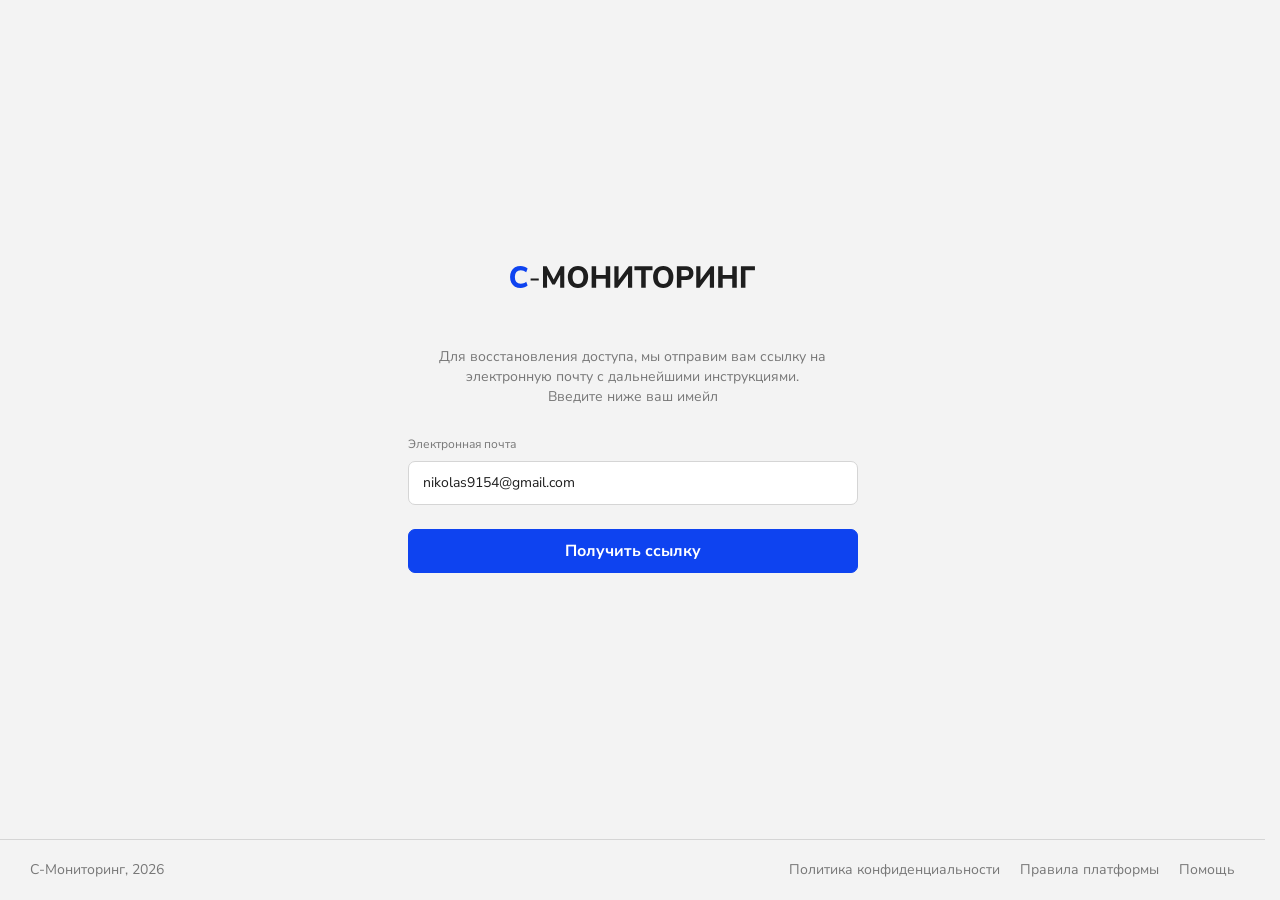
<file: login02.html>
<!DOCTYPE html>
<html lang="ru">
    <head>
        <title>Главная</title>
        <meta http-equiv="X-UA-Compatible" content="IE=edge" />
        <meta charset="utf-8" />
        <meta name="keywords" content="" />
        <meta name="description" content="" />
        <meta name="author" content="" />
        <meta name="viewport" content="width=device-width, initial-scale=1.0" />
        <link rel="stylesheet" href="./css/reset.css" />
        <link rel="stylesheet" href="./css/choices.min.css" />
        <link rel="stylesheet" href="./css/fancybox.css" />
        <link rel="stylesheet" href="./css/flatpickr.min.css" />
        <link rel="stylesheet" href="./css/swiper-bundle.min.css" />

        <script src="./js/flatpickr.js" defer></script>
        <script src="./js/ru.js" defer></script>
        <script src="./js/choices.min.js" defer></script>
        <script src="./js/swiper-bundle.min.js" defer></script>
        <script src="./js/inputmask.min.js" defer></script>
        <script src="./js/fancybox.umd.js" defer></script>
        <script src="./js/scripts.js" defer></script>
        <link rel="stylesheet" href="./css/style.css" />
    </head>
    <body>
        <!-- wrap -->
        <div class="wrap wrap-login">
            <!-- page -->
            <div class="page-full">
                <!--login-form-box-->
                <div class="login-form-box">
                    <div class="logo-inner-wrap">
                        <div class="logo">
                            <img
                                src="data:image/svg+xml,%3csvg%20xmlns='http://www.w3.org/2000/svg'%20fill='none'%20viewBox='0%200%20350%2031'%3e%3cpath%20fill='%230e43f0'%20d='M15.119%2031q-4.748%200-8.122-1.919t-5.206-5.373Q0%2020.212%200%2015.478q0-4.733%201.791-8.186%201.833-3.455%205.206-5.373Q10.372-.001%2015.12%200q2.916%200%205.581.938t4.373%202.559L23.074%208.74q-1.875-1.493-3.79-2.174a10.9%2010.9%200%200%200-3.957-.725q-4.165%200-6.33%202.516-2.166%202.473-2.166%207.12%200%204.65%202.165%207.164%202.166%202.517%206.331%202.516%202.082%200%203.957-.682%201.915-.724%203.79-2.217l2%205.244q-1.71%201.62-4.374%202.559a16.7%2016.7%200%200%201-5.581.938'/%3e%3cpath%20fill='%231e1e1e'%20d='M29.347%2020.596v-2.857H41.01v2.857zM47.041%2030.53V.47h5.373l10.621%2019.786h-1.416L72.198.468h5.29v30.062h-5.873V10.575h.916l-8.496%2015.436H60.41l-8.538-15.479h1v19.999zM97.062%2031q-3.249%200-5.956-1.109a13.1%2013.1%200%200%201-4.581-3.155q-1.916-2.048-2.958-4.904-1-2.856-1-6.353%200-3.54%201-6.354%201.042-2.857%202.958-4.86a13.1%2013.1%200%200%201%204.581-3.156Q93.813-.001%2097.062%200q3.29%200%205.956%201.109t4.581%203.112%202.958%204.862q1.041%202.856%201.041%206.353%200%203.54-1.041%206.396-1.042%202.858-2.958%204.904a13.1%2013.1%200%200%201-4.581%203.155q-2.665%201.11-5.956%201.109m0-5.629q2.499%200%204.207-1.15%201.707-1.195%202.624-3.412.958-2.26.958-5.33%200-3.113-.917-5.33-.916-2.218-2.665-3.37-1.75-1.15-4.207-1.15-2.415%200-4.165%201.15-1.75%201.152-2.666%203.37t-.916%205.33q0%203.07.916%205.33.917%202.217%202.666%203.411%201.749%201.151%204.165%201.151M116.592%2030.53V.47h6.455v12.068h13.662V.469h6.455v30.062h-6.455V18.037h-13.662v12.494zM149.09%2030.53V.47h5.998v20.596h-1L169.748.469h4.79v30.062h-5.997V9.893h.957l-15.66%2020.638zM187.447%2030.53V5.928h-9.705V.47h25.865v5.458h-9.705v24.604zM218.921%2031q-3.249%200-5.956-1.109a13.1%2013.1%200%200%201-4.582-3.155q-1.916-2.048-2.957-4.904-.999-2.856-.999-6.353%200-3.54.999-6.354%201.041-2.857%202.957-4.86a13.1%2013.1%200%200%201%204.582-3.156q2.707-1.11%205.956-1.109%203.29%200%205.956%201.109t4.581%203.112q1.916%202.005%202.957%204.862%201.042%202.856%201.042%206.353%200%203.54-1.042%206.396-1.041%202.858-2.957%204.904a13.1%2013.1%200%200%201-4.581%203.155q-2.666%201.11-5.956%201.109m0-5.629q2.499%200%204.206-1.15%201.708-1.195%202.624-3.412.958-2.26.958-5.33%200-3.113-.916-5.33t-2.666-3.37q-1.749-1.15-4.206-1.15-2.416%200-4.165%201.15-1.75%201.152-2.666%203.37t-.916%205.33q0%203.07.916%205.33.917%202.217%202.666%203.411%201.749%201.151%204.165%201.151M238.45%2030.53V.47h13.412q3.29%200%205.581%201.151%202.29%201.152%203.457%203.284%201.208%202.13%201.208%205.16%200%203.027-1.208%205.201-1.167%202.133-3.457%203.284t-5.581%201.151h-6.956v10.83zm6.456-15.947h5.873q2.499%200%203.79-1.151%201.333-1.151%201.333-3.369t-1.333-3.326q-1.291-1.108-3.79-1.108h-5.873zM266.108%2030.53V.47h5.998v20.596h-.999L286.767.469h4.79v30.062h-5.998V9.893h.958l-15.66%2020.638zM297.468%2030.53V.47h6.456v12.068h13.661V.469h6.456v30.062h-6.456V18.037h-13.661v12.494zM329.966%2030.53V.47H350v5.458h-13.578v24.604z'/%3e%3c/svg%3e"
                                alt=""
                            />
                        </div>
                    </div>
                    <div class="info-inner-wrap">
                        <p>
                            Для восстановления доступа, мы отправим вам ссылку на электронную почту с дальнейшими
                            инструкциями.
                            <br />
                            Введите ниже ваш имейл
                        </p>
                    </div>
                    <form action="/" class="form-inner-wrap">
                        <div class="frm-row">
                            <div class="frm-field">
                                <div class="field-title">Электронная почта</div>
                                <div class="frm-field-input">
                                    <input
                                        type="email"
                                        class="form-input"
                                        placeholder="example@gmail.com"
                                        value="nikolas9154@gmail.com"
                                    />
                                </div>
                            </div>
                        </div>
                        <div class="frm-row-submit">
                            <div class="frm-field field-submit">
                                <button type="submit" class="btn">
                                    <div class="button-title">Получить ссылку</div>
                                </button>
                            </div>
                        </div>
                    </form>
                </div>
                <!--/login-form-box-->
            </div>
            <!-- /page -->

            <!-- footer -->
            <footer class="footer">
                <div class="inner-wrap">
                    <div class="info-inner-wrap">
                        <div class="info-wrap">С-Мониторинг, 2026</div>
                        <div class="menu-wrap">
                            <ul class="menu">
                                <li><a href="">Политика конфиденциальности</a></li>
                                <li><a href="">Правила платформы</a></li>
                                <li><a href="">Помощь</a></li>
                            </ul>
                        </div>
                    </div>
                </div>
            </footer>
            <!-- /footer -->
        </div>
        <!-- /wrap -->

        <!-- popups (всплывающие окна) -->
    </body>
</html>
</file>
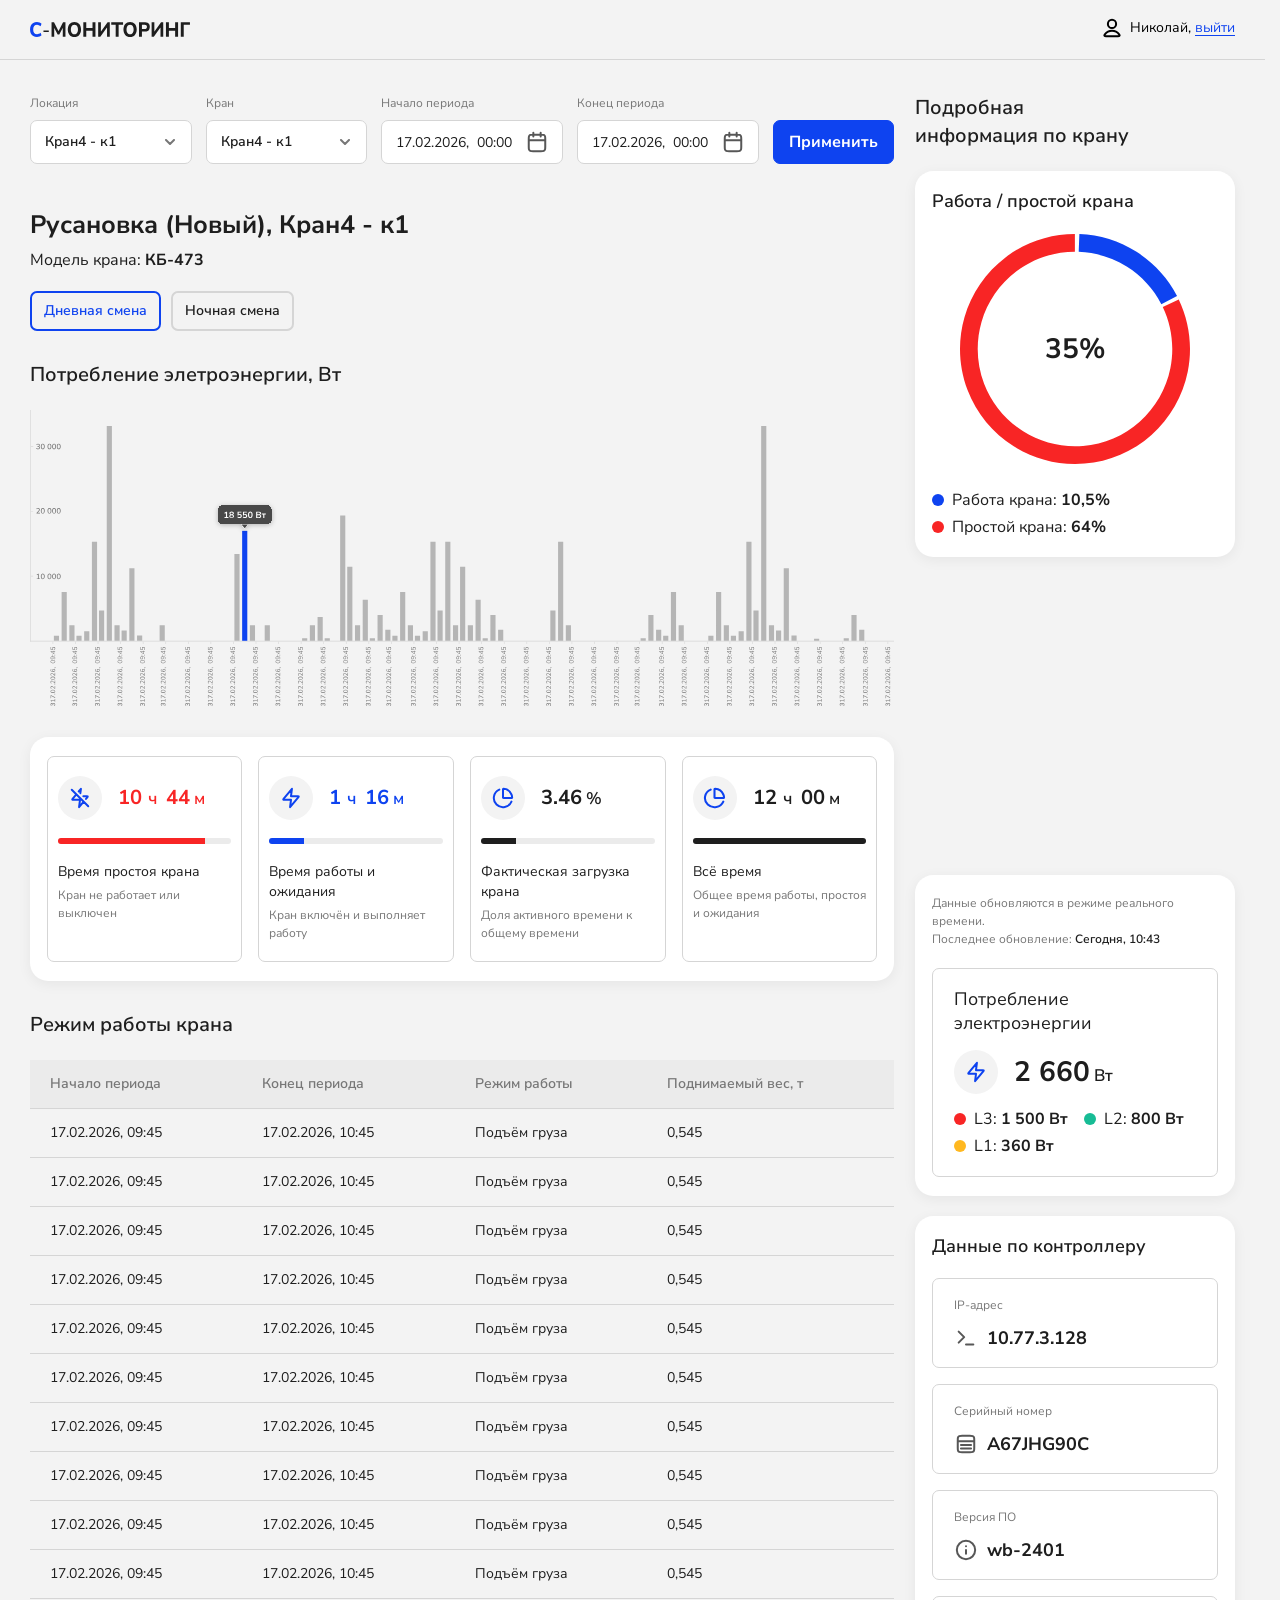
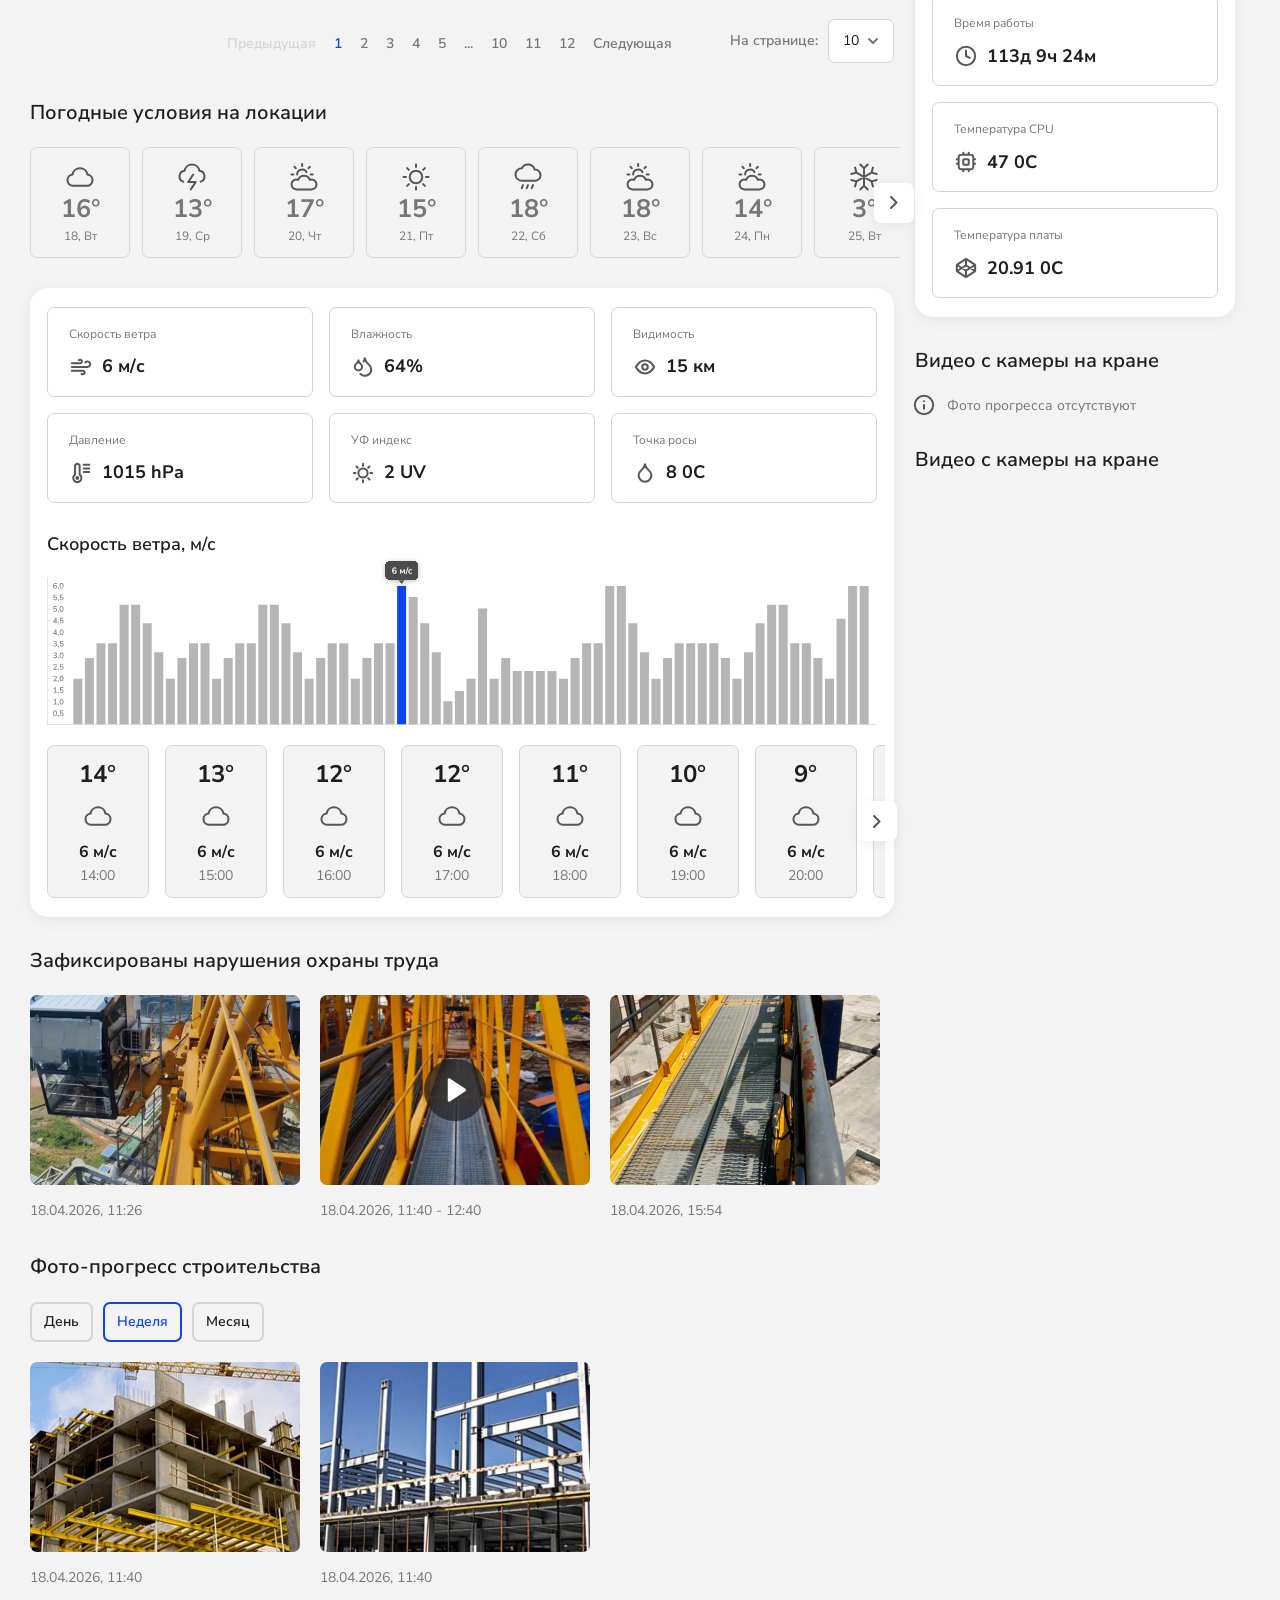
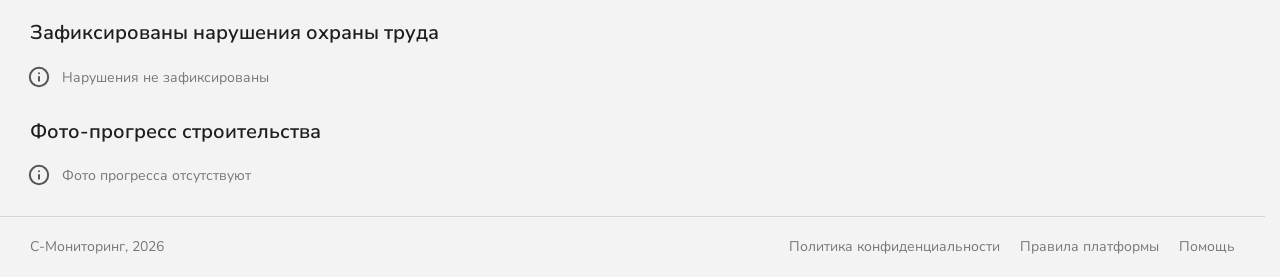
<file: main.html>
<!DOCTYPE html>
<html lang="ru">
    <head>
        <title>Главная</title>
        <meta http-equiv="X-UA-Compatible" content="IE=edge" />
        <meta charset="utf-8" />
        <meta name="keywords" content="" />
        <meta name="description" content="" />
        <meta name="author" content="" />
        <meta name="viewport" content="width=device-width, initial-scale=1.0" />
        <link rel="stylesheet" href="./css/reset.css" />
        <link rel="stylesheet" href="./css/choices.min.css" />
        <link rel="stylesheet" href="./css/fancybox.css" />
        <link rel="stylesheet" href="./css/flatpickr.min.css" />
        <link rel="stylesheet" href="./css/swiper-bundle.min.css" />

        <script src="./js/flatpickr.js" defer></script>
        <script src="./js/ru.js" defer></script>
        <script src="./js/choices.min.js" defer></script>
        <script src="./js/swiper-bundle.min.js" defer></script>
        <script src="./js/inputmask.min.js" defer></script>
        <script src="./js/fancybox.umd.js" defer></script>
        <script src="./js/scripts.js" defer></script>
        <link rel="stylesheet" href="./css/style.css" />
    </head>
    <body>
        <!-- wrap -->
        <div class="wrap">
            <!-- header -->
            <header class="header">
                <div class="inner-wrap">
                    <div class="logo-inner-wrap">
                        <a href="" class="logo">
                            <img
                                src="data:image/svg+xml,%3csvg%20xmlns='http://www.w3.org/2000/svg'%20fill='none'%20viewBox='0%200%20350%2031'%3e%3cpath%20fill='%230e43f0'%20d='M15.119%2031q-4.748%200-8.122-1.919t-5.206-5.373Q0%2020.212%200%2015.478q0-4.733%201.791-8.186%201.833-3.455%205.206-5.373Q10.372-.001%2015.12%200q2.916%200%205.581.938t4.373%202.559L23.074%208.74q-1.875-1.493-3.79-2.174a10.9%2010.9%200%200%200-3.957-.725q-4.165%200-6.33%202.516-2.166%202.473-2.166%207.12%200%204.65%202.165%207.164%202.166%202.517%206.331%202.516%202.082%200%203.957-.682%201.915-.724%203.79-2.217l2%205.244q-1.71%201.62-4.374%202.559a16.7%2016.7%200%200%201-5.581.938'/%3e%3cpath%20fill='%231e1e1e'%20d='M29.347%2020.596v-2.857H41.01v2.857zM47.041%2030.53V.47h5.373l10.621%2019.786h-1.416L72.198.468h5.29v30.062h-5.873V10.575h.916l-8.496%2015.436H60.41l-8.538-15.479h1v19.999zM97.062%2031q-3.249%200-5.956-1.109a13.1%2013.1%200%200%201-4.581-3.155q-1.916-2.048-2.958-4.904-1-2.856-1-6.353%200-3.54%201-6.354%201.042-2.857%202.958-4.86a13.1%2013.1%200%200%201%204.581-3.156Q93.813-.001%2097.062%200q3.29%200%205.956%201.109t4.581%203.112%202.958%204.862q1.041%202.856%201.041%206.353%200%203.54-1.041%206.396-1.042%202.858-2.958%204.904a13.1%2013.1%200%200%201-4.581%203.155q-2.665%201.11-5.956%201.109m0-5.629q2.499%200%204.207-1.15%201.707-1.195%202.624-3.412.958-2.26.958-5.33%200-3.113-.917-5.33-.916-2.218-2.665-3.37-1.75-1.15-4.207-1.15-2.415%200-4.165%201.15-1.75%201.152-2.666%203.37t-.916%205.33q0%203.07.916%205.33.917%202.217%202.666%203.411%201.749%201.151%204.165%201.151M116.592%2030.53V.47h6.455v12.068h13.662V.469h6.455v30.062h-6.455V18.037h-13.662v12.494zM149.09%2030.53V.47h5.998v20.596h-1L169.748.469h4.79v30.062h-5.997V9.893h.957l-15.66%2020.638zM187.447%2030.53V5.928h-9.705V.47h25.865v5.458h-9.705v24.604zM218.921%2031q-3.249%200-5.956-1.109a13.1%2013.1%200%200%201-4.582-3.155q-1.916-2.048-2.957-4.904-.999-2.856-.999-6.353%200-3.54.999-6.354%201.041-2.857%202.957-4.86a13.1%2013.1%200%200%201%204.582-3.156q2.707-1.11%205.956-1.109%203.29%200%205.956%201.109t4.581%203.112q1.916%202.005%202.957%204.862%201.042%202.856%201.042%206.353%200%203.54-1.042%206.396-1.041%202.858-2.957%204.904a13.1%2013.1%200%200%201-4.581%203.155q-2.666%201.11-5.956%201.109m0-5.629q2.499%200%204.206-1.15%201.708-1.195%202.624-3.412.958-2.26.958-5.33%200-3.113-.916-5.33t-2.666-3.37q-1.749-1.15-4.206-1.15-2.416%200-4.165%201.15-1.75%201.152-2.666%203.37t-.916%205.33q0%203.07.916%205.33.917%202.217%202.666%203.411%201.749%201.151%204.165%201.151M238.45%2030.53V.47h13.412q3.29%200%205.581%201.151%202.29%201.152%203.457%203.284%201.208%202.13%201.208%205.16%200%203.027-1.208%205.201-1.167%202.133-3.457%203.284t-5.581%201.151h-6.956v10.83zm6.456-15.947h5.873q2.499%200%203.79-1.151%201.333-1.151%201.333-3.369t-1.333-3.326q-1.291-1.108-3.79-1.108h-5.873zM266.108%2030.53V.47h5.998v20.596h-.999L286.767.469h4.79v30.062h-5.998V9.893h.958l-15.66%2020.638zM297.468%2030.53V.47h6.456v12.068h13.661V.469h6.456v30.062h-6.456V18.037h-13.661v12.494zM329.966%2030.53V.47H350v5.458h-13.578v24.604z'/%3e%3c/svg%3e"
                                alt=""
                            />
                        </a>
                    </div>
                    <div class="actions-inner-wrap">
                        <div class="action-wrap">
                            <div class="btn-action">
                                <div class="button-ico">
                                    <img
                                        src="data:image/svg+xml,%3csvg%20xmlns='http://www.w3.org/2000/svg'%20fill='none'%20viewBox='-1%20-1%2024%2024'%3e%3cpath%20stroke='%230e43f0'%20stroke-linecap='round'%20stroke-linejoin='round'%20stroke-width='2'%20d='M11%2013.75c-2.906%200-5.49%201.403-7.135%203.58-.354.47-.532.703-.526%201.02.005.245.158.553.35.704.25.196.595.196%201.286.196h12.05c.69%200%201.036%200%201.285-.195.193-.152.346-.46.35-.705.006-.317-.17-.55-.525-1.02-1.645-2.177-4.23-3.58-7.135-3.58M11%2011a4.125%204.125%200%201%200%200-8.25A4.125%204.125%200%200%200%2011%2011'/%3e%3c/svg%3e"
                                        alt=""
                                    />
                                </div>
                                <div class="button-title">
                                    <a href="" class="link-title">Николай,</a>
                                    <a href="" class="link-main">выйти</a>
                                </div>
                            </div>
                        </div>
                    </div>
                </div>
            </header>
            <!-- /header -->
            <!-- page -->
            <div class="page-full">
                <!--content-outer-wrap-->
                <div class="content-outer-wrap">
                    <!--content-wrap-->
                    <div class="content-wrap">
                        <!--filter-box-->
                        <div class="filter-box">
                            <div class="frm-row">
                                <div class="frm-field field-select">
                                    <div class="field-title">Локация</div>
                                    <div class="frm-field-input">
                                        <select class="form-input" required>
                                            <option disabled hidden value="">Выбрать</option>
                                            <!--placeholder-->
                                            <option>Кран4 - к1</option>
                                            <option selected>Кран4 - к1</option>
                                            <option>Кран4 - к1</option>
                                            <option>Кран4 - к1</option>
                                        </select>
                                    </div>
                                </div>
                                <div class="frm-field field-select">
                                    <div class="field-title">Кран</div>
                                    <div class="frm-field-input">
                                        <select class="form-input" required>
                                            <option disabled hidden value="">Выбрать</option>
                                            <!--placeholder-->
                                            <option>Кран4 - к1</option>
                                            <option selected>Кран4 - к1</option>
                                            <option>Кран4 - к1</option>
                                            <option>Кран4 - к1</option>
                                        </select>
                                    </div>
                                </div>
                                <div class="frm-field field-date-range">
                                    <div class="frm-field">
                                        <div class="field-title">Начало периода</div>
                                        <div class="frm-field-input field-date">
                                            <input
                                                type="text"
                                                class="form-input"
                                                placeholder="Paceholder"
                                                value="17.02.2026,  00:00"
                                            />
                                            <a href="" class="button-field btn-action-ico ico-calendar"></a>
                                        </div>
                                    </div>
                                    <div class="frm-field">
                                        <div class="field-title">Конец периода</div>
                                        <div class="frm-field-input field-date">
                                            <input
                                                type="text"
                                                class="form-input"
                                                placeholder="Paceholder"
                                                value="17.02.2026,  00:00"
                                            />
                                            <a href="" class="button-field btn-action-ico ico-calendar"></a>
                                        </div>
                                    </div>
                                </div>
                                <div class="frm-field field-submit">
                                    <button type="submit" class="btn">
                                        <div class="button-title">Применить</div>
                                    </button>
                                </div>
                            </div>
                        </div>
                        <!--/filter-box-->

                        <!--title-box-->
                        <div class="title-box">
                            <h2 class="h1-title section-title">Русановка (Новый), Кран4 - к1</h2>
                            <p>
                                Модель крана:
                                <b>КБ-473</b>
                            </p>
                        </div>
                        <!--/title-box-->

                        <!--tabs-box-->
                        <div class="tabs-box js-tabs-nav">
                            <ul class="menu">
                                <li>
                                    <a
                                        href=""
                                        class="btn button-medium button-border button-light active"
                                        data-tab="maintab01"
                                    >
                                        <div class="button-title">Дневная смена</div>
                                    </a>
                                </li>
                                <li>
                                    <a
                                        href=""
                                        class="btn button-medium button-border button-light"
                                        data-tab="maintab02"
                                    >
                                        <div class="button-title">Ночная смена</div>
                                    </a>
                                </li>
                            </ul>
                        </div>
                        <!--/tabs-box-->

                        <!--title-box-->
                        <div class="title-box">
                            <h2 class="h2-title section-title">Потребление элетроэнергии, Вт</h2>
                        </div>
                        <!--/title-box-->

                        <!--widget-box-->
                        <div class="widget-box js-tab-block" data-tab="maintab01">
                            <img src="./img/w01.svg" alt="" style="display: block; width: 100%" />
                        </div>
                        <!--/widget-box-->

                        <!--widget-box-->
                        <div class="widget-box js-tab-block" data-tab="maintab02">
                            <img src="./img/w01.svg" alt="" style="display: block; width: 100%" />
                        </div>
                        <!--/widget-box-->

                        <!--content-box-->
                        <div class="content-box">
                            <div class="tiles-box">
                                <div class="items-wrap">
                                    <!--item wrap-->
                                    <div class="item-wrap">
                                        <div class="elm-panel panel-bg-white elm-panel-info">
                                            <div class="panel-value-wrap">
                                                <div class="elm-ico">
                                                    <img
                                                        src="data:image/svg+xml,%3csvg%20xmlns='http://www.w3.org/2000/svg'%20fill='none'%20viewBox='-1%20-1%2024%2024'%3e%3cpath%20stroke='%230e43f0'%20stroke-linecap='round'%20stroke-linejoin='round'%20stroke-width='2'%20d='m7.333%207.333-3.58%204.297c-.32.384-.48.576-.483.738-.002.14.06.275.17.364.127.101.376.101.876.101H11l-.917%207.334%204.584-5.5m-.321-5.5h3.338c.5%200%20.75%200%20.875.101.11.089.173.223.17.364-.002.162-.162.354-.481.737l-1.244%201.492M9.692%204.503l2.225-2.67-.55%204.398M19.25%2019.25%202.75%202.75'/%3e%3c/svg%3e"
                                                        alt=""
                                                    />
                                                </div>
                                                <div class="elm-value text-alert">
                                                    <span class="value-title">10</span>
                                                    ч
                                                    <span class="value-title">44</span>
                                                    м
                                                </div>
                                            </div>
                                            <div class="panel-sacale-wrap">
                                                <div class="elm-scale text-alert" data-value="85"></div>
                                            </div>
                                            <div class="panel-info-wrap">
                                                <div class="panel-title">Время простоя крана</div>
                                                <div class="panel-info">Кран не работает или выключен</div>
                                            </div>
                                        </div>
                                    </div>
                                    <!--/item wrap-->
                                    <!--item wrap-->
                                    <div class="item-wrap">
                                        <div class="elm-panel panel-bg-white elm-panel-info">
                                            <div class="panel-value-wrap">
                                                <div class="elm-ico">
                                                    <img
                                                        src="data:image/svg+xml,%3csvg%20xmlns='http://www.w3.org/2000/svg'%20fill='none'%20viewBox='-1%20-1%2024%2024'%3e%3cpath%20stroke='%230e43f0'%20stroke-linecap='round'%20stroke-linejoin='round'%20stroke-width='2'%20d='m11.917%201.833-8.165%209.798c-.32.383-.48.575-.482.737-.002.14.061.275.17.364.127.101.376.101.876.101H11l-.917%207.334%208.165-9.798c.32-.383.48-.575.482-.737a.46.46%200%200%200-.17-.364c-.127-.101-.376-.101-.876-.101H11z'/%3e%3c/svg%3e"
                                                        alt=""
                                                    />
                                                </div>
                                                <div class="elm-value text-att">
                                                    <span class="value-title">1</span>
                                                    ч
                                                    <span class="value-title">16</span>
                                                    м
                                                </div>
                                            </div>
                                            <div class="panel-sacale-wrap">
                                                <div class="elm-scale text-att" data-value="20"></div>
                                            </div>
                                            <div class="panel-info-wrap">
                                                <div class="panel-title">Время работы и ожидания</div>
                                                <div class="panel-info">Кран включён и выполняет работу</div>
                                            </div>
                                        </div>
                                    </div>
                                    <!--/item wrap-->
                                    <!--item wrap-->
                                    <div class="item-wrap">
                                        <div class="elm-panel panel-bg-white elm-panel-info">
                                            <div class="panel-value-wrap">
                                                <div class="elm-ico">
                                                    <img
                                                        src="data:image/svg+xml,%3csvg%20xmlns='http://www.w3.org/2000/svg'%20fill='none'%20viewBox='-1%20-1%2024%2024'%3e%3cg%20clip-path='url(%23a)'%3e%3cpath%20stroke='%230e43f0'%20stroke-linecap='round'%20stroke-linejoin='round'%20stroke-width='2'%20d='M19.443%2014.566A9.168%209.168%200%201%201%207.333%202.594M19.47%207.492c.367.886.592%201.823.669%202.776.018.235.028.353-.019.459a.5.5%200%200%201-.201.218c-.102.055-.23.055-.484.055h-7.7c-.257%200-.385%200-.483-.05a.46.46%200%200%201-.2-.2c-.05-.098-.05-.227-.05-.483v-7.7c0-.255%200-.382.054-.484a.5.5%200%200%201%20.219-.202c.106-.047.224-.037.459-.018a9.17%209.17%200%200%201%207.736%205.63'/%3e%3c/g%3e%3cdefs%3e%3cclipPath%20id='a'%3e%3cpath%20fill='%23fff'%20d='M0%200h22v22H0z'/%3e%3c/clipPath%3e%3c/defs%3e%3c/svg%3e"
                                                        alt=""
                                                    />
                                                </div>
                                                <div class="elm-value">
                                                    <span class="value-title">3.46</span>
                                                    %
                                                </div>
                                            </div>
                                            <div class="panel-sacale-wrap">
                                                <div class="elm-scale" data-value="20"></div>
                                            </div>
                                            <div class="panel-info-wrap">
                                                <div class="panel-title">Фактическая загрузка крана</div>
                                                <div class="panel-info">Доля активного времени к общему времени</div>
                                            </div>
                                        </div>
                                    </div>
                                    <!--/item wrap-->
                                    <!--item wrap-->
                                    <div class="item-wrap">
                                        <div class="elm-panel panel-bg-white elm-panel-info">
                                            <div class="panel-value-wrap">
                                                <div class="elm-ico">
                                                    <img
                                                        src="data:image/svg+xml,%3csvg%20xmlns='http://www.w3.org/2000/svg'%20fill='none'%20viewBox='-1%20-1%2024%2024'%3e%3cg%20clip-path='url(%23a)'%3e%3cpath%20stroke='%230e43f0'%20stroke-linecap='round'%20stroke-linejoin='round'%20stroke-width='2'%20d='M19.443%2014.566A9.168%209.168%200%201%201%207.333%202.594M19.47%207.492c.367.886.592%201.823.669%202.776.018.235.028.353-.019.459a.5.5%200%200%201-.201.218c-.102.055-.23.055-.484.055h-7.7c-.257%200-.385%200-.483-.05a.46.46%200%200%201-.2-.2c-.05-.098-.05-.227-.05-.483v-7.7c0-.255%200-.382.054-.484a.5.5%200%200%201%20.219-.202c.106-.047.224-.037.459-.018a9.17%209.17%200%200%201%207.736%205.63'/%3e%3c/g%3e%3cdefs%3e%3cclipPath%20id='a'%3e%3cpath%20fill='%23fff'%20d='M0%200h22v22H0z'/%3e%3c/clipPath%3e%3c/defs%3e%3c/svg%3e"
                                                        alt=""
                                                    />
                                                </div>
                                                <div class="elm-value">
                                                    <span class="value-title">12</span>
                                                    ч
                                                    <span class="value-title">00</span>
                                                    м
                                                </div>
                                            </div>
                                            <div class="panel-sacale-wrap">
                                                <div class="elm-scale" data-value="100"></div>
                                            </div>
                                            <div class="panel-info-wrap">
                                                <div class="panel-title">Всё время</div>
                                                <div class="panel-info">Общее время работы, простоя и ожидания</div>
                                            </div>
                                        </div>
                                    </div>
                                    <!--/item wrap-->
                                </div>
                            </div>
                        </div>
                        <!--/content-box-->

                        <!--title-box-->
                        <div class="title-box">
                            <h2 class="h2-title section-title">Режим работы крана</h2>
                        </div>
                        <!--/title-box-->

                        <!--table-box-->
                        <div class="table-box">
                            <div class="tbl-inner-wrap">
                                <table>
                                    <thead>
                                        <tr>
                                            <th>Начало периода</th>
                                            <th>Конец периода</th>
                                            <th>Режим работы</th>
                                            <th>Поднимаемый вес, т</th>
                                        </tr>
                                    </thead>
                                    <tbody>
                                        <tr>
                                            <td>17.02.2026, 09:45</td>
                                            <td>17.02.2026, 10:45</td>
                                            <td>Подъём груза</td>
                                            <td>0,545</td>
                                        </tr>
                                        <tr>
                                            <td>17.02.2026, 09:45</td>
                                            <td>17.02.2026, 10:45</td>
                                            <td>Подъём груза</td>
                                            <td>0,545</td>
                                        </tr>
                                        <tr>
                                            <td>17.02.2026, 09:45</td>
                                            <td>17.02.2026, 10:45</td>
                                            <td>Подъём груза</td>
                                            <td>0,545</td>
                                        </tr>
                                        <tr>
                                            <td>17.02.2026, 09:45</td>
                                            <td>17.02.2026, 10:45</td>
                                            <td>Подъём груза</td>
                                            <td>0,545</td>
                                        </tr>
                                        <tr>
                                            <td>17.02.2026, 09:45</td>
                                            <td>17.02.2026, 10:45</td>
                                            <td>Подъём груза</td>
                                            <td>0,545</td>
                                        </tr>
                                        <tr>
                                            <td>17.02.2026, 09:45</td>
                                            <td>17.02.2026, 10:45</td>
                                            <td>Подъём груза</td>
                                            <td>0,545</td>
                                        </tr>
                                        <tr>
                                            <td>17.02.2026, 09:45</td>
                                            <td>17.02.2026, 10:45</td>
                                            <td>Подъём груза</td>
                                            <td>0,545</td>
                                        </tr>
                                        <tr>
                                            <td>17.02.2026, 09:45</td>
                                            <td>17.02.2026, 10:45</td>
                                            <td>Подъём груза</td>
                                            <td>0,545</td>
                                        </tr>
                                        <tr>
                                            <td>17.02.2026, 09:45</td>
                                            <td>17.02.2026, 10:45</td>
                                            <td>Подъём груза</td>
                                            <td>0,545</td>
                                        </tr>
                                        <tr>
                                            <td>17.02.2026, 09:45</td>
                                            <td>17.02.2026, 10:45</td>
                                            <td>Подъём груза</td>
                                            <td>0,545</td>
                                        </tr>
                                    </tbody>
                                </table>
                            </div>
                            <!--page-actions-box-->
                            <div class="page-actions-box">
                                <div class="pages-inner-wrap">
                                    <a href="" class="btn-page button-disabled">Предыдущая</a>
                                    <div class="pages-wrap">
                                        <a href="" class="btn-page active">1</a>
                                        <a href="" class="btn-page">2</a>
                                        <a href="" class="btn-page">3</a>
                                        <a href="" class="btn-page">4</a>
                                        <a href="" class="btn-page">5</a>
                                        <a href="" class="btn-page">...</a>
                                        <a href="" class="btn-page">10</a>
                                        <a href="" class="btn-page">11</a>
                                        <a href="" class="btn-page">12</a>
                                    </div>
                                    <a href="" class="btn-page">Следующая</a>
                                </div>
                                <div class="view-inner-wrap">
                                    <div class="action-title">На странице:</div>
                                    <div class="action-field">
                                        <select class="form-input">
                                            <option selected>10</option>
                                            <option>25</option>
                                            <option>50</option>
                                        </select>
                                    </div>
                                </div>
                            </div>
                            <!--/page-actions-box-->
                        </div>
                        <!--/table-box-->

                        <!--title-box-->
                        <div class="title-box">
                            <h2 class="h2-title section-title">Погодные условия на локации</h2>
                        </div>
                        <!--/title-box-->

                        <!--tiles-box-->
                        <div class="tiles-box">
                            <div class="slider-inner-wrap slider-tiles">
                                <div class="slider-wrap swiper">
                                    <div class="slider swiper-wrapper">
                                        <!--sl-wrap-->
                                        <div class="sl-wrap swiper-slide">
                                            <div class="elm-panel elm-panel-weather">
                                                <div class="elm-ico">
                                                    <img
                                                        src="data:image/svg+xml,%3csvg%20xmlns='http://www.w3.org/2000/svg'%20fill='none'%20viewBox='0%200%2030%2030'%3e%3cpath%20stroke='%230e43f0'%20stroke-linecap='round'%20stroke-linejoin='round'%20stroke-width='2'%20d='M8.125%2023.75A5.625%205.625%200%200%201%207.6%2012.524a7.502%207.502%200%200%201%2014.8%200%205.626%205.626%200%200%201-.525%2011.226z'/%3e%3c/svg%3e"
                                                        alt=""
                                                    />
                                                </div>
                                                <div class="panel-value" data-unit="°">16</div>
                                                <div class="panel-info">18, Вт</div>
                                            </div>
                                        </div>
                                        <!--/sl-wrap-->
                                        <!--sl-wrap-->
                                        <div class="sl-wrap swiper-slide">
                                            <div class="elm-panel elm-panel-weather">
                                                <div class="elm-ico">
                                                    <img
                                                        src="data:image/svg+xml,%3csvg%20xmlns='http://www.w3.org/2000/svg'%20fill='none'%20viewBox='0%200%2030%2030'%3e%3cpath%20stroke='%230e43f0'%20stroke-linecap='round'%20stroke-linejoin='round'%20stroke-width='2'%20d='M23.75%2019.68A5.627%205.627%200%200%200%2022.4%208.774a7.502%207.502%200%200%200-14.8%200A5.626%205.626%200%200%200%206.25%2019.68m10-7.18-5%207.5h7.5l-5%207.5'/%3e%3c/svg%3e"
                                                        alt=""
                                                    />
                                                </div>
                                                <div class="panel-value" data-unit="°">13</div>
                                                <div class="panel-info">19, Ср</div>
                                            </div>
                                        </div>
                                        <!--/sl-wrap-->
                                        <!--sl-wrap-->
                                        <div class="sl-wrap swiper-slide">
                                            <div class="elm-panel elm-panel-weather">
                                                <div class="elm-ico">
                                                    <img
                                                        src="data:image/svg+xml,%3csvg%20xmlns='http://www.w3.org/2000/svg'%20fill='none'%20viewBox='0%200%2030%2030'%3e%3cpath%20stroke='%230e43f0'%20stroke-linecap='round'%20stroke-linejoin='round'%20stroke-width='2'%20d='M13.125%201.875v2M4.5%2012.5h-2m4.314-6.31L5.4%204.774m14.037%201.414%201.415-1.414M23.75%2012.5h-2m-13.625%200a5%205%200%200%201%209.375-2.422M7.5%2027.5a5%205%200%201%201%201.656-9.72%206.252%206.252%200%200%201%2011.689%200A5%205%200%201%201%2022.5%2027.5z'/%3e%3c/svg%3e"
                                                        alt=""
                                                    />
                                                </div>
                                                <div class="panel-value" data-unit="°">17</div>
                                                <div class="panel-info">20, Чт</div>
                                            </div>
                                        </div>
                                        <!--/sl-wrap-->
                                        <!--sl-wrap-->
                                        <div class="sl-wrap swiper-slide">
                                            <div class="elm-panel elm-panel-weather">
                                                <div class="elm-ico">
                                                    <img
                                                        src="data:image/svg+xml,%3csvg%20xmlns='http://www.w3.org/2000/svg'%20fill='none'%20viewBox='0%200%2030%2030'%3e%3cpath%20stroke='%230e43f0'%20stroke-linecap='round'%20stroke-linejoin='round'%20stroke-width='2'%20d='M15%202.5V5m0%2020v2.5M5%2015H2.5m5.393-7.107L6.125%206.125m15.982%201.768%201.768-1.768M7.893%2022.113%206.125%2023.88m15.982-1.767%201.768%201.767M27.5%2015H25m-3.75%200a6.25%206.25%200%201%201-12.5%200%206.25%206.25%200%200%201%2012.5%200'/%3e%3c/svg%3e"
                                                        alt=""
                                                    />
                                                </div>
                                                <div class="panel-value" data-unit="°">15</div>
                                                <div class="panel-info">21, Пт</div>
                                            </div>
                                        </div>
                                        <!--/sl-wrap-->
                                        <!--sl-wrap-->
                                        <div class="sl-wrap swiper-slide">
                                            <div class="elm-panel elm-panel-weather">
                                                <div class="elm-ico">
                                                    <img
                                                        src="data:image/svg+xml,%3csvg%20xmlns='http://www.w3.org/2000/svg'%20fill='none'%20viewBox='0%200%2030%2030'%3e%3cpath%20stroke='%230e43f0'%20stroke-linecap='round'%20stroke-linejoin='round'%20stroke-width='2'%20d='m20%2023.125-1.25%203.125M10%2023.125%208.75%2026.25M15%2023.125l-1.25%203.125m-5-7.5a6.25%206.25%200%201%201%20.124-12.499%206.878%206.878%200%200%201%2012.744%201.255q.127-.006.257-.006a5.625%205.625%200%200%201%200%2011.25z'/%3e%3c/svg%3e"
                                                        alt=""
                                                    />
                                                </div>
                                                <div class="panel-value" data-unit="°">18</div>
                                                <div class="panel-info">22, Сб</div>
                                            </div>
                                        </div>
                                        <!--/sl-wrap-->
                                        <!--sl-wrap-->
                                        <div class="sl-wrap swiper-slide">
                                            <div class="elm-panel elm-panel-weather">
                                                <div class="elm-ico">
                                                    <img
                                                        src="data:image/svg+xml,%3csvg%20xmlns='http://www.w3.org/2000/svg'%20fill='none'%20viewBox='0%200%2030%2030'%3e%3cpath%20stroke='%230e43f0'%20stroke-linecap='round'%20stroke-linejoin='round'%20stroke-width='2'%20d='M13.125%201.875v2M4.5%2012.5h-2m4.314-6.31L5.4%204.774m14.037%201.414%201.415-1.414M23.75%2012.5h-2m-13.625%200a5%205%200%200%201%209.375-2.422M7.5%2027.5a5%205%200%201%201%201.656-9.72%206.252%206.252%200%200%201%2011.689%200A5%205%200%201%201%2022.5%2027.5z'/%3e%3c/svg%3e"
                                                        alt=""
                                                    />
                                                </div>
                                                <div class="panel-value" data-unit="°">18</div>
                                                <div class="panel-info">23, Вс</div>
                                            </div>
                                        </div>
                                        <!--/sl-wrap-->
                                        <!--sl-wrap-->
                                        <div class="sl-wrap swiper-slide">
                                            <div class="elm-panel elm-panel-weather">
                                                <div class="elm-ico">
                                                    <img
                                                        src="data:image/svg+xml,%3csvg%20xmlns='http://www.w3.org/2000/svg'%20fill='none'%20viewBox='0%200%2030%2030'%3e%3cpath%20stroke='%230e43f0'%20stroke-linecap='round'%20stroke-linejoin='round'%20stroke-width='2'%20d='M13.125%201.875v2M4.5%2012.5h-2m4.314-6.31L5.4%204.774m14.037%201.414%201.415-1.414M23.75%2012.5h-2m-13.625%200a5%205%200%200%201%209.375-2.422M7.5%2027.5a5%205%200%201%201%201.656-9.72%206.252%206.252%200%200%201%2011.689%200A5%205%200%201%201%2022.5%2027.5z'/%3e%3c/svg%3e"
                                                        alt=""
                                                    />
                                                </div>
                                                <div class="panel-value" data-unit="°">14</div>
                                                <div class="panel-info">24, Пн</div>
                                            </div>
                                        </div>
                                        <!--/sl-wrap-->
                                        <!--sl-wrap-->
                                        <div class="sl-wrap swiper-slide">
                                            <div class="elm-panel elm-panel-weather">
                                                <div class="elm-ico">
                                                    <img
                                                        src="data:image/svg+xml,%3csvg%20xmlns='http://www.w3.org/2000/svg'%20fill='none'%20viewBox='0%200%2030%2030'%3e%3cpath%20stroke='%230e43f0'%20stroke-linecap='round'%20stroke-linejoin='round'%20stroke-width='2'%20d='m22.578%2010.625-15.156%208.75m15.156-8.75%201.372-5.123m-1.372%205.123%205.122%201.373M7.422%2019.375%202.3%2018.002m5.122%201.373L6.05%2024.498m16.528-5.123-15.156-8.75m15.156%208.75%205.122-1.373m-5.122%201.373%201.372%205.122M7.422%2010.625%206.05%205.503m1.372%205.122L2.3%2011.998M15%206.25v17.5m0-17.5L11.25%202.5M15%206.25l3.75-3.75M15%2023.75l-3.75%203.75M15%2023.75l3.75%203.75'/%3e%3c/svg%3e"
                                                        alt=""
                                                    />
                                                </div>
                                                <div class="panel-value" data-unit="°">3</div>
                                                <div class="panel-info">25, Вт</div>
                                            </div>
                                        </div>
                                        <!--/sl-wrap-->
                                        <!--sl-wrap-->
                                        <div class="sl-wrap swiper-slide">
                                            <div class="elm-panel elm-panel-weather">
                                                <div class="elm-ico">
                                                    <img
                                                        src="data:image/svg+xml,%3csvg%20xmlns='http://www.w3.org/2000/svg'%20fill='none'%20viewBox='0%200%2030%2030'%3e%3cpath%20stroke='%230e43f0'%20stroke-linecap='round'%20stroke-linejoin='round'%20stroke-width='2'%20d='M15%202.5V5m0%2020v2.5M5%2015H2.5m5.393-7.107L6.125%206.125m15.982%201.768%201.768-1.768M7.893%2022.113%206.125%2023.88m15.982-1.767%201.768%201.767M27.5%2015H25m-3.75%200a6.25%206.25%200%201%201-12.5%200%206.25%206.25%200%200%201%2012.5%200'/%3e%3c/svg%3e"
                                                        alt=""
                                                    />
                                                </div>
                                                <div class="panel-value" data-unit="°">11</div>
                                                <div class="panel-info">26, Ср</div>
                                            </div>
                                        </div>
                                        <!--/sl-wrap-->
                                        <!--sl-wrap-->
                                        <div class="sl-wrap swiper-slide">
                                            <div class="elm-panel elm-panel-weather">
                                                <div class="elm-ico">
                                                    <img
                                                        src="data:image/svg+xml,%3csvg%20xmlns='http://www.w3.org/2000/svg'%20fill='none'%20viewBox='0%200%2030%2030'%3e%3cpath%20stroke='%230e43f0'%20stroke-linecap='round'%20stroke-linejoin='round'%20stroke-width='2'%20d='M25%2019.053a5.626%205.626%200%200%200-2.6-10.279%207.502%207.502%200%200%200-14.8%200A5.626%205.626%200%200%200%205%2019.053m5%203.447V25m0-10v2.5m10%205V25m0-10v2.5M15%2025v2.5m0-10V20'/%3e%3c/svg%3e"
                                                        alt=""
                                                    />
                                                </div>
                                                <div class="panel-value" data-unit="°">10</div>
                                                <div class="panel-info">27, Чт</div>
                                            </div>
                                        </div>
                                        <!--/sl-wrap-->
                                        <!--sl-wrap-->
                                        <div class="sl-wrap swiper-slide">
                                            <div class="elm-panel elm-panel-weather">
                                                <div class="elm-ico">
                                                    <img
                                                        src="data:image/svg+xml,%3csvg%20xmlns='http://www.w3.org/2000/svg'%20fill='none'%20viewBox='0%200%2030%2030'%3e%3cpath%20stroke='%230e43f0'%20stroke-linecap='round'%20stroke-linejoin='round'%20stroke-width='2'%20d='M15%202.5V5m0%2020v2.5M5%2015H2.5m5.393-7.107L6.125%206.125m15.982%201.768%201.768-1.768M7.893%2022.113%206.125%2023.88m15.982-1.767%201.768%201.767M27.5%2015H25m-3.75%200a6.25%206.25%200%201%201-12.5%200%206.25%206.25%200%200%201%2012.5%200'/%3e%3c/svg%3e"
                                                        alt=""
                                                    />
                                                </div>
                                                <div class="panel-value" data-unit="°">12</div>
                                                <div class="panel-info">28, Пт</div>
                                            </div>
                                        </div>
                                        <!--/sl-wrap-->
                                        <!--sl-wrap-->
                                        <div class="sl-wrap swiper-slide">
                                            <div class="elm-panel elm-panel-weather">
                                                <div class="elm-ico">
                                                    <img
                                                        src="data:image/svg+xml,%3csvg%20xmlns='http://www.w3.org/2000/svg'%20fill='none'%20viewBox='0%200%2030%2030'%3e%3cpath%20stroke='%230e43f0'%20stroke-linecap='round'%20stroke-linejoin='round'%20stroke-width='2'%20d='M15%202.5V5m0%2020v2.5M5%2015H2.5m5.393-7.107L6.125%206.125m15.982%201.768%201.768-1.768M7.893%2022.113%206.125%2023.88m15.982-1.767%201.768%201.767M27.5%2015H25m-3.75%200a6.25%206.25%200%201%201-12.5%200%206.25%206.25%200%200%201%2012.5%200'/%3e%3c/svg%3e"
                                                        alt=""
                                                    />
                                                </div>
                                                <div class="panel-value" data-unit="°">12</div>
                                                <div class="panel-info">28, Пт</div>
                                            </div>
                                        </div>
                                        <!--/sl-wrap-->
                                    </div>
                                </div>
                                <div
                                    class="btn-action-ico ico-arrow ico-arrow-prev button-slider button-slider-prev button-slider-tiles-prev"
                                ></div>
                                <div
                                    class="btn-action-ico ico-arrow ico-arrow-next button-slider button-slider-next button-slider-tiles-next"
                                ></div>
                            </div>
                        </div>
                        <!--/tiles-box-->

                        <!--content-box-->
                        <div class="content-box">
                            <!--tiles-box-->
                            <div class="tiles-box">
                                <div class="items-wrap col-6">
                                    <!--item wrap-->
                                    <div class="item-wrap">
                                        <div class="elm-panel elm-panel-small">
                                            <div class="panel-title-wrap">
                                                <div class="panel-info">Скорость ветра</div>
                                            </div>
                                            <div class="panel-info-wrap">
                                                <div class="elm-ico">
                                                    <img
                                                        src="data:image/svg+xml,%3csvg%20xmlns='http://www.w3.org/2000/svg'%20fill='none'%20viewBox='-1%20-1%2024%2024'%3e%3cpath%20stroke='%230e43f0'%20stroke-linecap='round'%20stroke-linejoin='round'%20stroke-width='2'%20d='M8.717%204.278a1.833%201.833%200%201%201%201.367%203.056h-8.25m9.633%2010.388a1.833%201.833%200%201%200%201.367-3.056h-11m13.533-8.25A2.75%202.75%200%201%201%2017.417%2011H1.833'/%3e%3c/svg%3e"
                                                        alt=""
                                                    />
                                                </div>
                                                <div class="panel-value">6 м/с</div>
                                            </div>
                                        </div>
                                    </div>
                                    <!--/item wrap-->
                                    <!--item wrap-->
                                    <div class="item-wrap">
                                        <div class="elm-panel elm-panel-small">
                                            <div class="panel-title-wrap">
                                                <div class="panel-info">Влажность</div>
                                            </div>
                                            <div class="panel-info-wrap">
                                                <div class="elm-ico">
                                                    <img
                                                        src="data:image/svg+xml,%3csvg%20xmlns='http://www.w3.org/2000/svg'%20fill='none'%20viewBox='-1%20-1%2024%2024'%3e%3cpath%20stroke='%230e43f0'%20stroke-linecap='round'%20stroke-linejoin='round'%20stroke-width='2'%20d='M11.513%205.573a10%2010%200%200%200%201.32-3.281c.459%202.291%201.834%204.491%203.667%205.958s2.75%203.208%202.75%205.042a6.399%206.399%200%200%201-10.917%204.556m-1.916-3.383c2.016%200%203.666-1.677%203.666-3.712%200-1.064-.522-2.072-1.567-2.925s-1.833-2.117-2.1-3.446a6.04%206.04%200%200%201-2.099%203.446c-1.054.844-1.567%201.87-1.567%202.925%200%202.035%201.65%203.712%203.667%203.712'/%3e%3c/svg%3e"
                                                        alt=""
                                                    />
                                                </div>
                                                <div class="panel-value">64%</div>
                                            </div>
                                        </div>
                                    </div>
                                    <!--/item wrap-->
                                    <!--item wrap-->
                                    <div class="item-wrap">
                                        <div class="elm-panel elm-panel-small">
                                            <div class="panel-title-wrap">
                                                <div class="panel-info">Видимость</div>
                                            </div>
                                            <div class="panel-info-wrap">
                                                <div class="elm-ico">
                                                    <img
                                                        src="data:image/svg+xml,%3csvg%20xmlns='http://www.w3.org/2000/svg'%20fill='none'%20viewBox='-1%20-1%2024%2024'%3e%3cpath%20stroke='%230e43f0'%20stroke-linecap='round'%20stroke-linejoin='round'%20stroke-width='2'%20d='M2.218%2011.654c-.124-.198-.187-.297-.222-.45a1.1%201.1%200%200%201%200-.409c.035-.152.098-.251.222-.449C3.25%208.713%206.321%204.583%2011%204.583s7.75%204.13%208.782%205.763c.125.198.188.297.223.45.026.114.026.294%200%20.409-.035.152-.098.251-.223.449-1.031%201.633-4.102%205.763-8.782%205.763s-7.75-4.13-8.782-5.763'/%3e%3cpath%20stroke='%230e43f0'%20stroke-linecap='round'%20stroke-linejoin='round'%20stroke-width='2'%20d='M11%2013.75a2.75%202.75%200%201%200%200-5.5%202.75%202.75%200%200%200%200%205.5'/%3e%3c/svg%3e"
                                                        alt=""
                                                    />
                                                </div>
                                                <div class="panel-value">15 км</div>
                                            </div>
                                        </div>
                                    </div>
                                    <!--/item wrap-->
                                    <!--item wrap-->
                                    <div class="item-wrap">
                                        <div class="elm-panel elm-panel-small">
                                            <div class="panel-title-wrap">
                                                <div class="panel-info">Давление</div>
                                            </div>
                                            <div class="panel-info-wrap">
                                                <div class="elm-ico">
                                                    <img
                                                        src="data:image/svg+xml,%3csvg%20xmlns='http://www.w3.org/2000/svg'%20fill='none'%20viewBox='-1%20-1%2024%2024'%3e%3cpath%20stroke='%230e43f0'%20stroke-linecap='round'%20stroke-linejoin='round'%20stroke-width='2'%20d='M19.25%202.75h-5.5m5.5%203.667h-5.5m5.5%203.666h-5.5m-8.708%202.528V4.125a2.292%202.292%200%201%201%204.583%200v8.486a4.125%204.125%200%201%201-4.583%200m3.208%203.43a.917.917%200%201%201-1.834%200%20.917.917%200%200%201%201.834%200'/%3e%3c/svg%3e"
                                                        alt=""
                                                    />
                                                </div>
                                                <div class="panel-value">1015 hPa</div>
                                            </div>
                                        </div>
                                    </div>
                                    <!--/item wrap-->
                                    <!--item wrap-->
                                    <div class="item-wrap">
                                        <div class="elm-panel elm-panel-small">
                                            <div class="panel-title-wrap">
                                                <div class="panel-info">УФ индекс</div>
                                            </div>
                                            <div class="panel-info-wrap">
                                                <div class="elm-ico">
                                                    <img
                                                        src="data:image/svg+xml,%3csvg%20xmlns='http://www.w3.org/2000/svg'%20fill='none'%20viewBox='-1%20-1%2024%2024'%3e%3cg%20clip-path='url(%23a)'%3e%3cpath%20stroke='%230e43f0'%20stroke-linecap='round'%20stroke-linejoin='round'%20stroke-width='2'%20d='M11%201.833v1.834m0%2014.666v1.834M3.667%2011H1.833m3.955-5.212L4.492%204.492m11.72%201.296%201.296-1.296M5.788%2016.215l-1.296%201.296m11.72-1.296%201.296%201.296M20.167%2011h-1.834m-2.75%200a4.583%204.583%200%201%201-9.167%200%204.583%204.583%200%200%201%209.167%200'/%3e%3c/g%3e%3cdefs%3e%3cclipPath%20id='a'%3e%3cpath%20fill='%23fff'%20d='M0%200h22v22H0z'/%3e%3c/clipPath%3e%3c/defs%3e%3c/svg%3e"
                                                        alt=""
                                                    />
                                                </div>
                                                <div class="panel-value">2 UV</div>
                                            </div>
                                        </div>
                                    </div>
                                    <!--/item wrap-->
                                    <!--item wrap-->
                                    <div class="item-wrap">
                                        <div class="elm-panel elm-panel-small">
                                            <div class="panel-title-wrap">
                                                <div class="panel-info">Точка росы</div>
                                            </div>
                                            <div class="panel-info-wrap">
                                                <div class="elm-ico">
                                                    <img
                                                        src="data:image/svg+xml,%3csvg%20xmlns='http://www.w3.org/2000/svg'%20fill='none'%20viewBox='-1%20-1%2024%2024'%3e%3cpath%20stroke='%230e43f0'%20stroke-linecap='round'%20stroke-linejoin='round'%20stroke-width='2'%20d='M11%2019.708a6.417%206.417%200%200%200%206.417-6.416c0-1.834-.917-3.575-2.75-5.042C12.833%206.783%2011.458%204.583%2011%202.292c-.458%202.291-1.833%204.491-3.667%205.958s-2.75%203.208-2.75%205.042A6.416%206.416%200%200%200%2011%2019.708'/%3e%3c/svg%3e"
                                                        alt=""
                                                    />
                                                </div>
                                                <div class="panel-value">8 0С</div>
                                            </div>
                                        </div>
                                    </div>
                                    <!--/item wrap-->
                                </div>
                            </div>
                            <!--/tiles-box-->

                            <!--title-box-->
                            <div class="title-box no-mbottom">
                                <h2 class="h3-title section-title">Скорость ветра, м/с</h2>
                            </div>
                            <!--/title-box-->

                            <!--widget-box-->
                            <div class="widget-box mb-title">
                                <img src="./img/w02.svg" alt="" style="display: block; width: 100%" />
                            </div>
                            <!--/widget-box-->

                            <!--tiles-box-->
                            <div class="tiles-box">
                                <div class="slider-inner-wrap slider-tiles">
                                    <div class="slider-wrap swiper">
                                        <div class="slider swiper-wrapper">
                                            <!--sl-wrap-->
                                            <div class="sl-wrap swiper-slide">
                                                <div class="elm-panel elm-panel-weather-small">
                                                    <div class="panel-value" data-unit="°">14</div>
                                                    <div class="elm-ico">
                                                        <img
                                                            src="data:image/svg+xml,%3csvg%20xmlns='http://www.w3.org/2000/svg'%20fill='none'%20viewBox='0%200%2030%2030'%3e%3cpath%20stroke='%230e43f0'%20stroke-linecap='round'%20stroke-linejoin='round'%20stroke-width='2'%20d='M8.125%2023.75A5.625%205.625%200%200%201%207.6%2012.524a7.502%207.502%200%200%201%2014.8%200%205.626%205.626%200%200%201-.525%2011.226z'/%3e%3c/svg%3e"
                                                            alt=""
                                                        />
                                                    </div>
                                                    <div class="panel-title">6 м/с</div>
                                                    <div class="panel-info">14:00</div>
                                                </div>
                                            </div>
                                            <!--/sl-wrap-->
                                            <!--sl-wrap-->
                                            <div class="sl-wrap swiper-slide">
                                                <div class="elm-panel elm-panel-weather-small">
                                                    <div class="panel-value" data-unit="°">13</div>
                                                    <div class="elm-ico">
                                                        <img
                                                            src="data:image/svg+xml,%3csvg%20xmlns='http://www.w3.org/2000/svg'%20fill='none'%20viewBox='0%200%2030%2030'%3e%3cpath%20stroke='%230e43f0'%20stroke-linecap='round'%20stroke-linejoin='round'%20stroke-width='2'%20d='M8.125%2023.75A5.625%205.625%200%200%201%207.6%2012.524a7.502%207.502%200%200%201%2014.8%200%205.626%205.626%200%200%201-.525%2011.226z'/%3e%3c/svg%3e"
                                                            alt=""
                                                        />
                                                    </div>
                                                    <div class="panel-title">6 м/с</div>
                                                    <div class="panel-info">15:00</div>
                                                </div>
                                            </div>
                                            <!--/sl-wrap-->
                                            <!--sl-wrap-->
                                            <div class="sl-wrap swiper-slide">
                                                <div class="elm-panel elm-panel-weather-small">
                                                    <div class="panel-value" data-unit="°">12</div>
                                                    <div class="elm-ico">
                                                        <img
                                                            src="data:image/svg+xml,%3csvg%20xmlns='http://www.w3.org/2000/svg'%20fill='none'%20viewBox='0%200%2030%2030'%3e%3cpath%20stroke='%230e43f0'%20stroke-linecap='round'%20stroke-linejoin='round'%20stroke-width='2'%20d='M8.125%2023.75A5.625%205.625%200%200%201%207.6%2012.524a7.502%207.502%200%200%201%2014.8%200%205.626%205.626%200%200%201-.525%2011.226z'/%3e%3c/svg%3e"
                                                            alt=""
                                                        />
                                                    </div>
                                                    <div class="panel-title">6 м/с</div>
                                                    <div class="panel-info">16:00</div>
                                                </div>
                                            </div>
                                            <!--/sl-wrap-->
                                            <!--sl-wrap-->
                                            <div class="sl-wrap swiper-slide">
                                                <div class="elm-panel elm-panel-weather-small">
                                                    <div class="panel-value" data-unit="°">12</div>
                                                    <div class="elm-ico">
                                                        <img
                                                            src="data:image/svg+xml,%3csvg%20xmlns='http://www.w3.org/2000/svg'%20fill='none'%20viewBox='0%200%2030%2030'%3e%3cpath%20stroke='%230e43f0'%20stroke-linecap='round'%20stroke-linejoin='round'%20stroke-width='2'%20d='M8.125%2023.75A5.625%205.625%200%200%201%207.6%2012.524a7.502%207.502%200%200%201%2014.8%200%205.626%205.626%200%200%201-.525%2011.226z'/%3e%3c/svg%3e"
                                                            alt=""
                                                        />
                                                    </div>
                                                    <div class="panel-title">6 м/с</div>
                                                    <div class="panel-info">17:00</div>
                                                </div>
                                            </div>
                                            <!--/sl-wrap-->
                                            <!--sl-wrap-->
                                            <div class="sl-wrap swiper-slide">
                                                <div class="elm-panel elm-panel-weather-small">
                                                    <div class="panel-value" data-unit="°">11</div>
                                                    <div class="elm-ico">
                                                        <img
                                                            src="data:image/svg+xml,%3csvg%20xmlns='http://www.w3.org/2000/svg'%20fill='none'%20viewBox='0%200%2030%2030'%3e%3cpath%20stroke='%230e43f0'%20stroke-linecap='round'%20stroke-linejoin='round'%20stroke-width='2'%20d='M8.125%2023.75A5.625%205.625%200%200%201%207.6%2012.524a7.502%207.502%200%200%201%2014.8%200%205.626%205.626%200%200%201-.525%2011.226z'/%3e%3c/svg%3e"
                                                            alt=""
                                                        />
                                                    </div>
                                                    <div class="panel-title">6 м/с</div>
                                                    <div class="panel-info">18:00</div>
                                                </div>
                                            </div>
                                            <!--/sl-wrap-->
                                            <!--sl-wrap-->
                                            <div class="sl-wrap swiper-slide">
                                                <div class="elm-panel elm-panel-weather-small">
                                                    <div class="panel-value" data-unit="°">10</div>
                                                    <div class="elm-ico">
                                                        <img
                                                            src="data:image/svg+xml,%3csvg%20xmlns='http://www.w3.org/2000/svg'%20fill='none'%20viewBox='0%200%2030%2030'%3e%3cpath%20stroke='%230e43f0'%20stroke-linecap='round'%20stroke-linejoin='round'%20stroke-width='2'%20d='M8.125%2023.75A5.625%205.625%200%200%201%207.6%2012.524a7.502%207.502%200%200%201%2014.8%200%205.626%205.626%200%200%201-.525%2011.226z'/%3e%3c/svg%3e"
                                                            alt=""
                                                        />
                                                    </div>
                                                    <div class="panel-title">6 м/с</div>
                                                    <div class="panel-info">19:00</div>
                                                </div>
                                            </div>
                                            <!--/sl-wrap-->
                                            <!--sl-wrap-->
                                            <div class="sl-wrap swiper-slide">
                                                <div class="elm-panel elm-panel-weather-small">
                                                    <div class="panel-value" data-unit="°">9</div>
                                                    <div class="elm-ico">
                                                        <img
                                                            src="data:image/svg+xml,%3csvg%20xmlns='http://www.w3.org/2000/svg'%20fill='none'%20viewBox='0%200%2030%2030'%3e%3cpath%20stroke='%230e43f0'%20stroke-linecap='round'%20stroke-linejoin='round'%20stroke-width='2'%20d='M8.125%2023.75A5.625%205.625%200%200%201%207.6%2012.524a7.502%207.502%200%200%201%2014.8%200%205.626%205.626%200%200%201-.525%2011.226z'/%3e%3c/svg%3e"
                                                            alt=""
                                                        />
                                                    </div>
                                                    <div class="panel-title">6 м/с</div>
                                                    <div class="panel-info">20:00</div>
                                                </div>
                                            </div>
                                            <!--/sl-wrap-->
                                            <!--sl-wrap-->
                                            <div class="sl-wrap swiper-slide">
                                                <div class="elm-panel elm-panel-weather-small">
                                                    <div class="panel-value" data-unit="°">8</div>
                                                    <div class="elm-ico">
                                                        <img
                                                            src="data:image/svg+xml,%3csvg%20xmlns='http://www.w3.org/2000/svg'%20fill='none'%20viewBox='0%200%2030%2030'%3e%3cpath%20stroke='%230e43f0'%20stroke-linecap='round'%20stroke-linejoin='round'%20stroke-width='2'%20d='M8.125%2023.75A5.625%205.625%200%200%201%207.6%2012.524a7.502%207.502%200%200%201%2014.8%200%205.626%205.626%200%200%201-.525%2011.226z'/%3e%3c/svg%3e"
                                                            alt=""
                                                        />
                                                    </div>
                                                    <div class="panel-title">6 м/с</div>
                                                    <div class="panel-info">21:00</div>
                                                </div>
                                            </div>
                                            <!--/sl-wrap-->
                                            <!--sl-wrap-->
                                            <div class="sl-wrap swiper-slide">
                                                <div class="elm-panel elm-panel-weather-small">
                                                    <div class="panel-value" data-unit="°">8</div>
                                                    <div class="elm-ico">
                                                        <img
                                                            src="data:image/svg+xml,%3csvg%20xmlns='http://www.w3.org/2000/svg'%20fill='none'%20viewBox='0%200%2030%2030'%3e%3cpath%20stroke='%230e43f0'%20stroke-linecap='round'%20stroke-linejoin='round'%20stroke-width='2'%20d='M8.125%2023.75A5.625%205.625%200%200%201%207.6%2012.524a7.502%207.502%200%200%201%2014.8%200%205.626%205.626%200%200%201-.525%2011.226z'/%3e%3c/svg%3e"
                                                            alt=""
                                                        />
                                                    </div>
                                                    <div class="panel-title">6 м/с</div>
                                                    <div class="panel-info">22:00</div>
                                                </div>
                                            </div>
                                            <!--/sl-wrap-->
                                            <!--sl-wrap-->
                                            <div class="sl-wrap swiper-slide">
                                                <div class="elm-panel elm-panel-weather-small">
                                                    <div class="panel-value" data-unit="°">8</div>
                                                    <div class="elm-ico">
                                                        <img
                                                            src="data:image/svg+xml,%3csvg%20xmlns='http://www.w3.org/2000/svg'%20fill='none'%20viewBox='0%200%2030%2030'%3e%3cpath%20stroke='%230e43f0'%20stroke-linecap='round'%20stroke-linejoin='round'%20stroke-width='2'%20d='M8.125%2023.75A5.625%205.625%200%200%201%207.6%2012.524a7.502%207.502%200%200%201%2014.8%200%205.626%205.626%200%200%201-.525%2011.226z'/%3e%3c/svg%3e"
                                                            alt=""
                                                        />
                                                    </div>
                                                    <div class="panel-title">6 м/с</div>
                                                    <div class="panel-info">23:00</div>
                                                </div>
                                            </div>
                                            <!--/sl-wrap-->
                                            <!--sl-wrap-->
                                            <div class="sl-wrap swiper-slide">
                                                <div class="elm-panel elm-panel-weather-small">
                                                    <div class="panel-value" data-unit="°">7</div>
                                                    <div class="elm-ico">
                                                        <img
                                                            src="data:image/svg+xml,%3csvg%20xmlns='http://www.w3.org/2000/svg'%20fill='none'%20viewBox='0%200%2030%2030'%3e%3cpath%20stroke='%230e43f0'%20stroke-linecap='round'%20stroke-linejoin='round'%20stroke-width='2'%20d='M8.125%2023.75A5.625%205.625%200%200%201%207.6%2012.524a7.502%207.502%200%200%201%2014.8%200%205.626%205.626%200%200%201-.525%2011.226z'/%3e%3c/svg%3e"
                                                            alt=""
                                                        />
                                                    </div>
                                                    <div class="panel-title">6 м/с</div>
                                                    <div class="panel-info">24:00</div>
                                                </div>
                                            </div>
                                            <!--/sl-wrap-->
                                        </div>
                                    </div>
                                    <div
                                        class="btn-action-ico ico-arrow ico-arrow-prev button-slider button-slider-prev button-slider-tiles-prev"
                                    ></div>
                                    <div
                                        class="btn-action-ico ico-arrow ico-arrow-next button-slider button-slider-next button-slider-tiles-next"
                                    ></div>
                                </div>
                            </div>
                            <!--/tiles-box-->
                        </div>
                        <!--/content-box-->

                        <!--title-box-->
                        <div class="title-box">
                            <h2 class="h2-title section-title">Зафиксированы нарушения охраны труда</h2>
                        </div>
                        <!--/title-box-->

                        <!--tiles-box-->
                        <div class="tiles-box">
                            <div class="slider-inner-wrap slider-tiles">
                                <div class="slider-wrap swiper">
                                    <div class="slider swiper-wrapper">
                                        <!--sl-wrap-->
                                        <div class="sl-wrap swiper-slide">
                                            <a href="./img/01.jpg" class="item-tile-main" data-fancybox="gal">
                                                <div class="tile-photo-wrap">
                                                    <div class="elm-photo photo-cover">
                                                        <img src="./img/01.jpg" alt="" />
                                                    </div>
                                                </div>
                                                <div class="tile-info-wrap">
                                                    <div class="tile-title">18.04.2026, 11:26</div>
                                                </div>
                                            </a>
                                        </div>
                                        <!--/sl-wrap-->
                                        <!--sl-wrap-->
                                        <div class="sl-wrap swiper-slide">
                                            <a
                                                href="https://www.youtube.com/embed/ScMzIvxBSi4?rel=0&amp;fs=1&amp;autoplay=0"
                                                class="item-tile-main"
                                                data-fancybox="video"
                                            >
                                                <div class="tile-photo-wrap">
                                                    <div class="elm-photo photo-cover photo-play">
                                                        <img src="./img/02.jpg" alt="" />
                                                    </div>
                                                </div>
                                                <div class="tile-info-wrap">
                                                    <div class="tile-title">18.04.2026, 11:40 - 12:40</div>
                                                </div>
                                            </a>
                                        </div>
                                        <!--/sl-wrap-->
                                        <!--sl-wrap-->
                                        <div class="sl-wrap swiper-slide">
                                            <a href="./img/03.jpg" class="item-tile-main" data-fancybox="gal">
                                                <div class="tile-photo-wrap">
                                                    <div class="elm-photo photo-cover">
                                                        <img src="./img/03.jpg" alt="" />
                                                    </div>
                                                </div>
                                                <div class="tile-info-wrap">
                                                    <div class="tile-title">18.04.2026, 15:54</div>
                                                </div>
                                            </a>
                                        </div>
                                        <!--/sl-wrap-->
                                    </div>
                                </div>
                                <div
                                    class="btn-action-ico ico-arrow ico-arrow-prev button-slider button-slider-prev button-slider-tiles-prev"
                                ></div>
                                <div
                                    class="btn-action-ico ico-arrow ico-arrow-next button-slider button-slider-next button-slider-tiles-next"
                                ></div>
                            </div>
                        </div>
                        <!--/tiles-box-->

                        <!--title-box-->
                        <div class="title-box">
                            <h2 class="h2-title section-title">Фото-прогресс строительства</h2>
                        </div>
                        <!--/title-box-->

                        <!--tabs-box-->
                        <div class="tabs-box js-tabs-nav">
                            <ul class="menu">
                                <li>
                                    <a href="" class="btn button-medium button-border button-light" data-tab="tab01">
                                        <div class="button-title">День</div>
                                    </a>
                                </li>
                                <li>
                                    <a
                                        href=""
                                        class="btn button-medium button-border button-light active"
                                        data-tab="tab02"
                                    >
                                        <div class="button-title">Неделя</div>
                                    </a>
                                </li>
                                <li>
                                    <a href="" class="btn button-medium button-border button-light" data-tab="tab03">
                                        <div class="button-title">Месяц</div>
                                    </a>
                                </li>
                            </ul>
                        </div>
                        <!--/tabs-box-->

                        <!--tiles-box-->
                        <div class="tiles-box js-tab-block" data-tab="tab01">
                            <div class="slider-inner-wrap slider-tiles">
                                <div class="slider-wrap swiper">
                                    <div class="slider swiper-wrapper">
                                        <!--sl-wrap-->
                                        <div class="sl-wrap swiper-slide">
                                            <a
                                                href="https://www.youtube.com/embed/ScMzIvxBSi4?rel=0&amp;fs=1&amp;autoplay=0"
                                                class="item-tile-main"
                                                data-fancybox="video01"
                                            >
                                                <div class="tile-photo-wrap">
                                                    <div class="elm-photo photo-cover photo-play">
                                                        <img src="./img/04.jpg" alt="" />
                                                    </div>
                                                </div>
                                                <div class="tile-info-wrap">
                                                    <div class="tile-title">16.04.2026 - 18.04.2026, 11:26 - 12:26</div>
                                                </div>
                                            </a>
                                        </div>
                                        <!--/sl-wrap-->
                                        <!--sl-wrap-->
                                        <div class="sl-wrap swiper-slide">
                                            <a href="./img/05.jpg" class="item-tile-main" data-fancybox="gal01">
                                                <div class="tile-photo-wrap">
                                                    <div class="elm-photo photo-cover">
                                                        <img src="./img/05.jpg" alt="" />
                                                    </div>
                                                </div>
                                                <div class="tile-info-wrap">
                                                    <div class="tile-title">18.04.2026, 11:40</div>
                                                </div>
                                            </a>
                                        </div>
                                        <!--/sl-wrap-->
                                        <!--sl-wrap-->
                                        <div class="sl-wrap swiper-slide">
                                            <a href="./img/06.jpg" class="item-tile-main" data-fancybox="gal01">
                                                <div class="tile-photo-wrap">
                                                    <div class="elm-photo photo-cover">
                                                        <img src="./img/06.jpg" alt="" />
                                                    </div>
                                                </div>
                                                <div class="tile-info-wrap">
                                                    <div class="tile-title">18.04.2026, 11:40</div>
                                                </div>
                                            </a>
                                        </div>
                                        <!--/sl-wrap-->
                                        <!--sl-wrap-->
                                        <div class="sl-wrap swiper-slide">
                                            <a
                                                href="https://www.youtube.com/embed/ScMzIvxBSi4?rel=0&amp;fs=1&amp;autoplay=0"
                                                class="item-tile-main"
                                                data-fancybox="video01"
                                            >
                                                <div class="tile-photo-wrap">
                                                    <div class="elm-photo photo-cover photo-play">
                                                        <img src="./img/04.jpg" alt="" />
                                                    </div>
                                                </div>
                                                <div class="tile-info-wrap">
                                                    <div class="tile-title">16.04.2026 - 18.04.2026, 11:26 - 12:26</div>
                                                </div>
                                            </a>
                                        </div>
                                        <!--/sl-wrap-->
                                        <!--sl-wrap-->
                                        <div class="sl-wrap swiper-slide">
                                            <a href="./img/05.jpg" class="item-tile-main" data-fancybox="gal01">
                                                <div class="tile-photo-wrap">
                                                    <div class="elm-photo photo-cover">
                                                        <img src="./img/05.jpg" alt="" />
                                                    </div>
                                                </div>
                                                <div class="tile-info-wrap">
                                                    <div class="tile-title">18.04.2026, 11:40</div>
                                                </div>
                                            </a>
                                        </div>
                                        <!--/sl-wrap-->
                                        <!--sl-wrap-->
                                        <div class="sl-wrap swiper-slide">
                                            <a href="./img/06.jpg" class="item-tile-main" data-fancybox="gal01">
                                                <div class="tile-photo-wrap">
                                                    <div class="elm-photo photo-cover">
                                                        <img src="./img/06.jpg" alt="" />
                                                    </div>
                                                </div>
                                                <div class="tile-info-wrap">
                                                    <div class="tile-title">18.04.2026, 11:40</div>
                                                </div>
                                            </a>
                                        </div>
                                        <!--/sl-wrap-->
                                        <!--sl-wrap-->
                                        <div class="sl-wrap swiper-slide">
                                            <a
                                                href="https://www.youtube.com/embed/ScMzIvxBSi4?rel=0&amp;fs=1&amp;autoplay=0"
                                                class="item-tile-main"
                                                data-fancybox="video01"
                                            >
                                                <div class="tile-photo-wrap">
                                                    <div class="elm-photo photo-cover photo-play">
                                                        <img src="./img/04.jpg" alt="" />
                                                    </div>
                                                </div>
                                                <div class="tile-info-wrap">
                                                    <div class="tile-title">16.04.2026 - 18.04.2026, 11:26 - 12:26</div>
                                                </div>
                                            </a>
                                        </div>
                                        <!--/sl-wrap-->
                                        <!--sl-wrap-->
                                        <div class="sl-wrap swiper-slide">
                                            <a href="./img/05.jpg" class="item-tile-main" data-fancybox="gal01">
                                                <div class="tile-photo-wrap">
                                                    <div class="elm-photo photo-cover">
                                                        <img src="./img/05.jpg" alt="" />
                                                    </div>
                                                </div>
                                                <div class="tile-info-wrap">
                                                    <div class="tile-title">18.04.2026, 11:40</div>
                                                </div>
                                            </a>
                                        </div>
                                        <!--/sl-wrap-->
                                        <!--sl-wrap-->
                                        <div class="sl-wrap swiper-slide">
                                            <a href="./img/06.jpg" class="item-tile-main" data-fancybox="gal01">
                                                <div class="tile-photo-wrap">
                                                    <div class="elm-photo photo-cover">
                                                        <img src="./img/06.jpg" alt="" />
                                                    </div>
                                                </div>
                                                <div class="tile-info-wrap">
                                                    <div class="tile-title">18.04.2026, 11:40</div>
                                                </div>
                                            </a>
                                        </div>
                                        <!--/sl-wrap-->
                                    </div>
                                </div>
                                <div
                                    class="btn-action-ico ico-arrow ico-arrow-prev button-slider button-slider-prev button-slider-tiles-prev"
                                ></div>
                                <div
                                    class="btn-action-ico ico-arrow ico-arrow-next button-slider button-slider-next button-slider-tiles-next"
                                ></div>
                            </div>
                        </div>
                        <!--/tiles-box-->

                        <!--tiles-box-->
                        <div class="tiles-box js-tab-block" data-tab="tab02">
                            <div class="slider-inner-wrap slider-tiles">
                                <div class="slider-wrap swiper">
                                    <div class="slider swiper-wrapper">
                                        <!--sl-wrap-->
                                        <div class="sl-wrap swiper-slide">
                                            <a href="./img/05.jpg" class="item-tile-main" data-fancybox="gal02">
                                                <div class="tile-photo-wrap">
                                                    <div class="elm-photo photo-cover">
                                                        <img src="./img/05.jpg" alt="" />
                                                    </div>
                                                </div>
                                                <div class="tile-info-wrap">
                                                    <div class="tile-title">18.04.2026, 11:40</div>
                                                </div>
                                            </a>
                                        </div>
                                        <!--/sl-wrap-->
                                        <!--sl-wrap-->
                                        <div class="sl-wrap swiper-slide">
                                            <a href="./img/06.jpg" class="item-tile-main" data-fancybox="gal02">
                                                <div class="tile-photo-wrap">
                                                    <div class="elm-photo photo-cover">
                                                        <img src="./img/06.jpg" alt="" />
                                                    </div>
                                                </div>
                                                <div class="tile-info-wrap">
                                                    <div class="tile-title">18.04.2026, 11:40</div>
                                                </div>
                                            </a>
                                        </div>
                                        <!--/sl-wrap-->
                                    </div>
                                </div>
                                <div
                                    class="btn-action-ico ico-arrow ico-arrow-prev button-slider button-slider-prev button-slider-tiles-prev"
                                ></div>
                                <div
                                    class="btn-action-ico ico-arrow ico-arrow-next button-slider button-slider-next button-slider-tiles-next"
                                ></div>
                            </div>
                        </div>
                        <!--/tiles-box-->

                        <!--tiles-box-->
                        <div class="tiles-box js-tab-block" data-tab="tab03">
                            <div class="slider-inner-wrap slider-tiles">
                                <div class="slider-wrap swiper">
                                    <div class="slider swiper-wrapper">
                                        <!--sl-wrap-->
                                        <div class="sl-wrap swiper-slide">
                                            <a href="./img/06.jpg" class="item-tile-main" data-fancybox="gal03">
                                                <div class="tile-photo-wrap">
                                                    <div class="elm-photo photo-cover">
                                                        <img src="./img/06.jpg" alt="" />
                                                    </div>
                                                </div>
                                                <div class="tile-info-wrap">
                                                    <div class="tile-title">18.04.2026, 11:40</div>
                                                </div>
                                            </a>
                                        </div>
                                        <!--/sl-wrap-->
                                        <!--sl-wrap-->
                                        <div class="sl-wrap swiper-slide">
                                            <a
                                                href="https://www.youtube.com/embed/ScMzIvxBSi4?rel=0&amp;fs=1&amp;autoplay=0"
                                                class="item-tile-main"
                                                data-fancybox="video03"
                                            >
                                                <div class="tile-photo-wrap">
                                                    <div class="elm-photo photo-cover photo-play">
                                                        <img src="./img/04.jpg" alt="" />
                                                    </div>
                                                </div>
                                                <div class="tile-info-wrap">
                                                    <div class="tile-title">16.04.2026 - 18.04.2026, 11:26 - 12:26</div>
                                                </div>
                                            </a>
                                        </div>
                                        <!--/sl-wrap-->
                                        <!--sl-wrap-->
                                        <div class="sl-wrap swiper-slide">
                                            <a
                                                href="https://www.youtube.com/embed/ScMzIvxBSi4?rel=0&amp;fs=1&amp;autoplay=0"
                                                class="item-tile-main"
                                                data-fancybox="video03"
                                            >
                                                <div class="tile-photo-wrap">
                                                    <div class="elm-photo photo-cover photo-play">
                                                        <img src="./img/04.jpg" alt="" />
                                                    </div>
                                                </div>
                                                <div class="tile-info-wrap">
                                                    <div class="tile-title">16.04.2026 - 18.04.2026, 11:26 - 12:26</div>
                                                </div>
                                            </a>
                                        </div>
                                        <!--/sl-wrap-->
                                        <!--sl-wrap-->
                                        <div class="sl-wrap swiper-slide">
                                            <a href="./img/05.jpg" class="item-tile-main" data-fancybox="gal03">
                                                <div class="tile-photo-wrap">
                                                    <div class="elm-photo photo-cover">
                                                        <img src="./img/05.jpg" alt="" />
                                                    </div>
                                                </div>
                                                <div class="tile-info-wrap">
                                                    <div class="tile-title">18.04.2026, 11:40</div>
                                                </div>
                                            </a>
                                        </div>
                                        <!--/sl-wrap-->
                                        <!--sl-wrap-->
                                        <div class="sl-wrap swiper-slide">
                                            <a href="./img/05.jpg" class="item-tile-main" data-fancybox="gal03">
                                                <div class="tile-photo-wrap">
                                                    <div class="elm-photo photo-cover">
                                                        <img src="./img/05.jpg" alt="" />
                                                    </div>
                                                </div>
                                                <div class="tile-info-wrap">
                                                    <div class="tile-title">18.04.2026, 11:40</div>
                                                </div>
                                            </a>
                                        </div>
                                        <!--/sl-wrap-->
                                        <!--sl-wrap-->
                                        <div class="sl-wrap swiper-slide">
                                            <a href="./img/06.jpg" class="item-tile-main" data-fancybox="gal03">
                                                <div class="tile-photo-wrap">
                                                    <div class="elm-photo photo-cover">
                                                        <img src="./img/06.jpg" alt="" />
                                                    </div>
                                                </div>
                                                <div class="tile-info-wrap">
                                                    <div class="tile-title">18.04.2026, 11:40</div>
                                                </div>
                                            </a>
                                        </div>
                                        <!--/sl-wrap-->
                                        <!--sl-wrap-->
                                        <div class="sl-wrap swiper-slide">
                                            <a
                                                href="https://www.youtube.com/embed/ScMzIvxBSi4?rel=0&amp;fs=1&amp;autoplay=0"
                                                class="item-tile-main"
                                                data-fancybox="video03"
                                            >
                                                <div class="tile-photo-wrap">
                                                    <div class="elm-photo photo-cover photo-play">
                                                        <img src="./img/04.jpg" alt="" />
                                                    </div>
                                                </div>
                                                <div class="tile-info-wrap">
                                                    <div class="tile-title">16.04.2026 - 18.04.2026, 11:26 - 12:26</div>
                                                </div>
                                            </a>
                                        </div>
                                        <!--/sl-wrap-->
                                        <!--sl-wrap-->
                                        <div class="sl-wrap swiper-slide">
                                            <a href="./img/05.jpg" class="item-tile-main" data-fancybox="gal03">
                                                <div class="tile-photo-wrap">
                                                    <div class="elm-photo photo-cover">
                                                        <img src="./img/05.jpg" alt="" />
                                                    </div>
                                                </div>
                                                <div class="tile-info-wrap">
                                                    <div class="tile-title">18.04.2026, 11:40</div>
                                                </div>
                                            </a>
                                        </div>
                                        <!--/sl-wrap-->
                                        <!--sl-wrap-->
                                        <div class="sl-wrap swiper-slide">
                                            <a href="./img/06.jpg" class="item-tile-main" data-fancybox="gal03">
                                                <div class="tile-photo-wrap">
                                                    <div class="elm-photo photo-cover">
                                                        <img src="./img/06.jpg" alt="" />
                                                    </div>
                                                </div>
                                                <div class="tile-info-wrap">
                                                    <div class="tile-title">18.04.2026, 11:40</div>
                                                </div>
                                            </a>
                                        </div>
                                        <!--/sl-wrap-->
                                    </div>
                                </div>
                                <div
                                    class="btn-action-ico ico-arrow ico-arrow-prev button-slider button-slider-prev button-slider-tiles-prev"
                                ></div>
                                <div
                                    class="btn-action-ico ico-arrow ico-arrow-next button-slider button-slider-next button-slider-tiles-next"
                                ></div>
                            </div>
                        </div>
                        <!--/tiles-box-->

                        <!--title-box-->
                        <div class="title-box">
                            <h2 class="h2-title section-title">Зафиксированы нарушения охраны труда</h2>
                        </div>
                        <!--/title-box-->
                        <!--info-box-->
                        <div class="info-box">
                            <div class="elm-info">Нарушения не зафиксированы</div>
                        </div>
                        <!--/info-box-->

                        <!--title-box-->
                        <div class="title-box">
                            <h2 class="h2-title section-title">Фото-прогресс строительства</h2>
                        </div>
                        <!--/title-box-->
                        <!--info-box-->
                        <div class="info-box">
                            <div class="elm-info">Фото прогресса отсутствуют</div>
                        </div>
                        <!--/info-box-->
                    </div>
                    <!--/content-wrap-->

                    <!--side-wrap-->
                    <div class="side-wrap">
                        <!--title-box-->
                        <div class="title-box">
                            <h2 class="h2-title section-title">Подробная информация по крану</h2>
                        </div>
                        <!--/title-box-->
                        <!--content-box-->
                        <div class="content-box">
                            <div class="title-box">
                                <h3 class="h3-title section-title">Работа / простой крана</h3>
                            </div>
                            <div class="tiles-box">
                                <div class="items-wrap">
                                    <!--item wrap-->
                                    <div class="item-wrap">
                                        <div class="elm-panel-chart">
                                            <div class="elm-donut-chart">
                                                <svg
                                                    width="230"
                                                    height="230"
                                                    viewBox="0 0 230 230"
                                                    fill="none"
                                                    xmlns="http://www.w3.org/2000/svg"
                                                >
                                                    <path
                                                        d="M119.369 0.0830226C139.667 0.854729 159.398 6.98897 176.556 17.8617C193.714 28.7345 207.686 43.9578 217.05 61.9831L201.328 70.1511C193.406 54.9029 181.587 42.0249 167.073 32.8273C152.558 23.6296 135.867 18.4405 118.696 17.7876L119.369 0.0830226Z"
                                                        fill="#0E43F0"
                                                    ></path>
                                                    <path
                                                        d="M218.747 65.3867C229.502 87.8762 232.658 113.251 227.739 137.69C222.821 162.129 210.094 184.308 191.477 200.886C172.859 217.464 149.359 227.543 124.515 229.606C99.6721 231.668 74.8313 225.603 53.7346 212.322C32.638 199.041 16.428 179.265 7.54637 155.972C-1.33524 132.679 -2.40751 107.131 4.49109 83.1758C11.3897 59.2206 25.8855 38.1556 45.7952 23.154C65.7048 8.15231 89.95 0.0263413 114.879 6.38898e-05L114.897 17.7175C93.8093 17.7397 73.2995 24.6137 56.4572 37.3042C39.6149 49.9946 27.3524 67.8142 21.5166 88.0788C15.6808 108.343 16.5879 129.955 24.1012 149.66C31.6144 169.364 45.327 186.094 63.1734 197.328C81.0198 208.563 102.034 213.694 123.049 211.949C144.065 210.204 163.945 201.678 179.694 187.654C195.444 173.63 206.209 154.868 210.37 134.194C214.531 113.521 211.861 92.055 202.764 73.0303L218.747 65.3867Z"
                                                        fill="#F82525"
                                                    ></path>
                                                </svg>
                                                <div class="donut-chart-title">35%</div>
                                            </div>
                                            <div class="panel-status-wrap">
                                                <div class="elm-status type-att">
                                                    Работа крана:
                                                    <b>10,5%</b>
                                                </div>
                                                <div class="elm-status type-alert">
                                                    Простой крана:
                                                    <b>64%</b>
                                                </div>
                                            </div>
                                        </div>
                                    </div>
                                    <!--/item wrap-->
                                </div>
                            </div>
                        </div>
                        <!--/content-box-->

                        <!--map-box-->
                        <div class="map-box">
                            <div class="map-inner-wrap">
                                <script
                                    type="text/javascript"
                                    charset="utf-8"
                                    src="https://api-maps.yandex.ru/services/constructor/1.0/js/?sid=-eov8YMYfEHTrqs_Q1kKzkBJYs6HKSuT&width=100%25&height=100%25&lang=ru_RU&sourceType=constructor"
                                ></script>
                            </div>
                        </div>
                        <!--/map-box-->

                        <!--content-box-->
                        <div class="content-box">
                            <div class="title-info-box">
                                <p>Данные обновляются в режиме реального времени.</p>
                                <p>
                                    Последнее обновление:
                                    <b class="text-base">Сегодня, 10:43</b>
                                </p>
                            </div>
                            <div class="tiles-box">
                                <div class="items-wrap">
                                    <!--item wrap-->
                                    <div class="item-wrap">
                                        <div class="elm-panel panel-bg-white elm-panel-total">
                                            <div class="panel-title-wrap">
                                                <div class="panel-title">Потребление электроэнергии</div>
                                            </div>
                                            <div class="panel-value-wrap">
                                                <div class="elm-ico">
                                                    <img
                                                        src="data:image/svg+xml,%3csvg%20xmlns='http://www.w3.org/2000/svg'%20fill='none'%20viewBox='-1%20-1%2024%2024'%3e%3cpath%20stroke='%230e43f0'%20stroke-linecap='round'%20stroke-linejoin='round'%20stroke-width='2'%20d='m11.917%201.833-8.165%209.798c-.32.383-.48.575-.482.737-.002.14.061.275.17.364.127.101.376.101.876.101H11l-.917%207.334%208.165-9.798c.32-.383.48-.575.482-.737a.46.46%200%200%200-.17-.364c-.127-.101-.376-.101-.876-.101H11z'/%3e%3c/svg%3e"
                                                        alt=""
                                                    />
                                                </div>
                                                <div class="elm-value">
                                                    <span class="value-title">2 660</span>
                                                    Вт
                                                </div>
                                            </div>
                                            <div class="panel-status-wrap">
                                                <div class="elm-status type-alert">
                                                    L3:
                                                    <b>1 500 Вт</b>
                                                </div>
                                                <div class="elm-status type-succefull">
                                                    L2:
                                                    <b>800 Вт</b>
                                                </div>
                                                <div class="elm-status type-process">
                                                    L1:
                                                    <b>360 Вт</b>
                                                </div>
                                            </div>
                                        </div>
                                    </div>
                                    <!--/item wrap-->
                                </div>
                            </div>
                        </div>
                        <!--/content-box-->

                        <!--content-box-->
                        <div class="content-box">
                            <div class="title-box">
                                <h3 class="h3-title section-title">Данные по контроллеру</h3>
                            </div>
                            <div class="tiles-box">
                                <div class="items-wrap">
                                    <!--item wrap-->
                                    <div class="item-wrap">
                                        <div class="elm-panel elm-panel-small">
                                            <div class="panel-title-wrap">
                                                <div class="panel-info">IP-адрес</div>
                                            </div>
                                            <div class="panel-info-wrap">
                                                <div class="elm-ico">
                                                    <img
                                                        src="data:image/svg+xml,%3csvg%20xmlns='http://www.w3.org/2000/svg'%20fill='none'%20viewBox='-1%20-1%2024%2024'%3e%3cpath%20stroke='%230e43f0'%20stroke-linecap='round'%20stroke-linejoin='round'%20stroke-width='2'%20d='m3.667%2015.583%205.5-5.5-5.5-5.5M11%2017.417h7.333'/%3e%3c/svg%3e"
                                                        alt=""
                                                    />
                                                </div>
                                                <div class="panel-value">10.77.3.128</div>
                                            </div>
                                        </div>
                                    </div>
                                    <!--/item wrap-->
                                    <!--item wrap-->
                                    <div class="item-wrap">
                                        <div class="elm-panel elm-panel-small">
                                            <div class="panel-title-wrap">
                                                <div class="panel-info">Серийный номер</div>
                                            </div>
                                            <div class="panel-info-wrap">
                                                <div class="elm-ico">
                                                    <img
                                                        src="data:image/svg+xml,%3csvg%20xmlns='http://www.w3.org/2000/svg'%20fill='none'%20viewBox='-1%20-1%2024%2024'%3e%3cpath%20stroke='%230e43f0'%20stroke-linecap='round'%20stroke-linejoin='round'%20stroke-width='2'%20d='M16.042%2015.583H5.958m10.084-3.666H5.958M2.75%208.25h16.5m-12.1-5.5h7.7c1.54%200%202.31%200%202.899.3a2.75%202.75%200%200%201%201.201%201.202c.3.588.3%201.358.3%202.898v7.7c0%201.54%200%202.31-.3%202.899a2.75%202.75%200%200%201-1.201%201.201c-.589.3-1.359.3-2.899.3h-7.7c-1.54%200-2.31%200-2.898-.3A2.75%202.75%200%200%201%203.05%2017.75c-.3-.589-.3-1.359-.3-2.899v-7.7c0-1.54%200-2.31.3-2.898A2.75%202.75%200%200%201%204.252%203.05c.588-.3%201.358-.3%202.898-.3'/%3e%3c/svg%3e"
                                                        alt=""
                                                    />
                                                </div>
                                                <div class="panel-value">A67JHG90C</div>
                                            </div>
                                        </div>
                                    </div>
                                    <!--/item wrap-->
                                    <!--item wrap-->
                                    <div class="item-wrap">
                                        <div class="elm-panel elm-panel-small">
                                            <div class="panel-title-wrap">
                                                <div class="panel-info">Версия ПО</div>
                                            </div>
                                            <div class="panel-info-wrap">
                                                <div class="elm-ico">
                                                    <img
                                                        src="data:image/svg+xml,%3csvg%20xmlns='http://www.w3.org/2000/svg'%20fill='none'%20viewBox='-1%20-1%2024%2024'%3e%3cg%20clip-path='url(%23a)'%3e%3cpath%20stroke='%230e43f0'%20stroke-linecap='round'%20stroke-linejoin='round'%20stroke-width='2'%20d='M11%2014.667V11m0-3.667h.01M20.166%2011a9.167%209.167%200%201%201-18.334%200%209.167%209.167%200%200%201%2018.334%200'/%3e%3c/g%3e%3cdefs%3e%3cclipPath%20id='a'%3e%3cpath%20fill='%23fff'%20d='M0%200h22v22H0z'/%3e%3c/clipPath%3e%3c/defs%3e%3c/svg%3e"
                                                        alt=""
                                                    />
                                                </div>
                                                <div class="panel-value">wb-2401</div>
                                            </div>
                                        </div>
                                    </div>
                                    <!--/item wrap-->
                                    <!--item wrap-->
                                    <div class="item-wrap">
                                        <div class="elm-panel elm-panel-small">
                                            <div class="panel-title-wrap">
                                                <div class="panel-info">Время работы</div>
                                            </div>
                                            <div class="panel-info-wrap">
                                                <div class="elm-ico">
                                                    <img
                                                        src="data:image/svg+xml,%3csvg%20xmlns='http://www.w3.org/2000/svg'%20fill='none'%20viewBox='-1%20-1%2024%2024'%3e%3cg%20clip-path='url(%23a)'%3e%3cpath%20stroke='%230e43f0'%20stroke-linecap='round'%20stroke-linejoin='round'%20stroke-width='2'%20d='M11%205.5V11l3.667%201.833m5.5-1.833a9.167%209.167%200%201%201-18.334%200%209.167%209.167%200%200%201%2018.334%200'/%3e%3c/g%3e%3cdefs%3e%3cclipPath%20id='a'%3e%3cpath%20d='M0%200h22v22H0z'/%3e%3c/clipPath%3e%3c/defs%3e%3c/svg%3e"
                                                        alt=""
                                                    />
                                                </div>
                                                <div class="panel-value">113д 9ч 24м</div>
                                            </div>
                                        </div>
                                    </div>
                                    <!--/item wrap-->
                                    <!--item wrap-->
                                    <div class="item-wrap">
                                        <div class="elm-panel elm-panel-small">
                                            <div class="panel-title-wrap">
                                                <div class="panel-info">Температура CPU</div>
                                            </div>
                                            <div class="panel-info-wrap">
                                                <div class="elm-ico">
                                                    <img
                                                        src="data:image/svg+xml,%3csvg%20xmlns='http://www.w3.org/2000/svg'%20fill='none'%20viewBox='-1%20-1%2024%2024'%3e%3cg%20clip-path='url(%23a)'%3e%3cpath%20stroke='%230e43f0'%20stroke-linecap='round'%20stroke-linejoin='round'%20stroke-width='2'%20d='M8.25%201.833v1.834m5.5-1.834v1.834m-5.5%2014.666v1.834m5.5-1.834v1.834M18.333%208.25h1.834m-1.834%204.583h1.834M1.833%208.25h1.834m-1.834%204.583h1.834m4.4%205.5h5.866c1.54%200%202.31%200%202.899-.3a2.75%202.75%200%200%200%201.201-1.201c.3-.588.3-1.359.3-2.899V8.067c0-1.54%200-2.31-.3-2.899a2.75%202.75%200%200%200-1.201-1.202c-.588-.3-1.359-.3-2.899-.3H8.067c-1.54%200-2.31%200-2.899.3a2.75%202.75%200%200%200-1.202%201.202c-.3.588-.3%201.359-.3%202.899v5.866c0%201.54%200%202.31.3%202.899a2.75%202.75%200%200%200%201.202%201.202c.588.3%201.358.3%202.899.3m1.65-4.583h2.566c.514%200%20.77%200%20.966-.1a.9.9%200%200%200%20.401-.4c.1-.197.1-.453.1-.967V9.717c0-.514%200-.77-.1-.966a.9.9%200%200%200-.4-.401c-.197-.1-.453-.1-.967-.1H9.717c-.514%200-.77%200-.967.1a.9.9%200%200%200-.4.4c-.1.197-.1.453-.1.967v2.566c0%20.514%200%20.77.1.966a.9.9%200%200%200%20.4.401c.197.1.453.1.967.1'/%3e%3c/g%3e%3cdefs%3e%3cclipPath%20id='a'%3e%3cpath%20fill='%23fff'%20d='M0%200h22v22H0z'/%3e%3c/clipPath%3e%3c/defs%3e%3c/svg%3e"
                                                        alt=""
                                                    />
                                                </div>
                                                <div class="panel-value">47 0С</div>
                                            </div>
                                        </div>
                                    </div>
                                    <!--/item wrap-->
                                    <!--item wrap-->
                                    <div class="item-wrap">
                                        <div class="elm-panel elm-panel-small">
                                            <div class="panel-title-wrap">
                                                <div class="panel-info">Температура платы</div>
                                            </div>
                                            <div class="panel-info-wrap">
                                                <div class="elm-ico">
                                                    <img
                                                        src="data:image/svg+xml,%3csvg%20xmlns='http://www.w3.org/2000/svg'%20fill='none'%20viewBox='-1%20-1%2024%2024'%3e%3cpath%20stroke='%230e43f0'%20stroke-linecap='round'%20stroke-linejoin='round'%20stroke-width='2'%20d='M11%208.25%203.725%2012.98c-.63.41-.946.614-1.055.874a.92.92%200%200%200%200%20.71M11%208.25l7.275%204.729c.63.41.946.614%201.055.874a.92.92%200%200%201%200%20.71M11%208.25V2.292m0%2011.458L3.725%209.021c-.63-.41-.946-.614-1.055-.874a.92.92%200%200%201%200-.71M11%2013.75l7.275-4.729c.63-.41.946-.614%201.055-.874a.92.92%200%200%200%200-.71M11%2013.75v5.958m8.5-5.066-7.7%205.005c-.29.188-.435.282-.59.319a.9.9%200%200%201-.42%200c-.155-.037-.3-.13-.59-.319l-7.7-5.005c-.243-.158-.365-.238-.453-.343a.9.9%200%200%201-.173-.319c-.04-.131-.04-.277-.04-.568V8.588c0-.291%200-.437.04-.568a.9.9%200%200%201%20.173-.319c.088-.105.21-.185.454-.343l7.7-5.005c.289-.188.434-.282.59-.319a.9.9%200%200%201%20.418%200c.156.037.3.13.59.319l7.7%205.005c.244.158.366.238.454.343a.9.9%200%200%201%20.173.319c.04.131.04.277.04.568v4.824c0%20.291%200%20.437-.04.568a.9.9%200%200%201-.173.319c-.088.105-.21.185-.454.343'/%3e%3c/svg%3e"
                                                        alt=""
                                                    />
                                                </div>
                                                <div class="panel-value">20.91 0С</div>
                                            </div>
                                        </div>
                                    </div>
                                    <!--/item wrap-->
                                </div>
                            </div>
                        </div>
                        <!--/content-box-->

                        <!--title-box-->
                        <div class="title-box">
                            <h2 class="h2-title section-title">Видео с камеры на кране</h2>
                        </div>
                        <!--/title-box-->
                        <!--info-box-->
                        <div class="info-box">
                            <div class="elm-info">Фото прогресса отсутствуют</div>
                        </div>
                        <!--/info-box-->

                        <!--title-box-->
                        <div class="title-box">
                            <h2 class="h2-title section-title">Видео с камеры на кране</h2>
                        </div>
                        <!--/title-box-->
                        <!--tiles-box-->
                        <div class="tiles-box">
                            <div class="items-wrap">
                                <!--item wrap-->
                                <div class="item-wrap">
                                    <div class="item-tile-video">
                                        <iframe
                                            width="560"
                                            height="315"
                                            src="https://www.youtube.com/embed/ScMzIvxBSi4?si=aLDrLH8pKPQuTKls"
                                            title="YouTube video player"
                                            frameborder="0"
                                            allow="
                                                accelerometer;
                                                autoplay;
                                                clipboard-write;
                                                encrypted-media;
                                                gyroscope;
                                                picture-in-picture;
                                                web-share;
                                            "
                                            referrerpolicy="strict-origin-when-cross-origin"
                                            allowfullscreen
                                        ></iframe>
                                    </div>
                                </div>
                                <!--/item wrap-->
                            </div>
                        </div>
                        <!--/tiles-box-->
                    </div>
                    <!--/side-wrap-->
                </div>
                <!--/content-outer-wrap-->
            </div>
            <!-- /page -->

            <!-- footer -->
            <footer class="footer">
                <div class="inner-wrap">
                    <div class="info-inner-wrap">
                        <div class="info-wrap">С-Мониторинг, 2026</div>
                        <div class="menu-wrap">
                            <ul class="menu">
                                <li><a href="">Политика конфиденциальности</a></li>
                                <li><a href="">Правила платформы</a></li>
                                <li><a href="">Помощь</a></li>
                            </ul>
                        </div>
                    </div>
                </div>
            </footer>
            <!-- /footer -->
        </div>
        <!-- /wrap -->

        <!-- popups (всплывающие окна) -->
    </body>
</html>
</file>
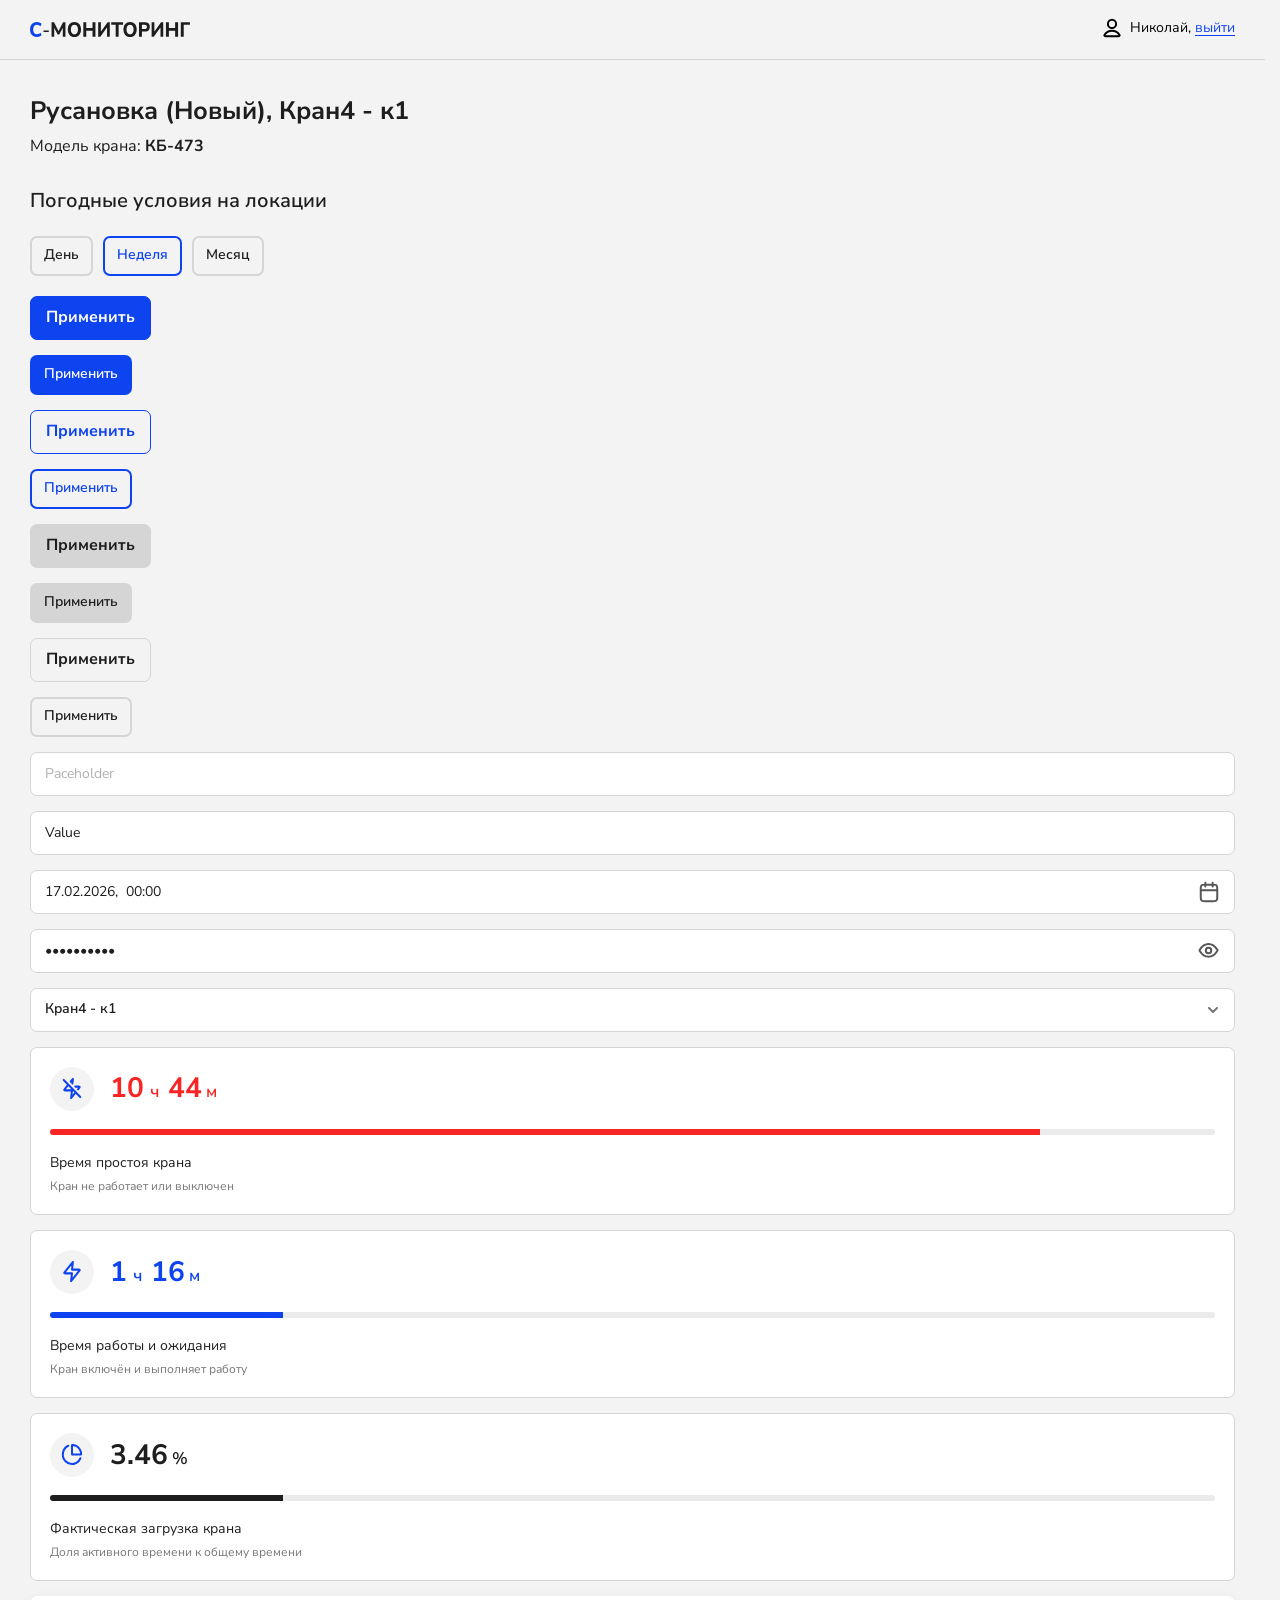
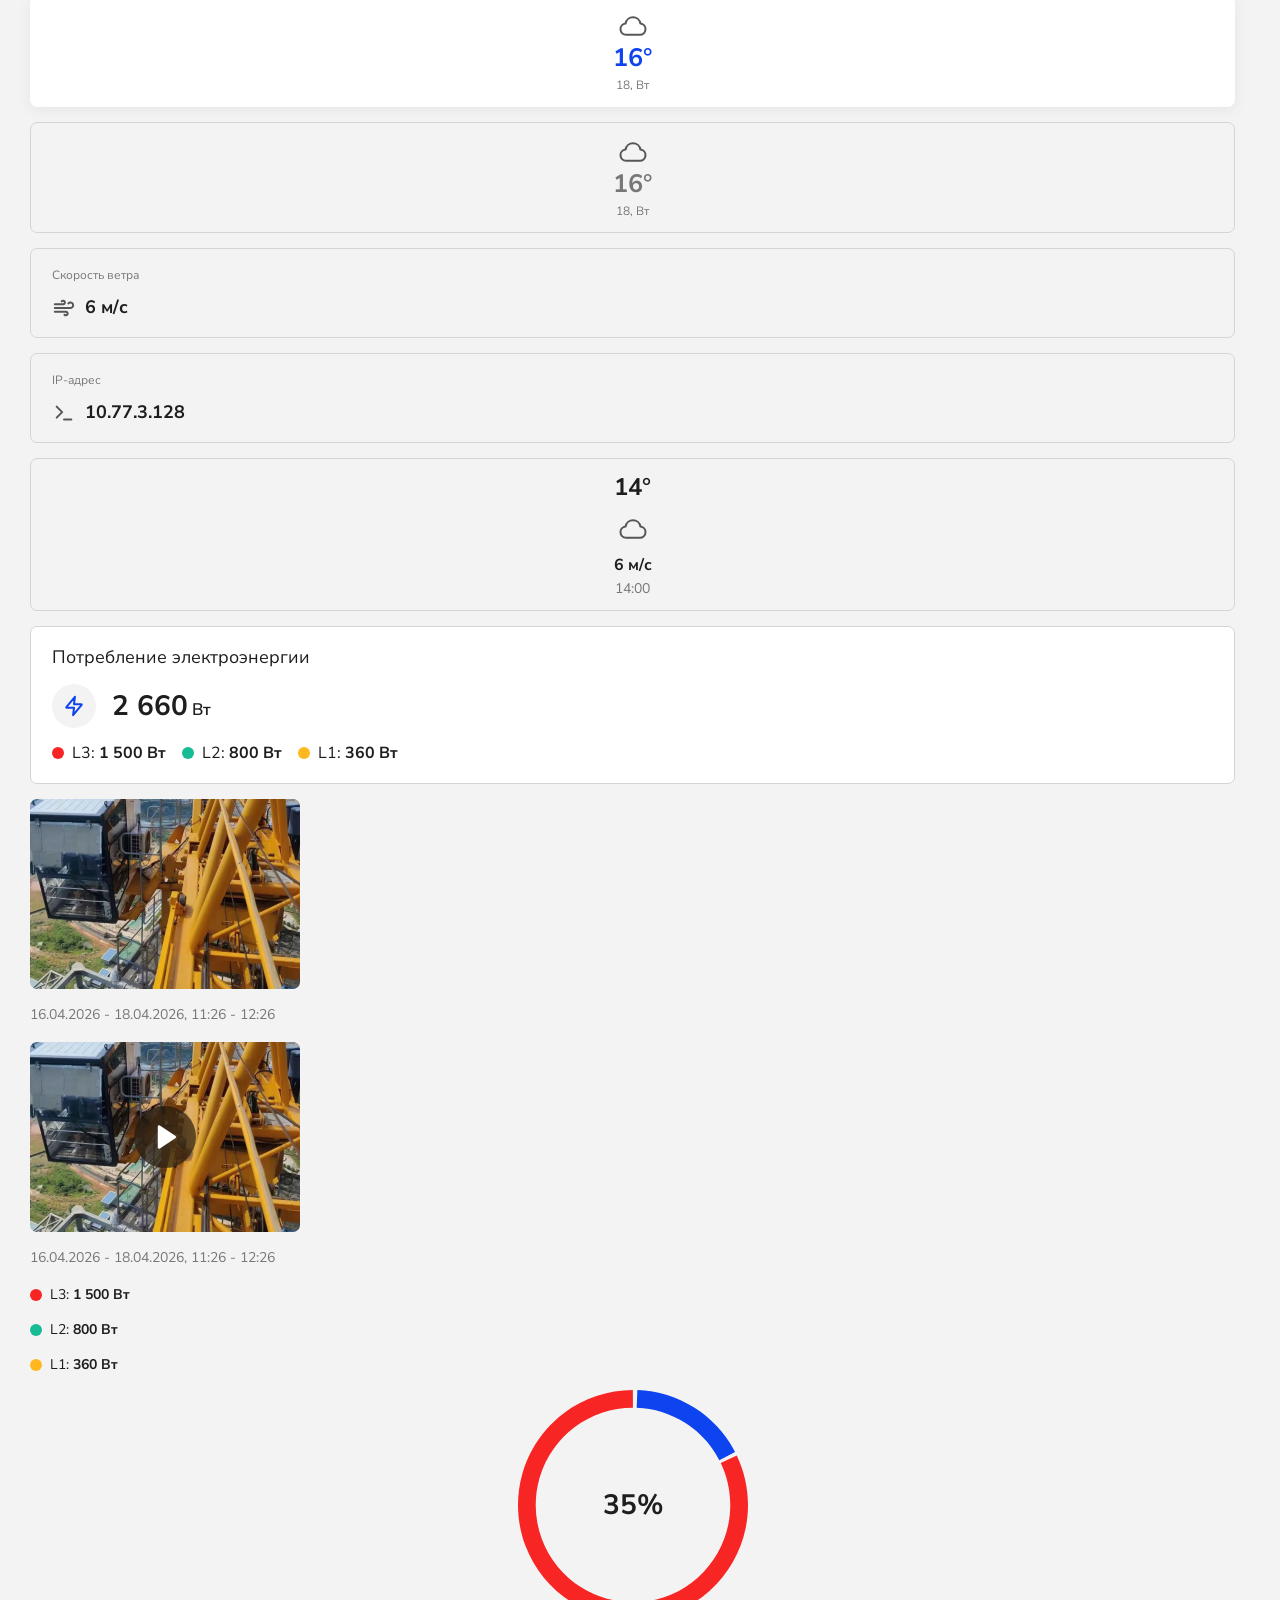
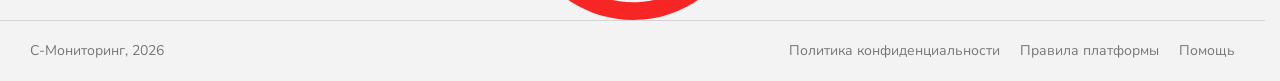
<file: ui.html>
<!DOCTYPE html>
<html lang="ru">
    <head>
        <title>Главная</title>
        <meta http-equiv="X-UA-Compatible" content="IE=edge" />
        <meta charset="utf-8" />
        <meta name="keywords" content="" />
        <meta name="description" content="" />
        <meta name="author" content="" />
        <meta name="viewport" content="width=device-width, initial-scale=1.0" />
        <link rel="stylesheet" href="./css/reset.css" />
        <link rel="stylesheet" href="./css/choices.min.css" />
        <link rel="stylesheet" href="./css/fancybox.css" />
        <link rel="stylesheet" href="./css/flatpickr.min.css" />
        <link rel="stylesheet" href="./css/swiper-bundle.min.css" />

        <script src="./js/flatpickr.js" defer></script>
        <script src="./js/ru.js" defer></script>
        <script src="./js/choices.min.js" defer></script>
        <script src="./js/swiper-bundle.min.js" defer></script>
        <script src="./js/inputmask.min.js" defer></script>
        <script src="./js/fancybox.umd.js" defer></script>
        <script src="./js/scripts.js" defer></script>
        <link rel="stylesheet" href="./css/style.css" />
    </head>
    <body>
        <!-- wrap -->
        <div class="wrap">
            <!-- header -->
            <header class="header">
                <div class="inner-wrap">
                    <div class="logo-inner-wrap">
                        <a href="" class="logo">
                            <img
                                src="data:image/svg+xml,%3csvg%20xmlns='http://www.w3.org/2000/svg'%20fill='none'%20viewBox='0%200%20350%2031'%3e%3cpath%20fill='%230e43f0'%20d='M15.119%2031q-4.748%200-8.122-1.919t-5.206-5.373Q0%2020.212%200%2015.478q0-4.733%201.791-8.186%201.833-3.455%205.206-5.373Q10.372-.001%2015.12%200q2.916%200%205.581.938t4.373%202.559L23.074%208.74q-1.875-1.493-3.79-2.174a10.9%2010.9%200%200%200-3.957-.725q-4.165%200-6.33%202.516-2.166%202.473-2.166%207.12%200%204.65%202.165%207.164%202.166%202.517%206.331%202.516%202.082%200%203.957-.682%201.915-.724%203.79-2.217l2%205.244q-1.71%201.62-4.374%202.559a16.7%2016.7%200%200%201-5.581.938'/%3e%3cpath%20fill='%231e1e1e'%20d='M29.347%2020.596v-2.857H41.01v2.857zM47.041%2030.53V.47h5.373l10.621%2019.786h-1.416L72.198.468h5.29v30.062h-5.873V10.575h.916l-8.496%2015.436H60.41l-8.538-15.479h1v19.999zM97.062%2031q-3.249%200-5.956-1.109a13.1%2013.1%200%200%201-4.581-3.155q-1.916-2.048-2.958-4.904-1-2.856-1-6.353%200-3.54%201-6.354%201.042-2.857%202.958-4.86a13.1%2013.1%200%200%201%204.581-3.156Q93.813-.001%2097.062%200q3.29%200%205.956%201.109t4.581%203.112%202.958%204.862q1.041%202.856%201.041%206.353%200%203.54-1.041%206.396-1.042%202.858-2.958%204.904a13.1%2013.1%200%200%201-4.581%203.155q-2.665%201.11-5.956%201.109m0-5.629q2.499%200%204.207-1.15%201.707-1.195%202.624-3.412.958-2.26.958-5.33%200-3.113-.917-5.33-.916-2.218-2.665-3.37-1.75-1.15-4.207-1.15-2.415%200-4.165%201.15-1.75%201.152-2.666%203.37t-.916%205.33q0%203.07.916%205.33.917%202.217%202.666%203.411%201.749%201.151%204.165%201.151M116.592%2030.53V.47h6.455v12.068h13.662V.469h6.455v30.062h-6.455V18.037h-13.662v12.494zM149.09%2030.53V.47h5.998v20.596h-1L169.748.469h4.79v30.062h-5.997V9.893h.957l-15.66%2020.638zM187.447%2030.53V5.928h-9.705V.47h25.865v5.458h-9.705v24.604zM218.921%2031q-3.249%200-5.956-1.109a13.1%2013.1%200%200%201-4.582-3.155q-1.916-2.048-2.957-4.904-.999-2.856-.999-6.353%200-3.54.999-6.354%201.041-2.857%202.957-4.86a13.1%2013.1%200%200%201%204.582-3.156q2.707-1.11%205.956-1.109%203.29%200%205.956%201.109t4.581%203.112q1.916%202.005%202.957%204.862%201.042%202.856%201.042%206.353%200%203.54-1.042%206.396-1.041%202.858-2.957%204.904a13.1%2013.1%200%200%201-4.581%203.155q-2.666%201.11-5.956%201.109m0-5.629q2.499%200%204.206-1.15%201.708-1.195%202.624-3.412.958-2.26.958-5.33%200-3.113-.916-5.33t-2.666-3.37q-1.749-1.15-4.206-1.15-2.416%200-4.165%201.15-1.75%201.152-2.666%203.37t-.916%205.33q0%203.07.916%205.33.917%202.217%202.666%203.411%201.749%201.151%204.165%201.151M238.45%2030.53V.47h13.412q3.29%200%205.581%201.151%202.29%201.152%203.457%203.284%201.208%202.13%201.208%205.16%200%203.027-1.208%205.201-1.167%202.133-3.457%203.284t-5.581%201.151h-6.956v10.83zm6.456-15.947h5.873q2.499%200%203.79-1.151%201.333-1.151%201.333-3.369t-1.333-3.326q-1.291-1.108-3.79-1.108h-5.873zM266.108%2030.53V.47h5.998v20.596h-.999L286.767.469h4.79v30.062h-5.998V9.893h.958l-15.66%2020.638zM297.468%2030.53V.47h6.456v12.068h13.661V.469h6.456v30.062h-6.456V18.037h-13.661v12.494zM329.966%2030.53V.47H350v5.458h-13.578v24.604z'/%3e%3c/svg%3e"
                                alt=""
                            />
                        </a>
                    </div>
                    <div class="actions-inner-wrap">
                        <div class="action-wrap">
                            <div class="btn-action">
                                <div class="button-ico">
                                    <img
                                        src="data:image/svg+xml,%3csvg%20xmlns='http://www.w3.org/2000/svg'%20fill='none'%20viewBox='-1%20-1%2024%2024'%3e%3cpath%20stroke='%230e43f0'%20stroke-linecap='round'%20stroke-linejoin='round'%20stroke-width='2'%20d='M11%2013.75c-2.906%200-5.49%201.403-7.135%203.58-.354.47-.532.703-.526%201.02.005.245.158.553.35.704.25.196.595.196%201.286.196h12.05c.69%200%201.036%200%201.285-.195.193-.152.346-.46.35-.705.006-.317-.17-.55-.525-1.02-1.645-2.177-4.23-3.58-7.135-3.58M11%2011a4.125%204.125%200%201%200%200-8.25A4.125%204.125%200%200%200%2011%2011'/%3e%3c/svg%3e"
                                        alt=""
                                    />
                                </div>
                                <div class="button-title">
                                    <a href="" class="link-title">Николай,</a>
                                    <a href="" class="link-main">выйти</a>
                                </div>
                            </div>
                        </div>
                    </div>
                </div>
            </header>
            <!-- /header -->
            <!-- page -->
            <div class="page-full">
                <!--title-box-->
                <div class="title-box">
                    <h2 class="h1-title section-title">Русановка (Новый), Кран4 - к1</h2>
                    <p>
                        Модель крана:
                        <b>КБ-473</b>
                    </p>
                </div>
                <!--/title-box-->

                <!--title-box-->
                <div class="title-box">
                    <h2 class="h2-title section-title">Погодные условия на локации</h2>
                </div>
                <!--/title-box-->

                <!--tabs-box-->
                <div class="tabs-box js-tabs-nav">
                    <ul class="menu">
                        <li>
                            <a href="" class="btn button-medium button-border button-light" data-tab="tab01">
                                <div class="button-title">День</div>
                            </a>
                        </li>
                        <li>
                            <a href="" class="btn button-medium button-border button-light active" data-tab="tab02">
                                <div class="button-title">Неделя</div>
                            </a>
                        </li>
                        <li>
                            <a href="" class="btn button-medium button-border button-light" data-tab="tab03">
                                <div class="button-title">Месяц</div>
                            </a>
                        </li>
                    </ul>
                </div>
                <!--/tabs-box-->

                <ul class="menu" style="display: flex; flex-direction: column; gap: 15px">
                    <li>
                        <a href="" class="btn">
                            <div class="button-title">Применить</div>
                        </a>
                    </li>
                    <li>
                        <a href="" class="btn button-medium">
                            <div class="button-title">Применить</div>
                        </a>
                    </li>
                    <li>
                        <a href="" class="btn button-border">
                            <div class="button-title">Применить</div>
                        </a>
                    </li>
                    <li>
                        <a href="" class="btn button-border button-medium">
                            <div class="button-title">Применить</div>
                        </a>
                    </li>
                    <li>
                        <a href="" class="btn button-light">
                            <div class="button-title">Применить</div>
                        </a>
                    </li>
                    <li>
                        <a href="" class="btn button-light button-medium">
                            <div class="button-title">Применить</div>
                        </a>
                    </li>
                    <li>
                        <a href="" class="btn button-light button-border">
                            <div class="button-title">Применить</div>
                        </a>
                    </li>
                    <li>
                        <a href="" class="btn button-light button-border button-medium">
                            <div class="button-title">Применить</div>
                        </a>
                    </li>
                    <li>
                        <div class="frm-field-input">
                            <input type="text" class="form-input" placeholder="Paceholder" />
                        </div>
                    </li>
                    <li>
                        <div class="frm-field-input">
                            <input type="text" class="form-input" placeholder="Paceholder" value="Value" />
                        </div>
                    </li>
                    <li>
                        <div class="frm-field-input field-date">
                            <input type="text" class="form-input" placeholder="Paceholder" value="17.02.2026,  00:00" />
                            <a href="" class="button-field btn-action-ico ico-calendar"></a>
                        </div>
                    </li>
                    <li>
                        <div class="frm-field-input field-password">
                            <input type="password" class="form-input" placeholder="Введите пароль" value="as456_drew" />
                            <a href="" class="button-field btn-action-ico ico-password-toggle js-password-toggle"></a>
                        </div>
                    </li>
                    <li>
                        <div class="frm-field-input">
                            <select class="form-input" required>
                                <option disabled hidden value="">Выбрать</option>
                                <!--placeholder-->
                                <option>Кран4 - к1</option>
                                <option selected>Кран4 - к1</option>
                                <option>Кран4 - к1</option>
                                <option>Кран4 - к1</option>
                            </select>
                        </div>
                    </li>
                    <li>
                        <div class="elm-panel panel-bg-white elm-panel-info">
                            <div class="panel-value-wrap">
                                <div class="elm-ico">
                                    <img
                                        src="data:image/svg+xml,%3csvg%20xmlns='http://www.w3.org/2000/svg'%20fill='none'%20viewBox='-1%20-1%2024%2024'%3e%3cpath%20stroke='%230e43f0'%20stroke-linecap='round'%20stroke-linejoin='round'%20stroke-width='2'%20d='m7.333%207.333-3.58%204.297c-.32.384-.48.576-.483.738-.002.14.06.275.17.364.127.101.376.101.876.101H11l-.917%207.334%204.584-5.5m-.321-5.5h3.338c.5%200%20.75%200%20.875.101.11.089.173.223.17.364-.002.162-.162.354-.481.737l-1.244%201.492M9.692%204.503l2.225-2.67-.55%204.398M19.25%2019.25%202.75%202.75'/%3e%3c/svg%3e"
                                        alt=""
                                    />
                                </div>
                                <div class="elm-value text-alert">
                                    <span class="value-title">10</span>
                                    ч
                                    <span class="value-title">44</span>
                                    м
                                </div>
                            </div>
                            <div class="panel-sacale-wrap">
                                <div class="elm-scale text-alert" data-value="85"></div>
                            </div>
                            <div class="panel-info-wrap">
                                <div class="panel-title">Время простоя крана</div>
                                <div class="panel-info">Кран не работает или выключен</div>
                            </div>
                        </div>
                    </li>
                    <li>
                        <div class="elm-panel panel-bg-white elm-panel-info">
                            <div class="panel-value-wrap">
                                <div class="elm-ico">
                                    <img
                                        src="data:image/svg+xml,%3csvg%20xmlns='http://www.w3.org/2000/svg'%20fill='none'%20viewBox='-1%20-1%2024%2024'%3e%3cpath%20stroke='%230e43f0'%20stroke-linecap='round'%20stroke-linejoin='round'%20stroke-width='2'%20d='m11.917%201.833-8.165%209.798c-.32.383-.48.575-.482.737-.002.14.061.275.17.364.127.101.376.101.876.101H11l-.917%207.334%208.165-9.798c.32-.383.48-.575.482-.737a.46.46%200%200%200-.17-.364c-.127-.101-.376-.101-.876-.101H11z'/%3e%3c/svg%3e"
                                        alt=""
                                    />
                                </div>
                                <div class="elm-value text-att">
                                    <span class="value-title">1</span>
                                    ч
                                    <span class="value-title">16</span>
                                    м
                                </div>
                            </div>
                            <div class="panel-sacale-wrap">
                                <div class="elm-scale text-att" data-value="20"></div>
                            </div>
                            <div class="panel-info-wrap">
                                <div class="panel-title">Время работы и ожидания</div>
                                <div class="panel-info">Кран включён и выполняет работу</div>
                            </div>
                        </div>
                    </li>
                    <li>
                        <div class="elm-panel panel-bg-white elm-panel-info">
                            <div class="panel-value-wrap">
                                <div class="elm-ico">
                                    <img
                                        src="data:image/svg+xml,%3csvg%20xmlns='http://www.w3.org/2000/svg'%20fill='none'%20viewBox='-1%20-1%2024%2024'%3e%3cg%20clip-path='url(%23a)'%3e%3cpath%20stroke='%230e43f0'%20stroke-linecap='round'%20stroke-linejoin='round'%20stroke-width='2'%20d='M19.443%2014.566A9.168%209.168%200%201%201%207.333%202.594M19.47%207.492c.367.886.592%201.823.669%202.776.018.235.028.353-.019.459a.5.5%200%200%201-.201.218c-.102.055-.23.055-.484.055h-7.7c-.257%200-.385%200-.483-.05a.46.46%200%200%201-.2-.2c-.05-.098-.05-.227-.05-.483v-7.7c0-.255%200-.382.054-.484a.5.5%200%200%201%20.219-.202c.106-.047.224-.037.459-.018a9.17%209.17%200%200%201%207.736%205.63'/%3e%3c/g%3e%3cdefs%3e%3cclipPath%20id='a'%3e%3cpath%20fill='%23fff'%20d='M0%200h22v22H0z'/%3e%3c/clipPath%3e%3c/defs%3e%3c/svg%3e"
                                        alt=""
                                    />
                                </div>
                                <div class="elm-value">
                                    <span class="value-title">3.46</span>
                                    %
                                </div>
                            </div>
                            <div class="panel-sacale-wrap">
                                <div class="elm-scale" data-value="20"></div>
                            </div>
                            <div class="panel-info-wrap">
                                <div class="panel-title">Фактическая загрузка крана</div>
                                <div class="panel-info">Доля активного времени к общему времени</div>
                            </div>
                        </div>
                    </li>
                    <li>
                        <div class="elm-panel elm-panel-weather active">
                            <div class="elm-ico">
                                <img
                                    src="data:image/svg+xml,%3csvg%20xmlns='http://www.w3.org/2000/svg'%20fill='none'%20viewBox='0%200%2030%2030'%3e%3cpath%20stroke='%230e43f0'%20stroke-linecap='round'%20stroke-linejoin='round'%20stroke-width='2'%20d='M8.125%2023.75A5.625%205.625%200%200%201%207.6%2012.524a7.502%207.502%200%200%201%2014.8%200%205.626%205.626%200%200%201-.525%2011.226z'/%3e%3c/svg%3e"
                                    alt=""
                                />
                            </div>
                            <div class="panel-value" data-unit="°">16</div>
                            <div class="panel-info">18, Вт</div>
                        </div>
                    </li>
                    <li>
                        <div class="elm-panel elm-panel-weather">
                            <div class="elm-ico">
                                <img
                                    src="data:image/svg+xml,%3csvg%20xmlns='http://www.w3.org/2000/svg'%20fill='none'%20viewBox='0%200%2030%2030'%3e%3cpath%20stroke='%230e43f0'%20stroke-linecap='round'%20stroke-linejoin='round'%20stroke-width='2'%20d='M8.125%2023.75A5.625%205.625%200%200%201%207.6%2012.524a7.502%207.502%200%200%201%2014.8%200%205.626%205.626%200%200%201-.525%2011.226z'/%3e%3c/svg%3e"
                                    alt=""
                                />
                            </div>
                            <div class="panel-value" data-unit="°">16</div>
                            <div class="panel-info">18, Вт</div>
                        </div>
                    </li>
                    <li>
                        <div class="elm-panel elm-panel-small">
                            <div class="panel-title-wrap">
                                <div class="panel-info">Скорость ветра</div>
                            </div>
                            <div class="panel-info-wrap">
                                <div class="elm-ico">
                                    <img
                                        src="data:image/svg+xml,%3csvg%20xmlns='http://www.w3.org/2000/svg'%20fill='none'%20viewBox='-1%20-1%2024%2024'%3e%3cpath%20stroke='%230e43f0'%20stroke-linecap='round'%20stroke-linejoin='round'%20stroke-width='2'%20d='M8.717%204.278a1.833%201.833%200%201%201%201.367%203.056h-8.25m9.633%2010.388a1.833%201.833%200%201%200%201.367-3.056h-11m13.533-8.25A2.75%202.75%200%201%201%2017.417%2011H1.833'/%3e%3c/svg%3e"
                                        alt=""
                                    />
                                </div>
                                <div class="panel-value">6 м/с</div>
                            </div>
                        </div>
                    </li>
                    <li>
                        <div class="elm-panel elm-panel-small">
                            <div class="panel-title-wrap">
                                <div class="panel-info">IP-адрес</div>
                            </div>
                            <div class="panel-info-wrap">
                                <div class="elm-ico">
                                    <img
                                        src="data:image/svg+xml,%3csvg%20xmlns='http://www.w3.org/2000/svg'%20fill='none'%20viewBox='-1%20-1%2024%2024'%3e%3cpath%20stroke='%230e43f0'%20stroke-linecap='round'%20stroke-linejoin='round'%20stroke-width='2'%20d='m3.667%2015.583%205.5-5.5-5.5-5.5M11%2017.417h7.333'/%3e%3c/svg%3e"
                                        alt=""
                                    />
                                </div>
                                <div class="panel-value">10.77.3.128</div>
                            </div>
                        </div>
                    </li>
                    <li>
                        <div class="elm-panel elm-panel-weather-small">
                            <div class="panel-value" data-unit="°">14</div>
                            <div class="elm-ico">
                                <img
                                    src="data:image/svg+xml,%3csvg%20xmlns='http://www.w3.org/2000/svg'%20fill='none'%20viewBox='0%200%2030%2030'%3e%3cpath%20stroke='%230e43f0'%20stroke-linecap='round'%20stroke-linejoin='round'%20stroke-width='2'%20d='M8.125%2023.75A5.625%205.625%200%200%201%207.6%2012.524a7.502%207.502%200%200%201%2014.8%200%205.626%205.626%200%200%201-.525%2011.226z'/%3e%3c/svg%3e"
                                    alt=""
                                />
                            </div>
                            <div class="panel-title">6 м/с</div>
                            <div class="panel-info">14:00</div>
                        </div>
                    </li>
                    <li>
                        <div class="elm-panel panel-bg-white elm-panel-total">
                            <div class="panel-title-wrap">
                                <div class="panel-title">Потребление электроэнергии</div>
                            </div>
                            <div class="panel-value-wrap">
                                <div class="elm-ico">
                                    <img
                                        src="data:image/svg+xml,%3csvg%20xmlns='http://www.w3.org/2000/svg'%20fill='none'%20viewBox='-1%20-1%2024%2024'%3e%3cpath%20stroke='%230e43f0'%20stroke-linecap='round'%20stroke-linejoin='round'%20stroke-width='2'%20d='m11.917%201.833-8.165%209.798c-.32.383-.48.575-.482.737-.002.14.061.275.17.364.127.101.376.101.876.101H11l-.917%207.334%208.165-9.798c.32-.383.48-.575.482-.737a.46.46%200%200%200-.17-.364c-.127-.101-.376-.101-.876-.101H11z'/%3e%3c/svg%3e"
                                        alt=""
                                    />
                                </div>
                                <div class="elm-value">
                                    <span class="value-title">2 660</span>
                                    Вт
                                </div>
                            </div>
                            <div class="panel-status-wrap">
                                <div class="elm-status type-alert">
                                    L3:
                                    <b>1 500 Вт</b>
                                </div>
                                <div class="elm-status type-succefull">
                                    L2:
                                    <b>800 Вт</b>
                                </div>
                                <div class="elm-status type-process">
                                    L1:
                                    <b>360 Вт</b>
                                </div>
                            </div>
                        </div>
                    </li>
                    <li style="max-width: 270px">
                        <a href="" class="item-tile-main">
                            <div class="tile-photo-wrap">
                                <div class="elm-photo photo-cover">
                                    <img src="./img/01.jpg" alt="" />
                                </div>
                            </div>
                            <div class="tile-info-wrap">
                                <div class="tile-title">16.04.2026 - 18.04.2026, 11:26 - 12:26</div>
                            </div>
                        </a>
                    </li>
                    <li style="max-width: 270px">
                        <a href="" class="item-tile-main">
                            <div class="tile-photo-wrap">
                                <div class="elm-photo photo-cover photo-play">
                                    <img src="./img/01.jpg" alt="" />
                                </div>
                            </div>
                            <div class="tile-info-wrap">
                                <div class="tile-title">16.04.2026 - 18.04.2026, 11:26 - 12:26</div>
                            </div>
                        </a>
                    </li>
                    <li>
                        <div class="elm-status type-alert">
                            L3:
                            <b>1 500 Вт</b>
                        </div>
                    </li>
                    <li>
                        <div class="elm-status type-succefull">
                            L2:
                            <b>800 Вт</b>
                        </div>
                    </li>
                    <li>
                        <div class="elm-status type-process">
                            L1:
                            <b>360 Вт</b>
                        </div>
                    </li>
                    <li>
                        <div class="elm-donut-chart">
                            <svg
                                width="230"
                                height="230"
                                viewBox="0 0 230 230"
                                fill="none"
                                xmlns="http://www.w3.org/2000/svg"
                            >
                                <path
                                    d="M119.369 0.0830226C139.667 0.854729 159.398 6.98897 176.556 17.8617C193.714 28.7345 207.686 43.9578 217.05 61.9831L201.328 70.1511C193.406 54.9029 181.587 42.0249 167.073 32.8273C152.558 23.6296 135.867 18.4405 118.696 17.7876L119.369 0.0830226Z"
                                    fill="#0E43F0"
                                />
                                <path
                                    d="M218.747 65.3867C229.502 87.8762 232.658 113.251 227.739 137.69C222.821 162.129 210.094 184.308 191.477 200.886C172.859 217.464 149.359 227.543 124.515 229.606C99.6721 231.668 74.8313 225.603 53.7346 212.322C32.638 199.041 16.428 179.265 7.54637 155.972C-1.33524 132.679 -2.40751 107.131 4.49109 83.1758C11.3897 59.2206 25.8855 38.1556 45.7952 23.154C65.7048 8.15231 89.95 0.0263413 114.879 6.38898e-05L114.897 17.7175C93.8093 17.7397 73.2995 24.6137 56.4572 37.3042C39.6149 49.9946 27.3524 67.8142 21.5166 88.0788C15.6808 108.343 16.5879 129.955 24.1012 149.66C31.6144 169.364 45.327 186.094 63.1734 197.328C81.0198 208.563 102.034 213.694 123.049 211.949C144.065 210.204 163.945 201.678 179.694 187.654C195.444 173.63 206.209 154.868 210.37 134.194C214.531 113.521 211.861 92.055 202.764 73.0303L218.747 65.3867Z"
                                    fill="#F82525"
                                />
                            </svg>
                            <div class="donut-chart-title">35%</div>
                        </div>
                    </li>
                </ul>
            </div>
            <!-- /page -->

            <!-- footer -->
            <footer class="footer">
                <div class="inner-wrap">
                    <div class="info-inner-wrap">
                        <div class="info-wrap">С-Мониторинг, 2026</div>
                        <div class="menu-wrap">
                            <ul class="menu">
                                <li><a href="">Политика конфиденциальности</a></li>
                                <li><a href="">Правила платформы</a></li>
                                <li><a href="">Помощь</a></li>
                            </ul>
                        </div>
                    </div>
                </div>
            </footer>
            <!-- /footer -->
        </div>
        <!-- /wrap -->

        <!-- popups (всплывающие окна) -->
    </body>
</html>
</file>
<file: css/style.css>
@charset "UTF-8";
:root {
  --clr-base: #1e1e1e;
  --clr-base-white: #fff;
  --clr-base-light: #777;
  --clr-base-vlight: #d5d5d5;
  --clr-att: #0e43f0;
  --clr-att-second: #3766ff;
  --clr-alert: #f82525;
  --clr-succefull: #17bc95;
  --clr-process: #ffb820;
  --clr-bg-white: #fff;
  --clr-border-light: #d5d5d5;
  --clr-bg-light: #d5d5d5;
  --clr-bg-light-main: #f3f3f3;
  --sectionMargin: 30px;
  --titleMargin: 20px;
  --fsize: 14px;
  --lhsize: 1.43;
  --mbsize: 1.43em;
  --fsizeH1: 3.6rem;
  --fsizeH2: 20px;
  --fsizeH3: 18px;
  --mainRadius: 2.6rem;
  --smallRadius: 1rem;
  --inputRadius: 1rem;
  --icoSize: 24px;
  --mainShadow: 0 3px 14px 0 rgba(0, 0, 0, 0.06);
  --gapMain: 16px;
  --gapMainHalf: 8px;
  --min: 360px;
  --max: 1920px;
  --paddingContainer: 15px;
  --filterBlack: brightness(0) grayscale(1);
  --filterWhite: brightness(0) invert(1);
  --filterAttToBase: brightness(0.1) contrast(1.5) saturate(0);
  --filterAttToBaseLight: grayscale(100%) opacity(0.9);
  font-size: 7px;
}
.sl-wrap:not(.swiper-slide) ~ .sl-wrap {
  display: none;
}
.elm-hidden {
  display: none;
}
/* ----------------------------------- *\
			main styles
\* ----------------------------------- */
body {
  color: var(--clr-base);
  background: var(--clr-bg-light-main);
  font-size: var(--fsize);
  line-height: var(--lhsize);
}
p,
ul,
ol,
table,
blockquote,
.bq-text {
  position: relative;
  margin-bottom: var(--mbsize);
}
p img,
ul img,
ol img,
table img,
blockquote img,
.bq-text img {
  max-width: 100%;
}
p:last-child,
ul:last-child,
ol:last-child,
table:last-child,
blockquote:last-child,
.bq-text:last-child {
  margin-bottom: 0 !important;
}
li {
  position: relative;
}
.menu,
.list {
  margin: 0;
  padding: 0;
}
.menu li.section-light,
.list li.section-light {
  padding: 30px;
}
.menu li,
.list li {
  margin: 0;
  padding: 0;
}
.menu li:before,
.list li:before {
  display: none;
}
a {
  text-decoration: none;
  color: var(--clr-att);
}
a:hover {
  text-decoration: none;
  color: var(--clr-att-second);
}
[href^="tel"],
[href^="mailto"] {
  white-space: nowrap;
  position: relative;
  overflow: hidden;
}
a.link-main,
.link-main {
  text-decoration: none;
  border-bottom: 1px solid;
}
.link-phone,
.link-email {
  display: inline;
  position: relative;
  max-width: 100%;
  overflow: hidden;
  text-overflow: ellipsis;
  white-space: nowrap;
}
a.link-phone:hover,
a.link-email:hover,
a.link-location:hover {
  color: var(--clr-att);
}
.section-title,
.page-title,
.page-subtitle,
h1,
.h1-title,
h2,
.h2-title,
h3,
.h3-title,
h4,
.h4-title,
h5,
.h5-title,
h6,
.h6-title {
  display: block;
  position: relative;
  font-weight: bold;
  margin: 1em 0 0.5em 0;
  text-wrap: balance;
  word-wrap: break-word;
}
.section-title:first-child,
.page-title:first-child,
.page-subtitle:first-child,
h1:first-child,
.h1-title:first-child,
h2:first-child,
.h2-title:first-child,
h3:first-child,
.h3-title:first-child,
h4:first-child,
.h4-title:first-child,
h5:first-child,
.h5-title:first-child,
h6:first-child,
.h6-title:first-child {
  margin-top: 0;
}
.section-title:last-child,
.page-title:last-child,
.page-subtitle:last-child,
h1:last-child,
.h1-title:last-child,
h2:last-child,
.h2-title:last-child,
h3:last-child,
.h3-title:last-child,
h4:last-child,
.h4-title:last-child,
h5:last-child,
.h5-title:last-child,
h6:last-child,
.h6-title:last-child {
  margin-bottom: 0;
}
.h1-title,
h1 {
  font-size: var(--fsizeH1);
  line-height: 1.39;
  font-weight: bold;
}
.h2-title,
h2 {
  font-size: var(--fsizeH2);
  line-height: 1.42;
  font-weight: 600;
}
.h3-title,
h3 {
  font-size: var(--fsizeH3);
  line-height: 1.33;
  font-weight: 600;
}
.text-base-light {
  color: var(--clr-base-light) !important;
}
.text-base {
  color: var(--clr-base) !important;
}
.text-att {
  color: var(--clr-att) !important;
}
.text-alert {
  color: var(--clr-alert) !important;
}
.text-succefull {
  color: var(--clr-succefull) !important;
}
.text-process {
  color: var(--clr-process) !important;
}
.bg-base-light {
  background-color: var(--clr-base-light) !important;
}
.bg-base {
  background-color: var(--clr-base) !important;
}
.bg-att {
  background-color: var(--clr-att) !important;
}
.bg-alert {
  background-color: var(--clr-alert) !important;
}
.bg-succefull {
  background-color: var(--clr-succefull) !important;
}
.bg-process {
  background-color: var(--clr-process) !important;
}
.type-base-light:before,
.type-base-light:after {
  background-color: var(--clr-base-light) !important;
}
.type-base:before,
.type-base:after {
  background-color: var(--clr-base) !important;
}
.type-att:before,
.type-att:after {
  background-color: var(--clr-att) !important;
}
.type-alert:before,
.type-alert:after {
  background-color: var(--clr-alert) !important;
}
.type-succefull:before,
.type-succefull:after {
  background-color: var(--clr-succefull) !important;
}
.type-process:before,
.type-process:after {
  background-color: var(--clr-process) !important;
}
.text-line {
  white-space: nowrap;
}
.text-upper {
  text-transform: uppercase;
}
.text-lower {
  text-transform: none;
}
.text-left {
  text-align: left;
}
.text-right {
  text-align: right;
}
.text-center {
  text-align: center;
}
table th,
table td {
  vertical-align: top;
  text-align: left;
  font-weight: 400;
  padding: 1em 1.4em;
  border: none;
  -webkit-transition: all ease 0.2s;
  transition: all ease 0.2s;
  border-bottom: 1px solid var(--clr-border-light);
}
table tbody tr:hover th,
table tbody tr:hover td {
  background-color: var(--clr-bg-white);
}
table thead th,
table thead td {
  font-weight: 600;
  color: var(--clr-base-light);
  background: #ebebeb;
}
@media (max-width: 1023px) {
  :root {
    --fsizeH1: 3rem;
    --fsizeH2: 20px;
    --fsizeH3: 16px;
  }
}
@media (min-width: 1024px) {
  :root {
    --paddingContainer: 30px;
  }
}
@media (min-width: 1400px) {
  :root {
    --paddingContainer: 40px;
  }
}
/* ----------------------------------- *\
			structura
\* ----------------------------------- */
html {
  scroll-behavior: smooth;
}
html,
body {
  margin: 0;
  padding: 0;
  width: 100%;
  height: 100%;
  min-width: var(--min);
  -webkit-font-smoothing: antialiased;
  -moz-osx-font-smoothing: grayscale;
  max-width: 100%;
}
body {
  width: 100vw;
  overflow-x: hidden;
}
html {
  scrollbar-gutter: stable;
}
html.with-fancybox body.hide-scrollbar {
  overflow: inherit !important;
  overflow-x: hidden !important;
  margin-right: 0 !important;
}
.cnt-full-wrap {
  margin-left: calc(var(--paddingContainer) * -1);
  margin-right: calc(var(--paddingContainer) * -1);
  padding-left: var(--paddingContainer);
  padding-right: var(--paddingContainer);
}
.inner-wrap,
.page-full {
  position: relative;
  clear: both;
  margin: 0 auto;
  padding-left: var(--paddingContainer);
  padding-right: var(--paddingContainer);
  min-width: var(--min);
  max-width: var(--max);
  width: 100%;
}
.inner-wrap .inner-wrap,
.page-full .inner-wrap {
  min-width: 0;
  padding-left: 0;
  padding-right: 0;
}
.inner-wrap .cnt-section,
.page-full .cnt-section {
  min-width: 0;
}
.page-full {
  -webkit-box-flex: 1;
  -ms-flex: 1 0 auto;
  flex: 1 0 auto;
}
.wrap,
.header,
.nav,
.footer,
.cnt-section {
  position: relative;
  clear: both;
  min-width: var(--min);
  width: 100%;
}
.wrap {
  overflow: hidden;
  min-height: 100vh;
  display: -webkit-box;
  display: -ms-flexbox;
  display: flex;
  -webkit-box-orient: vertical;
  -webkit-box-direction: normal;
  -ms-flex-direction: column;
  flex-direction: column;
}
.wrap > .cnt-section {
  -ms-flex-negative: 0;
  flex-shrink: 0;
}
.wrap-login .page-full {
  display: -webkit-box;
  display: -ms-flexbox;
  display: flex;
  -webkit-box-orient: vertical;
  -webkit-box-direction: normal;
  -ms-flex-direction: column;
  flex-direction: column;
  -webkit-box-pack: center;
  -ms-flex-pack: center;
  justify-content: center;
  padding-top: var(--sectionMargin);
}
.nav,
.header,
.footer {
  -ms-flex-negative: 0;
  flex-shrink: 0;
  line-height: 1;
  text-align: left;
}
.nav ul,
.header ul,
.footer ul,
.nav li,
.header li,
.footer li,
.nav p,
.header p,
.footer p {
  margin: 0;
  padding: 0;
}
.nav ul:before,
.header ul:before,
.footer ul:before,
.nav li:before,
.header li:before,
.footer li:before,
.nav p:before,
.header p:before,
.footer p:before {
  display: none;
}
.nav a,
.header a,
.footer a {
  text-decoration: none;
  position: relative;
  -webkit-transition: all ease 0.2s;
  transition: all ease 0.2s;
}
.header {
  z-index: 99;
  position: relative;
  margin-bottom: 34px;
  background: var(--clr-bg-light-main);
  border-bottom: 1px solid var(--clr-border-light);
}
.header .inner-wrap {
  display: -webkit-box;
  display: -ms-flexbox;
  display: flex;
  -webkit-box-align: center;
  -ms-flex-align: center;
  align-items: center;
  -webkit-box-pack: justify;
  -ms-flex-pack: justify;
  justify-content: space-between;
  gap: 15px;
  padding-top: 15px;
  padding-bottom: 15px;
  min-height: 59px;
}
.header .logo-inner-wrap {
  width: 22.8rem;
  -ms-flex-negative: 0;
  flex-shrink: 0;
}
.header .actions-inner-wrap {
  -webkit-box-flex: 1;
  -ms-flex: 1;
  flex: 1;
  display: -webkit-box;
  display: -ms-flexbox;
  display: flex;
  -ms-flex-wrap: wrap;
  flex-wrap: wrap;
  -webkit-box-pack: end;
  -ms-flex-pack: end;
  justify-content: flex-end;
  gap: 10px 15px;
  max-width: calc(100% - 22.8rem - 15px);
}
.header .action-wrap {
  -ms-flex-negative: 0;
  flex-shrink: 0;
  max-width: 100%;
}
.header .btn-action {
  display: -webkit-inline-box;
  display: -ms-inline-flexbox;
  display: inline-flex;
  -webkit-box-align: center;
  -ms-flex-align: center;
  align-items: center;
  color: #000;
  gap: 6px;
  line-height: 1;
  max-width: 100%;
}
.header .btn-action .button-ico {
  -webkit-transition: all ease 0.2s;
  transition: all ease 0.2s;
  width: 24px;
  height: 24px;
  -webkit-filter: var(--filterAttToBase);
  filter: var(--filterAttToBase);
}
.header .btn-action .button-title {
  display: block;
  -webkit-box-flex: 1;
  -ms-flex: 1;
  flex: 1;
  max-width: calc(100% - 24px - 6px);
}
.header .btn-action a.button-ico:hover {
  -webkit-filter: none;
  filter: none;
}
.header .btn-action:hover {
  color: #000;
}
.header .btn-action a {
  color: inherit;
}
.header .btn-action a:hover {
  color: var(--clr-att);
}
.header .btn-action .link-main {
  color: var(--clr-att);
  display: inline-block;
  vertical-align: middle;
}
.header .btn-action .link-main:hover {
  color: var(--clr-att-second);
}
.header .btn-action .link-title {
  display: inline-block;
  vertical-align: middle;
  position: relative;
  max-width: 100%;
  overflow: hidden;
  text-overflow: ellipsis;
  white-space: nowrap;
}
.footer {
  position: relative;
  overflow: hidden;
  border-top: 1px solid var(--clr-border-light);
  color: var(--clr-base-light);
  line-height: 20px;
}
.footer .inner-wrap {
  padding-top: 20px;
  padding-bottom: 20px;
}
.footer .info-inner-wrap {
  margin: 0 -10px;
  display: -webkit-box;
  display: -ms-flexbox;
  display: flex;
  gap: 10px 0;
}
.footer .info-wrap {
  -ms-flex-negative: 0;
  flex-shrink: 0;
  padding: 0 10px;
}
.footer .menu-wrap {
  -webkit-box-flex: 1;
  -ms-flex: 1;
  flex: 1;
  padding: 0 10px;
}
.footer .menu {
  display: -webkit-box;
  display: -ms-flexbox;
  display: flex;
  -ms-flex-wrap: wrap;
  flex-wrap: wrap;
  -webkit-box-pack: end;
  -ms-flex-pack: end;
  justify-content: flex-end;
  gap: 5px 20px;
  text-align: right;
}
.footer .menu li {
  -ms-flex-negative: 0;
  flex-shrink: 0;
  max-width: 100%;
}
.footer a:not(:hover) {
  color: inherit;
}
.logo {
  display: block;
  position: relative;
  overflow: hidden;
  line-height: 1;
  text-decoration: none;
  width: 100%;
  letter-spacing: normal;
  font-weight: 400;
}
.logo:hover {
  text-decoration: none;
}
.logo img {
  display: block;
  width: 100%;
}
@media (max-width: 1023px) {
  .section-mobile-full {
    margin-left: calc(var(--paddingContainer) * -1);
    margin-right: calc(var(--paddingContainer) * -1);
  }
}
@media (max-width: 767px) {
  .header .inner-wrap {
    padding-top: 10px;
    padding-bottom: 10px;
    min-height: 40px;
  }
  .header .logo-inner-wrap {
    width: 120px;
  }
  .header .actions-inner-wrap {
    max-width: calc(100% - 120px - 15px);
  }
  .footer {
    text-align: center;
  }
  .footer .info-inner-wrap {
    display: block;
  }
  .footer .info-wrap {
    margin-bottom: 15px;
  }
  .footer .menu {
    -webkit-box-pack: center;
    -ms-flex-pack: center;
    justify-content: center;
  }
}
/* ----------------------------------- *\
			items styles
\* ----------------------------------- */
.elm-panel {
  display: -webkit-box;
  display: -ms-flexbox;
  display: flex;
  -webkit-box-orient: vertical;
  -webkit-box-direction: normal;
  -ms-flex-direction: column;
  flex-direction: column;
  position: relative;
  border: 1px solid var(--clr-border-light);
  overflow: hidden;
  -webkit-transition: all ease 0.2s;
  transition: all ease 0.2s;
  width: 100%;
  min-height: 100%;
  border-radius: var(--smallRadius);
  -ms-flex-negative: 0;
  flex-shrink: 0;
  color: var(--clr-base);
  text-align: left;
  font-weight: 400;
}
.elm-panel:hover {
  color: var(--clr-base);
}
.elm-panel.panel-white {
  background-color: var(--clr-bg-white);
  border-color: var(--clr-bg-white);
}
.elm-panel.panel-bg-white {
  background-color: var(--clr-bg-white);
}
.elm-panel.panel-border-white {
  border-color: var(--clr-bg-white);
}
.elm-panel.active {
  background-color: var(--clr-bg-white);
  border-color: var(--clr-bg-white);
  color: var(--clr-base-light);
  -webkit-box-shadow: var(--mainShadow);
  box-shadow: var(--mainShadow);
}
.elm-panel.active .panel-value {
  color: var(--clr-att);
}
.elm-panel .panel-value {
  word-wrap: break-word;
}
.elm-panel-small {
  gap: 12px;
  padding: 17px 16px 17px 21px;
}
.elm-panel-small .panel-info-wrap {
  display: -webkit-box;
  display: -ms-flexbox;
  display: flex;
  -webkit-box-align: center;
  -ms-flex-align: center;
  align-items: center;
  gap: 9px;
}
.elm-panel-small .panel-value {
  -webkit-box-flex: 1;
  -ms-flex: 1;
  flex: 1;
  font-size: 18px;
  font-weight: bold;
  line-height: 1.33;
  position: relative;
  overflow: hidden;
}
.elm-panel-small .elm-ico {
  width: 24px;
  height: 24px;
  -ms-flex-negative: 0;
  flex-shrink: 0;
  -webkit-filter: var(--filterAttToBaseLight);
  filter: var(--filterAttToBaseLight);
}
.elm-panel-chart .elm-donut-chart {
  margin: 0 auto;
}
.elm-panel-chart .panel-status-wrap {
  margin-top: 3.6rem;
  font-size: 16px;
  line-height: 138%;
}
.elm-panel-weather,
.elm-panel-weather-small {
  background-color: var(--clr-bg-light-main);
  padding: 14px 12px 12px 12px;
  text-align: center;
  color: var(--clr-base-light);
}
.elm-panel-weather .elm-ico,
.elm-panel-weather-small .elm-ico {
  margin: 0 auto;
  width: 30px;
  height: 30px;
  -ms-flex-negative: 0;
  flex-shrink: 0;
  -webkit-filter: var(--filterAttToBaseLight);
  filter: var(--filterAttToBaseLight);
}
.elm-panel-weather .panel-value,
.elm-panel-weather-small .panel-value {
  display: block;
  margin: 4px 0 0 0;
  width: 100%;
  font-size: 3.6rem;
  line-height: 1.39;
  font-weight: bold;
  -webkit-transition: all ease 0.2s;
  transition: all ease 0.2s;
  margin: 0;
}
.elm-panel-weather .panel-value:after,
.elm-panel-weather-small .panel-value:after {
  font-weight: 600;
}
.elm-panel-weather:hover,
.elm-panel-weather-small:hover {
  color: var(--clr-base-light);
}
.elm-panel-weather-small {
  padding: 11px;
}
.elm-panel-weather-small .panel-value {
  font-weight: 700;
  font-size: 24px;
  line-height: 142%;
  margin-bottom: 10px;
  color: var(--clr-base);
}
.elm-panel-weather-small .elm-ico {
  margin-bottom: 10px;
}
.elm-panel-weather-small .panel-title {
  font-size: 16px;
  line-height: 1.38;
  color: var(--clr-base);
  font-weight: bold;
  margin: 0 0 3px 0;
}
.elm-panel-weather-small .panel-info {
  font-size: 14px;
  line-height: 143%;
}
.elm-panel-info {
  padding: 19px;
  gap: 18px;
}
.elm-panel-info .elm-scale {
  background-color: #ebebeb;
}
.elm-panel-total {
  gap: 2rem;
  padding: 19px 16px 19px 21px;
}
.elm-panel-total .panel-title {
  font-size: 18px;
  line-height: 1.33;
}
.elm-panel-total .elm-status {
  font-size: 16px;
  line-height: 138%;
}
.elm-value {
  display: block;
  position: relative;
  font-size: 2.4rem;
  font-weight: 600;
}
.elm-value .value-title {
  display: inline;
  font-size: 1.66666667em;
  font-weight: bold;
  margin-left: 5px;
  margin-right: 2px;
}
.elm-value .value-title:last-child {
  margin-right: 0;
}
.elm-value .value-title:first-child {
  margin-left: 0;
}
:is([class^="item-tile"]):hover .elm-photo.photo-cover img,
:is([class^="item-tile"]):hover .tile-photo.photo-cover img {
  -webkit-transform: scale(1.03);
  transform: scale(1.03);
}
.elm-photo {
  display: block;
  position: relative;
  overflow: hidden;
  text-decoration: none;
  line-height: 1;
  -ms-flex-negative: 0;
  flex-shrink: 0;
  border-radius: var(--smallRadius);
}
.elm-photo.photo-play:hover:after {
  background-color: var(--clr-att-second);
}
.elm-photo.photo-play:after {
  content: "";
  display: block;
  position: absolute;
  top: 0;
  bottom: 0;
  left: 0;
  right: 0;
  z-index: 3;
  width: 62px;
  height: 62px;
  backdrop-filter: blur(20px);
  border-radius: 50%;
  background: rgba(0, 0, 0, 0.5) url(../img/icons/play.svg) center no-repeat;
  background-size: 100% auto;
  -webkit-transition: all ease 0.2s;
  transition: all ease 0.2s;
  margin: auto;
}
.elm-photo.photo-play:hover:after {
  background-color: rgba(0, 0, 0, 0.9);
}
.elm-photo.photo-zoom:after {
  content: "";
  display: block;
  position: absolute;
  top: 50%;
  left: 50%;
  z-index: 2;
  -webkit-transform: translate(-50%, -50%);
  transform: translate(-50%, -50%);
  opacity: 0;
  width: 40px;
  height: 40px;
  border-radius: 50%;
  background: var(--clr-att) url(../../img/icons/zoom.svg);
  background-size: 24px auto;
  -webkit-transition: all ease 0.2s;
  transition: all ease 0.2s;
}
.elm-photo.photo-zoom:hover:after {
  opacity: 1;
}
.elm-photo:before {
  content: "";
  display: none;
  padding-top: 100%;
}
.elm-photo img {
  display: block;
  position: relative;
  width: 100%;
  -webkit-transition: all ease-out 1s;
  transition: all ease-out 1s;
}
.elm-photo.photo-cover:hover img {
  -webkit-transform: scale(1.03);
  transform: scale(1.03);
}
.elm-photo.photo-cover:before {
  display: block;
}
.elm-photo.photo-cover img {
  position: absolute;
  top: 0;
  left: 0;
  width: 100%;
  height: 100%;
  -o-object-fit: cover;
  object-fit: cover;
}
.elm-photo.photo-contain:before {
  display: block;
}
.elm-photo.photo-contain img {
  position: absolute;
  top: 0;
  left: 0;
  bottom: 0;
  right: 0;
  margin: auto;
  max-width: 100%;
  max-height: 100%;
  width: auto;
  height: auto;
}
@supports (aspect-ratio: 1) {
  .elm-photo:not(.photo-cover, .photo-contain) {
    aspect-ratio: inherit !important;
  }
  .photo-cover,
  .photo-contain {
    aspect-ratio: 1;
  }
  .photo-cover:before,
  .photo-contain:before {
    display: none !important;
  }
}
.elm-price {
  white-space: nowrap;
}
.elm-price.price-old {
  text-decoration: line-through;
}
[data-unit]:after {
  content: attr(data-unit);
}
.elm-ico,
.button-ico,
.menu-ico,
.frm-ico,
.tab-ico,
.lbl-ico {
  display: block;
  position: relative;
  overflow: hidden;
  width: 40px;
  height: 40px;
  -ms-flex-negative: 0;
  flex-shrink: 0;
}
.elm-ico img,
.button-ico img,
.menu-ico img,
.frm-ico img,
.tab-ico img,
.lbl-ico img,
.elm-ico svg,
.button-ico svg,
.menu-ico svg,
.frm-ico svg,
.tab-ico svg,
.lbl-ico svg,
.elm-ico .icon,
.button-ico .icon,
.menu-ico .icon,
.frm-ico .icon,
.tab-ico .icon,
.lbl-ico .icon {
  display: block;
  position: absolute;
  top: 0;
  bottom: 0;
  left: 0;
  right: 0;
  margin: auto;
  max-width: 100%;
  max-height: 100%;
  width: auto;
  height: auto;
}
.elm-overlay {
  display: none;
  -webkit-animation: fadein ease 0.2s;
  animation: fadein ease 0.2s;
  background: rgba(0, 0, 0, 0.8);
  position: fixed;
  top: 0;
  bottom: 0;
  left: 0;
  right: 0;
  z-index: 120;
}
.elm-overlay.active {
  display: block;
}
.elm-status {
  display: block;
  position: relative;
  padding: 0 0 0 20px;
}
.elm-status:before {
  content: "";
  display: block;
  width: 12px;
  height: 12px;
  border-radius: 50%;
  background: var(--clr-base);
  position: absolute;
  top: 50%;
  left: 0;
  margin-top: -6px;
}
.elm-sticker {
  display: inline-block;
  vertical-align: middle;
  position: relative;
  max-width: 100%;
  overflow: hidden;
  text-overflow: ellipsis;
  white-space: nowrap;
  background: #000;
  height: 27px;
  line-height: 27px;
  border-radius: 5px;
  padding: 0 12px;
  font-size: 16px;
  font-weight: bold;
  color: #fff;
}
.elm-scale {
  display: block;
  position: relative;
  width: 100%;
  -ms-flex-negative: 0;
  flex-shrink: 0;
  border-radius: 3px;
  height: 6px;
  overflow: hidden;
  line-height: 1;
  background: var(--clr-bg-white);
}
.elm-scale.text-alert:before {
  background-color: #f82525;
}
.elm-scale.text-att:before {
  background-color: var(--clr-att);
}
.elm-scale.text-succefull:before {
  background-color: var(--clr-succefull);
}
.elm-scale:before {
  content: "";
  display: block;
  position: absolute;
  top: 0;
  bottom: 0;
  left: 0;
  width: 0;
  -webkit-transition: all ease 0.2s;
  transition: all ease 0.2s;
  background: var(--clr-base);
}
.elm-scale[data-value="01"]:before {
  width: 01%;
}
.elm-scale[data-value="02"]:before {
  width: 02%;
}
.elm-scale[data-value="03"]:before {
  width: 03%;
}
.elm-scale[data-value="04"]:before {
  width: 04%;
}
.elm-scale[data-value="05"]:before {
  width: 05%;
}
.elm-scale[data-value="06"]:before {
  width: 06%;
}
.elm-scale[data-value="07"]:before {
  width: 07%;
}
.elm-scale[data-value="08"]:before {
  width: 08%;
}
.elm-scale[data-value="09"]:before {
  width: 09%;
}
.elm-scale[data-value="1"]:before {
  width: 01%;
}
.elm-scale[data-value="2"]:before {
  width: 02%;
}
.elm-scale[data-value="3"]:before {
  width: 03%;
}
.elm-scale[data-value="4"]:before {
  width: 04%;
}
.elm-scale[data-value="5"]:before {
  width: 05%;
}
.elm-scale[data-value="6"]:before {
  width: 06%;
}
.elm-scale[data-value="7"]:before {
  width: 07%;
}
.elm-scale[data-value="8"]:before {
  width: 08%;
}
.elm-scale[data-value="9"]:before {
  width: 09%;
}
.elm-scale[data-value="10"]:before {
  width: 10%;
}
.elm-scale[data-value="11"]:before {
  width: 11%;
}
.elm-scale[data-value="12"]:before {
  width: 12%;
}
.elm-scale[data-value="13"]:before {
  width: 13%;
}
.elm-scale[data-value="14"]:before {
  width: 14%;
}
.elm-scale[data-value="15"]:before {
  width: 15%;
}
.elm-scale[data-value="16"]:before {
  width: 16%;
}
.elm-scale[data-value="17"]:before {
  width: 17%;
}
.elm-scale[data-value="18"]:before {
  width: 18%;
}
.elm-scale[data-value="19"]:before {
  width: 19%;
}
.elm-scale[data-value="20"]:before {
  width: 20%;
}
.elm-scale[data-value="21"]:before {
  width: 21%;
}
.elm-scale[data-value="22"]:before {
  width: 22%;
}
.elm-scale[data-value="23"]:before {
  width: 23%;
}
.elm-scale[data-value="24"]:before {
  width: 24%;
}
.elm-scale[data-value="25"]:before {
  width: 25%;
}
.elm-scale[data-value="26"]:before {
  width: 26%;
}
.elm-scale[data-value="27"]:before {
  width: 27%;
}
.elm-scale[data-value="28"]:before {
  width: 28%;
}
.elm-scale[data-value="29"]:before {
  width: 29%;
}
.elm-scale[data-value="30"]:before {
  width: 30%;
}
.elm-scale[data-value="31"]:before {
  width: 31%;
}
.elm-scale[data-value="32"]:before {
  width: 32%;
}
.elm-scale[data-value="33"]:before {
  width: 33%;
}
.elm-scale[data-value="34"]:before {
  width: 34%;
}
.elm-scale[data-value="35"]:before {
  width: 35%;
}
.elm-scale[data-value="36"]:before {
  width: 36%;
}
.elm-scale[data-value="37"]:before {
  width: 37%;
}
.elm-scale[data-value="38"]:before {
  width: 38%;
}
.elm-scale[data-value="39"]:before {
  width: 39%;
}
.elm-scale[data-value="40"]:before {
  width: 40%;
}
.elm-scale[data-value="41"]:before {
  width: 41%;
}
.elm-scale[data-value="42"]:before {
  width: 42%;
}
.elm-scale[data-value="43"]:before {
  width: 43%;
}
.elm-scale[data-value="44"]:before {
  width: 44%;
}
.elm-scale[data-value="45"]:before {
  width: 45%;
}
.elm-scale[data-value="46"]:before {
  width: 46%;
}
.elm-scale[data-value="47"]:before {
  width: 47%;
}
.elm-scale[data-value="48"]:before {
  width: 48%;
}
.elm-scale[data-value="49"]:before {
  width: 49%;
}
.elm-scale[data-value="50"]:before {
  width: 50%;
}
.elm-scale[data-value="51"]:before {
  width: 51%;
}
.elm-scale[data-value="52"]:before {
  width: 52%;
}
.elm-scale[data-value="53"]:before {
  width: 53%;
}
.elm-scale[data-value="54"]:before {
  width: 54%;
}
.elm-scale[data-value="55"]:before {
  width: 55%;
}
.elm-scale[data-value="56"]:before {
  width: 56%;
}
.elm-scale[data-value="57"]:before {
  width: 57%;
}
.elm-scale[data-value="58"]:before {
  width: 58%;
}
.elm-scale[data-value="59"]:before {
  width: 59%;
}
.elm-scale[data-value="60"]:before {
  width: 60%;
}
.elm-scale[data-value="61"]:before {
  width: 61%;
}
.elm-scale[data-value="62"]:before {
  width: 62%;
}
.elm-scale[data-value="63"]:before {
  width: 63%;
}
.elm-scale[data-value="64"]:before {
  width: 64%;
}
.elm-scale[data-value="65"]:before {
  width: 65%;
}
.elm-scale[data-value="66"]:before {
  width: 66%;
}
.elm-scale[data-value="67"]:before {
  width: 67%;
}
.elm-scale[data-value="68"]:before {
  width: 68%;
}
.elm-scale[data-value="69"]:before {
  width: 69%;
}
.elm-scale[data-value="70"]:before {
  width: 70%;
}
.elm-scale[data-value="71"]:before {
  width: 71%;
}
.elm-scale[data-value="72"]:before {
  width: 72%;
}
.elm-scale[data-value="73"]:before {
  width: 73%;
}
.elm-scale[data-value="74"]:before {
  width: 74%;
}
.elm-scale[data-value="75"]:before {
  width: 75%;
}
.elm-scale[data-value="76"]:before {
  width: 76%;
}
.elm-scale[data-value="77"]:before {
  width: 77%;
}
.elm-scale[data-value="78"]:before {
  width: 78%;
}
.elm-scale[data-value="79"]:before {
  width: 79%;
}
.elm-scale[data-value="80"]:before {
  width: 80%;
}
.elm-scale[data-value="81"]:before {
  width: 81%;
}
.elm-scale[data-value="82"]:before {
  width: 82%;
}
.elm-scale[data-value="83"]:before {
  width: 83%;
}
.elm-scale[data-value="84"]:before {
  width: 84%;
}
.elm-scale[data-value="85"]:before {
  width: 85%;
}
.elm-scale[data-value="86"]:before {
  width: 86%;
}
.elm-scale[data-value="87"]:before {
  width: 87%;
}
.elm-scale[data-value="88"]:before {
  width: 88%;
}
.elm-scale[data-value="89"]:before {
  width: 89%;
}
.elm-scale[data-value="90"]:before {
  width: 90%;
}
.elm-scale[data-value="91"]:before {
  width: 91%;
}
.elm-scale[data-value="92"]:before {
  width: 92%;
}
.elm-scale[data-value="93"]:before {
  width: 93%;
}
.elm-scale[data-value="94"]:before {
  width: 94%;
}
.elm-scale[data-value="95"]:before {
  width: 95%;
}
.elm-scale[data-value="96"]:before {
  width: 96%;
}
.elm-scale[data-value="97"]:before {
  width: 97%;
}
.elm-scale[data-value="98"]:before {
  width: 98%;
}
.elm-scale[data-value="99"]:before {
  width: 99%;
}
.elm-scale[data-value="100"]:before {
  width: 100%;
}
.panel-title {
  display: block;
  font-size: var(--fsize);
  line-height: var(--lhsize);
  font-weight: 400;
  margin: 0 0 4px 0;
  width: 100%;
}
.panel-title:last-child {
  margin-bottom: 0;
}
.panel-info {
  display: block;
  font-size: 12px;
  line-height: 150%;
  width: 100%;
  color: var(--clr-base-light);
}
.panel-value-wrap {
  display: -webkit-box;
  display: -ms-flexbox;
  display: flex;
  -webkit-box-align: center;
  -ms-flex-align: center;
  align-items: center;
  gap: 16px;
}
.panel-value-wrap .elm-ico {
  width: 44px;
  height: 44px;
  border-radius: 50%;
  background-color: var(--clr-bg-light-main);
  -ms-flex-negative: 0;
  flex-shrink: 0;
}
.panel-value-wrap .elm-ico img,
.panel-value-wrap .elm-ico svg {
  max-width: 55%;
  max-height: 55%;
}
.panel-value-wrap .elm-value {
  -webkit-box-flex: 1;
  -ms-flex: 1;
  flex: 1;
}
.panel-status-wrap {
  display: -webkit-box;
  display: -ms-flexbox;
  display: flex;
  -ms-flex-wrap: wrap;
  flex-wrap: wrap;
  gap: 5px 16px;
}
.panel-status-wrap .elm-status {
  -ms-flex-negative: 0;
  flex-shrink: 0;
  max-width: 100%;
}
.elm-info {
  display: block;
  position: relative;
  color: var(--clr-base-light);
  padding: 0 0 0 32px;
}
.elm-info:before {
  content: "";
  display: block;
  width: 24px;
  height: 24px;
  position: absolute;
  background: url(../img/icons/info.svg) center no-repeat;
  background-size: 100% auto;
  top: 50%;
  left: 9px;
  margin: -13px 0 0 -12px;
  -webkit-filter: var(--filterAttToBaseLight);
  filter: var(--filterAttToBaseLight);
}
.elm-donut-chart {
  position: relative;
  width: 230px;
  height: 230px;
  margin: 0 auto;
}
.elm-donut-chart svg {
  display: block;
  width: 100%;
  position: relative;
  z-index: 3;
}
.elm-donut-chart .donut-chart-title {
  display: -webkit-box;
  display: -ms-flexbox;
  display: flex;
  position: absolute;
  top: 0;
  bottom: 0;
  left: 0;
  right: 0;
  -webkit-box-pack: center;
  -ms-flex-pack: center;
  justify-content: center;
  -webkit-box-align: center;
  -ms-flex-align: center;
  align-items: center;
  font-size: 4rem;
  font-weight: bold;
  white-space: nowrap;
}
/* ----------------------------------- *\
			items styles
\* ----------------------------------- */
.item-tile-video {
  position: relative;
  display: block;
  overflow: hidden;
  line-height: 1;
  height: 100%;
}
.item-tile-video:before {
  content: "";
  display: block;
  padding-bottom: 64.8%;
}
.item-tile-video iframe,
.item-tile-video object,
.item-tile-video embed {
  position: absolute;
  top: 0;
  left: 0;
  width: 100%;
  height: 100%;
}
.item-tile-main {
  display: -webkit-box;
  display: -ms-flexbox;
  display: flex;
  -webkit-box-orient: vertical;
  -webkit-box-direction: normal;
  -ms-flex-direction: column;
  flex-direction: column;
  width: 100%;
  position: relative;
  overflow: hidden;
  -ms-flex-negative: 0;
  flex-shrink: 0;
  gap: 14px;
  line-height: 1.71;
  color: var(--clr-base-light);
  -webkit-transition: all ease 0.2s;
  transition: all ease 0.2s;
}
.item-tile-main:hover {
  color: var(--clr-att);
}
.item-tile-main .elm-photo {
  aspect-ratio: inherit;
  height: 190px;
}
.item-tile-main .tile-title {
  display: block;
  margin: 0;
  font-weight: 400;
}
/* ----------------------------------- *\
			content styles
\* ----------------------------------- */
.filter-box {
  margin-bottom: var(--sectionMargin);
  position: relative;
}
.filter-box .frm-row {
  -ms-flex-wrap: nowrap;
  flex-wrap: nowrap;
}
.filter-box .frm-field {
  width: auto;
  -webkit-box-flex: 1;
  -ms-flex: 1;
  flex: 1;
  min-width: 230px;
}
.filter-box .field-submit {
  -webkit-box-flex: 0;
  -ms-flex: 0 0 auto;
  flex: 0 0 auto;
  -ms-flex-item-align: end;
  align-self: flex-end;
  width: auto;
  min-width: 0;
}
.filter-box .field-select {
  width: 26%;
  -webkit-box-flex: 0;
  -ms-flex: 0 0 auto;
  flex: 0 0 auto;
}
.filter-box .field-date-range {
  display: -webkit-box;
  display: -ms-flexbox;
  display: flex;
  -webkit-box-flex: 1;
  -ms-flex: 1;
  flex: 1;
  min-width: 370px;
  gap: 2rem;
}
.filter-box .field-date-range .frm-field {
  -webkit-box-flex: 1;
  -ms-flex: 1;
  flex: 1;
  margin: 0;
  padding: 0;
  min-width: 0;
}
.info-box {
  margin-bottom: var(--sectionMargin);
}
.widget-box {
  margin-bottom: var(--sectionMargin);
  position: relative;
}
.table-box {
  margin-bottom: var(--sectionMargin);
  position: relative;
}
.content-box {
  position: relative;
  margin-bottom: var(--sectionMargin);
  background: var(--clr-bg-white);
  border-radius: var(--mainRadius);
  -webkit-box-shadow: var(--mainShadow);
  box-shadow: var(--mainShadow);
  padding: 2.7rem 2.4rem;
}
.content-box > div:last-child,
.content-box > section:last-child {
  margin-bottom: 0 !important;
}
.login-form-box {
  margin-bottom: var(--sectionMargin);
  position: relative;
  margin-left: auto;
  margin-right: auto;
  width: 450px;
  max-width: 100%;
}
.login-form-box .info-inner-wrap {
  text-align: center;
  margin-bottom: 4rem;
  color: var(--clr-base-light);
}
.login-form-box .info-inner-wrap p {
  margin: 0;
}
.login-form-box .logo-inner-wrap {
  margin-bottom: 8.4rem;
  margin-left: auto;
  margin-right: auto;
  width: 35rem;
}
.login-form-box .field-submit {
  margin-bottom: 0;
}
.login-form-box .field-submit .btn {
  width: 100%;
}
.login-form-box .field-link {
  text-align: center;
  font-weight: 600;
  margin-top: 2.8rem;
}
.login-form-box .field-link:first-child {
  margin-top: 0;
}
.tiles-box {
  margin-bottom: var(--sectionMargin);
  position: relative;
}
.tiles-box .item-wrap {
  width: 25%;
}
.tiles-box .slider-inner-wrap {
  position: relative;
}
.tiles-box .slider-inner-wrap:before,
.tiles-box .slider-inner-wrap:after {
  content: "";
  display: none;
  position: absolute;
  top: 0;
  bottom: 0;
  left: -15px;
  width: 120px;
  z-index: 2;
  pointer-events: none;
  -webkit-transform: scaleX(-1);
  transform: scaleX(-1);
  background: -webkit-gradient(
    linear,
    right top,
    left top,
    from(#f3f3f3),
    color-stop(55.7%, rgba(246, 246, 246, 0.72)),
    to(rgba(255, 255, 255, 0))
  );
  background: linear-gradient(270deg, #f3f3f3 0%, rgba(246, 246, 246, 0.72) 55.7%, rgba(255, 255, 255, 0) 100%);
}
.tiles-box .slider-inner-wrap:after {
  left: auto;
  right: -15px;
  -webkit-transform: scaleX(1);
  transform: scaleX(1);
}
.tiles-box .slider-inner-wrap:has(.item-tile-main) .button-slider {
  top: 95px;
}
.tiles-box .slider-inner-wrap:has(.item-tile-main) .button-slider.swiper-button-disabled {
  display: block;
}
.tiles-box .slider-inner-wrap:has(.item-tile-main):has(.button-slider-next:not(.swiper-button-disabled)):after {
  display: block;
}
.tiles-box .slider-inner-wrap:has(.item-tile-main):has(.button-slider-prev:not(.swiper-button-disabled)):before {
  display: block;
}
.tiles-box .slider-inner-wrap:has(.elm-panel) .sl-wrap {
  width: 8.33%;
  padding: 0 6px;
  min-width: 112px;
}
.tiles-box .slider-inner-wrap:has(.elm-panel) .slider-wrap {
  margin: 0 -6px;
}
.tiles-box .slider-inner-wrap:has(.elm-panel-info) .sl-wrap {
  width: 328px;
  padding: 0 10px;
}
.tiles-box .slider-inner-wrap:has(.elm-panel-info) .slider-wrap {
  margin: 0 -10px;
}
.tiles-box .sl-wrap {
  width: 290px;
  padding: 0 10px;
}
.tiles-box .slider-wrap {
  margin: 0 -10px;
}
.tiles-box .button-slider-prev {
  margin-left: -20px;
}
.tiles-box .button-slider-next {
  margin-right: -20px;
}
.tiles-box .button-slider.swiper-button-disabled {
  display: none;
  cursor: default;
  opacity: 0 !important;
}
.content-box .tiles-box .slider-inner-wrap:has(.elm-panel) .sl-wrap {
  width: 9.09%;
  padding: 0 8px;
  min-width: 118px;
}
.content-box .tiles-box .slider-inner-wrap:has(.elm-panel) .slider-wrap {
  margin: 0 -8px;
}
.content-box .tiles-box .slider-inner-wrap:has(.elm-panel-info) .sl-wrap {
  width: 328px;
  padding: 0 10px;
}
.content-box .tiles-box .slider-inner-wrap:has(.elm-panel-info) .slider-wrap {
  margin: 0 -10px;
}
.page-actions-box {
  margin-top: var(--titleMargin);
  color: var(--clr-base-light);
  line-height: 20px;
  font-size: 14px;
  display: -webkit-box;
  display: -ms-flexbox;
  display: flex;
  -ms-flex-wrap: wrap;
  flex-wrap: wrap;
  -webkit-box-align: start;
  -ms-flex-align: start;
  align-items: flex-start;
  -webkit-box-pack: end;
  -ms-flex-pack: end;
  justify-content: flex-end;
  gap: 15px 7rem;
}
.page-actions-box .view-inner-wrap {
  display: -webkit-box;
  display: -ms-flexbox;
  display: flex;
  -webkit-box-align: center;
  -ms-flex-align: center;
  align-items: center;
  gap: 10px;
  -ms-flex-negative: 0;
  flex-shrink: 0;
  max-width: 100%;
}
.page-actions-box .pages-inner-wrap {
  display: -webkit-box;
  display: -ms-flexbox;
  display: flex;
  -webkit-box-pack: center;
  -ms-flex-pack: center;
  justify-content: center;
  max-width: 100%;
}
.page-actions-box .pages-wrap {
  display: -webkit-box;
  display: -ms-flexbox;
  display: flex;
  -ms-flex-wrap: wrap;
  flex-wrap: wrap;
  -webkit-box-pack: center;
  -ms-flex-pack: center;
  justify-content: center;
  max-width: 100%;
}
.page-actions-box .pages-wrap .btn-page:nth-child(10) ~ .btn-page {
  display: none;
}
.page-actions-box .btn-page {
  display: block;
  font-weight: 600;
  padding: 0 9px;
  color: var(--clr-base-light);
  -webkit-transition: all ease 0.2s;
  transition: all ease 0.2s;
  -ms-flex-negative: 0;
  flex-shrink: 0;
  height: 50px;
  line-height: 50px;
}
.page-actions-box .btn-page:hover,
.page-actions-box .btn-page.active {
  color: var(--clr-att);
}
.page-actions-box .btn-page.button-disabled {
  pointer-events: none;
  color: var(--clr-base-vlight);
}
.page-actions-box .action-title {
  -ms-flex-negative: 0;
  flex-shrink: 0;
  display: block;
  font-weight: 600;
}
.page-actions-box .action-field {
  -ms-flex-negative: 0;
  flex-shrink: 0;
}
.page-actions-box select.form-input {
  background-position: right 8px center;
  padding-right: 34px;
}
.title-info-box {
  margin-bottom: 20px;
  margin-top: 30px;
  font-size: 12px;
  line-height: 150%;
  color: var(--clr-base-light);
}
.title-info-box:first-child {
  margin-top: 0;
}
.title-info-box b {
  font-weight: 600;
}
.title-info-box p {
  margin: 0;
}
.title-box {
  margin-bottom: var(--titleMargin);
  margin-top: var(--sectionMargin);
  line-height: 138%;
}
.title-box:first-child {
  margin-top: 0;
}
.title-box .section-title {
  margin-bottom: 6px;
}
.title-box .section-title:last-child {
  margin-bottom: 0;
}
.tabs-box {
  margin-bottom: var(--titleMargin);
  position: relative;
}
.tabs-box .menu {
  display: -webkit-box;
  display: -ms-flexbox;
  display: flex;
  -ms-flex-wrap: wrap;
  flex-wrap: wrap;
  gap: 10px 0;
  margin: 0 -5px;
}
.tabs-box .menu li {
  padding: 0 5px;
  max-width: 100%;
  -ms-flex-negative: 0;
  flex-shrink: 0;
}
.tabs-box .btn {
  font-weight: 600;
}
.content-outer-wrap {
  display: -webkit-box;
  display: -ms-flexbox;
  display: flex;
  -webkit-box-orient: vertical;
  -webkit-box-direction: normal;
  -ms-flex-direction: column;
  flex-direction: column;
}
.content-wrap,
.side-wrap {
  width: 100%;
  -ms-flex-negative: 0;
  flex-shrink: 0;
  -webkit-box-ordinal-group: 2;
  -ms-flex-order: 1;
  order: 1;
}
.side-wrap {
  -webkit-box-ordinal-group: 3;
  -ms-flex-order: 2;
  order: 2;
}
.side-wrap > * {
  margin-bottom: var(--titleMargin) !important;
}
.map-box {
  position: relative;
  margin-bottom: var(--sectionMargin);
}
.map-box .map-inner-wrap {
  position: relative;
  height: 278px;
  border-radius: var(--smallRadius);
  overflow: hidden;
}
.bg-full-wrap {
  display: block;
  position: absolute;
  top: 0;
  bottom: 0;
  left: 50%;
  width: 100dvw;
  min-width: var(--min);
  -webkit-transform: translateX(-50%);
  transform: translateX(-50%);
  overflow: hidden;
}
.bg-box {
  position: relative;
  z-index: 2;
}
.bg-box:before {
  content: "";
  display: block;
  position: absolute;
  top: 0;
  bottom: 0;
  left: 50%;
  width: 100dvw;
  min-width: var(--min);
  -webkit-transform: translateX(-50%);
  transform: translateX(-50%);
  overflow: hidden;
  background: var(--clr-bg-light);
}
.bg-box > *:last-child {
  margin-bottom: 0;
}
@media (max-width: 1599px) {
  .tiles-box .item-wrap {
    width: 33.33%;
  }
  .filter-box .frm-field {
    width: 20%;
    min-width: 0;
    -ms-flex-negative: 0;
    flex-shrink: 0;
  }
  .filter-box .frm-field.field-submit {
    width: auto;
    -webkit-box-flex: 0;
    -ms-flex: 0 0 auto;
    flex: 0 0 auto;
  }
  .filter-box .field-date-range {
    min-width: 0;
    -webkit-box-flex: 1;
    -ms-flex: 1;
    flex: 1;
  }
}
@media (max-width: 1199px) {
  .tiles-box .item-wrap {
    width: 50%;
  }
}
@media (max-width: 1023px) {
  .tiles-box .button-slider-prev {
    margin-left: 0;
  }
  .tiles-box .button-slider-next {
    margin-right: 0;
  }
  .table-box .tbl-inner-wrap {
    margin-left: calc(var(--paddingContainer) * -1);
    margin-right: calc(var(--paddingContainer) * -1);
    padding-left: var(--paddingContainer);
    padding-right: var(--paddingContainer);
    overflow-x: auto;
    overflow-y: hidden;
    scrollbar-width: none;
    -ms-overflow-style: none;
  }
  .table-box .tbl-inner-wrap::-webkit-scrollbar {
    width: 0;
    height: 0;
  }
  .table-box .tbl-inner-wrap table {
    min-width: 700px;
  }
}
@media (max-width: 767px) {
  .page-actions-box .pages-inner-wrap,
  .page-actions-box .view-inner-wrap {
    width: 100%;
    -webkit-box-flex: 0;
    -ms-flex: 0 0 auto;
    flex: 0 0 auto;
    -webkit-box-pack: start;
    -ms-flex-pack: start;
    justify-content: flex-start;
  }
  .page-actions-box .pages-inner-wrap {
    margin-left: -9px;
    margin-right: -9px;
    width: calc(100% + 18px);
    max-width: inherit;
  }
  .page-actions-box .btn-page {
    height: 20px;
    line-height: 20px;
  }
  .filter-box .frm-row {
    -ms-flex-wrap: wrap;
    flex-wrap: wrap;
  }
  .filter-box .frm-field {
    width: 50%;
  }
  .filter-box .field-date-range {
    width: 100%;
  }
}
@media (max-width: 639px) {
  .tiles-box .item-wrap {
    width: 100%;
  }
}
@media (max-width: 479px) {
  .filter-box .frm-field {
    width: 100%;
    -webkit-box-flex: 0;
    -ms-flex: 0 0 100%;
    flex: 0 0 100%;
    min-width: 0;
  }
  .filter-box .frm-field .frm-field {
    -webkit-box-flex: 0;
    -ms-flex: 0 0 100%;
    flex: 0 0 100%;
    width: 100%;
    min-width: 0;
    margin-bottom: 14px;
  }
  .filter-box .frm-field .frm-field:last-child {
    margin-bottom: 0;
  }
  .filter-box .field-date-range {
    display: block;
    min-width: 0;
  }
  .filter-box .btn {
    width: 100%;
  }
}
@media (min-width: 1024px) {
  .side-wrap .tiles-box .sl-wrap,
  .side-wrap .tiles-box .item-wrap {
    width: 100%;
  }
  .side-wrap .tiles-box:has(.elm-panel-small) .item-wrap,
  .side-wrap .tiles-box:has(.elm-panel-small) .sl-wrap {
    width: 50%;
  }
  .title-box {
    font-size: 1.14285714em;
  }
  .content-outer-wrap {
    -webkit-box-orient: horizontal;
    -webkit-box-direction: normal;
    -ms-flex-direction: row;
    flex-direction: row;
    gap: 5rem;
  }
  .side-wrap {
    -webkit-box-ordinal-group: 3;
    -ms-flex-order: 2;
    order: 2;
    width: 450px;
  }
  .content-wrap {
    -webkit-box-ordinal-group: 2;
    -ms-flex-order: 1;
    order: 1;
    width: auto;
    -webkit-box-flex: 1;
    -ms-flex: 1;
    flex: 1;
    max-width: calc(100% - 450px - 5rem);
  }
}
@media (min-width: 1024px) and (max-width: 1599px) {
  .tiles-box .items-wrap:has(.elm-panel-info) .item-wrap {
    width: 25%;
  }
  .tiles-box .items-wrap:has(.elm-panel-info) .elm-panel-info {
    padding-left: 10px;
    padding-right: 10px;
  }
  .tiles-box .items-wrap:has(.elm-panel-info) .elm-panel-info .elm-value .value-title {
    font-size: 1.2em;
  }
}
@media (min-width: 1024px) and (max-width: 1399px) {
  .content-outer-wrap {
    gap: 3rem;
  }
  .side-wrap {
    width: 320px;
  }
  .side-wrap .tiles-box:has(.elm-panel-small) .item-wrap,
  .side-wrap .tiles-box:has(.elm-panel-small) .sl-wrap {
    width: 100%;
  }
  .side-wrap .h2-title,
  .side-wrap h2 {
    font-size: 20px;
  }
  .content-wrap {
    max-width: calc(100% - 320px - 3rem);
  }
}
@media (min-width: 1024px) and (max-width: 1199px) {
  .tiles-box .items-wrap:has(.elm-panel-info) .item-wrap {
    width: 50%;
  }
  .filter-box .frm-row {
    -ms-flex-wrap: wrap;
    flex-wrap: wrap;
  }
  .filter-box .frm-field {
    width: 50%;
  }
}
@media (min-width: 1600px) {
  .tiles-box .col-6 .item-wrap {
    width: 16.66%;
  }
}
/* ----------------------------------- *\
			inputs elements styles
\* ----------------------------------- */
[placeholder]::-webkit-input-placeholder {
  color: #b1b1b1;
}
[placeholder]:-moz-placeholder {
  color: #b1b1b1;
}
[placeholder]::-moz-placeholder {
  color: #b1b1b1;
}
[placeholder]:-ms-input-placeholder {
  color: #b1b1b1;
}
/* autofill icons delete */
.form-input[placeholder] {
  text-overflow: ellipsis;
}
.form-input {
  text-overflow: ellipsis;
  height: 44px;
  border-radius: var(--inputRadius);
  background: var(--clr-bg-white);
  border: 1px solid var(--clr-border-light);
  padding: 0 10px 0 14px;
  font-size: 14px;
  line-height: 1.43;
  font-weight: 400;
  color: var(--clr-base);
}
.form-input:focus {
  border-width: 2px;
  padding-left: 13px;
  border-color: var(--clr-att);
}
select.form-input,
input.form-input-select {
  display: block;
  text-overflow: ellipsis;
  width: 100%;
  padding-right: 48px;
  background-image: url(../img/icons/arrow-select.svg);
  background-position: right 20px center;
  background-size: 24px auto;
  background-color: #fff;
  background-repeat: no-repeat;
  -moz-appearance: none;
  -ms-appearance: none;
  -webkit-appearance: none;
  appearance: none !important;
  line-height: 1em;
  text-indent: 0.01px;
  outline: none;
  cursor: pointer;
}
select.form-input:focus,
input.form-input-select:focus {
  background-image: url(../img/icons/arrow-select-active.svg);
}
select.form-input.form-input-clear,
input.form-input-select.form-input-clear {
  height: auto;
  border: none;
  min-height: 0;
  border-radius: 0;
  -webkit-box-shadow: none;
  box-shadow: none;
  width: auto;
  display: inline-block;
  vertical-align: middle;
  font-size: 1em;
  line-height: inherit;
  padding: 0 16px 0 0;
  color: inherit;
  font-weight: bold;
  background-image: url(../../img/icons/arrow-select.png);
  background-size: 8px auto;
  background-repeat: no-repeat;
  background-position: right center;
}
select::-ms-expand {
  display: none;
}
select.form-input:required:invalid {
  color: var(--clr-light);
}
.btn {
  background: var(--clr-att);
  border: 1px solid var(--clr-att);
  color: var(--clr-base-white);
  gap: 10px;
  height: 44px;
  border-radius: var(--inputRadius);
  padding: 0 15px;
  font-size: 16px;
  font-weight: bold;
}
.btn:hover {
  background: var(--clr-att-second);
  border-color: var(--clr-att-second);
  color: var(--clr-base-white);
}
.btn .button-ico,
.btn:before,
.btn:after {
  width: var(--icoSize);
  height: var(--icoSize);
  -webkit-transition: all ease 0.2s;
  transition: all ease 0.2s;
  -webkit-filter: var(--filterAttToLight);
  filter: var(--filterAttToLight);
}
.btn .button-title-border {
  border-bottom: 1px solid;
  line-height: 1;
}
.btn .button-title[data-title]:before {
  content: attr(data-title);
}
.btn .button-title[data-show]:before {
  content: attr(data-show);
}
.btn.active .button-title[data-title-active]:before {
  content: attr(data-title-active);
}
.btn.active .button-title[data-hide]:before {
  content: attr(data-hide);
}
.btn .button-active-add .button-title:before,
.btn .button-active-toggle .button-title:before {
  content: attr(data-title);
}
.btn .button-active-add .button-ico-active,
.btn .button-active-toggle .button-ico-active {
  display: none;
}
.btn .button-active-add.active .button-title:before,
.btn .button-active-toggle.active .button-title:before {
  content: attr(data-title-active);
}
.btn .button-active-add.active:has(.button-ico-active) .button-ico,
.btn .button-active-toggle.active:has(.button-ico-active) .button-ico {
  display: none;
}
.btn .button-active-add.active:has(.button-ico-active) .button-ico-active,
.btn .button-active-toggle.active:has(.button-ico-active) .button-ico-active {
  display: block;
}
.btn .button-ico:only-child {
  margin: 0 auto;
}
.btn:has(.button-ico:only-child) {
  aspect-ratio: 1;
  width: auto;
  padding: 0;
}
.btn[disabled],
.btn.button-disabled {
  opacity: 0.3;
  pointer-events: none;
}
.button-medium {
  height: 40px;
  border-width: 2px;
  padding: 0 12px;
  font-size: 14px;
  font-weight: 600;
}
.button-arrow .button-title:after {
  content: "";
  display: inline-block;
  vertical-align: middle;
  margin: -2px 0 0 4px;
  width: 24px;
  height: 24px;
  background: url(../../img/icons/arrow-toggle.svg) center no-repeat;
  background-size: 24px auto;
  -webkit-transition: all ease 0.2s;
  transition: all ease 0.2s;
}
.button-arrow.active .button-title:after {
  -webkit-transform: rotate(180deg);
  transform: rotate(180deg);
}
.btn.active .button-active-toggle:before {
  opacity: 0;
}
.btn.active .button-active-toggle:after {
  opacity: 1;
  -webkit-filter: none;
  filter: none;
}
.btn.active .button-active-toggle.button-ico {
  -webkit-filter: none;
  filter: none;
}
.button-border:not(:hover) {
  color: var(--clr-att);
  background-color: transparent;
}
.button-border:not(:hover) .button-ico {
  -webkit-filter: none;
  filter: none;
}
.button-full {
  width: 100%;
  padding: 0 15px;
}
.button-link {
  width: auto;
  height: auto;
  line-height: 24px;
  color: inherit;
  white-space: normal;
  -webkit-box-align: center;
  -ms-flex-align: center;
  align-items: center;
  padding: 0;
  min-width: 0;
  background: none;
  border: none;
  border-radius: 0;
  font-weight: inherit;
}
.button-link:hover {
  border: none;
  background: none;
  color: var(--clr-att);
}
.button-link .button-ico {
  -webkit-filter: none;
  filter: none;
}
.button-light {
  border-color: var(--clr-border-light);
  background-color: var(--clr-bg-light);
  color: var(--clr-base);
}
.button-light:hover,
.button-light.active {
  background-color: var(--clr-att);
  border-color: var(--clr-att);
  color: var(--clr-base-white);
}
.button-light.button-border:not(:hover, .active) {
  color: var(--clr-base);
}
.button-light.button-border.active {
  background-color: transparent;
  color: var(--clr-att);
}
.btn-action-ico {
  min-width: 0;
  border-radius: 0;
  padding: 0;
  margin: 0;
  font-size: 0;
  display: block;
  position: relative;
  overflow: hidden;
  width: 40px;
  height: 40px;
  text-align: center;
  line-height: 40px;
  text-decoration: none;
  -webkit-transition: all ease 0.2s;
  transition: all ease 0.2s;
  -ms-flex-negative: 0;
  flex-shrink: 0;
}
.btn-action-ico:not(.btn) {
  background: none;
  border: none;
  -webkit-box-shadow: none;
  box-shadow: none;
}
.btn-action-ico.btn {
  min-width: 0;
  min-height: 0;
  padding: 0;
  display: block;
}
.btn-action-ico:before,
.btn-action-ico:after,
.btn-action-ico [class*="icon-"],
.btn-action-ico img,
.btn-action-ico svg {
  display: block;
  position: absolute;
  top: 0;
  bottom: 0;
  left: 0;
  right: 0;
  margin: auto;
  max-width: 100%;
  max-height: 100%;
  -webkit-transition: all ease 0.2s;
  transition: all ease 0.2s;
}
.btn-action-ico img,
.btn-action-ico svg {
  max-width: var(--icoSize);
  max-height: var(--icoSize);
  width: auto;
  height: auto;
}
.btn-action-ico:before,
.btn-action-ico:after {
  content: "";
  background-position: center;
  background-repeat: no-repeat;
  background-size: var(--icoSize) auto;
}
.btn-action-ico:hover {
  text-decoration: none;
}
.btn-action-ico:hover:not(.btn) {
  background: none;
  -webkit-box-shadow: none;
  box-shadow: none;
}
.btn-action-ico.ico-calendar:before {
  background-image: url(../img/icons/calendar.svg);
}
.btn-action-ico.ico-password-toggle:before {
  background-image: url(../img/icons/password.svg);
}
.btn-action-ico.ico-password-toggle:after {
  background-image: url(../img/icons/password-hide.svg);
}
.btn-action-ico.ico-arrow {
  z-index: 20;
  cursor: pointer;
  border-radius: var(--smallRadius);
  background: var(--clr-bg-white);
  -webkit-box-shadow: var(--mainShadow);
  box-shadow: var(--mainShadow);
  position: absolute;
  top: 50%;
  right: 0;
  margin-top: -20px;
}
.btn-action-ico.ico-arrow:before {
  background-image: url(../img/icons/arrow-main.svg);
  -webkit-filter: var(--filterAttToBaseLight);
  filter: var(--filterAttToBaseLight);
}
.btn-action-ico.ico-arrow:hover {
  background: var(--clr-bg-white);
  -webkit-box-shadow: var(--mainShadow);
  box-shadow: var(--mainShadow);
}
.btn-action-ico.ico-arrow:hover:before {
  -webkit-filter: none;
  filter: none;
}
.btn-action-ico.ico-arrow.swiper-button-disabled {
  opacity: 0.5;
}
.btn-action-ico.ico-arrow-prev {
  right: auto;
  left: 0;
}
.btn-action-ico.ico-arrow-prev:before {
  -webkit-transform: rotate(180deg);
  transform: rotate(180deg);
}
.btn-action-ico.ico-menu:after,
.btn-action-ico.ico-menu:before {
  width: 24px;
  height: 18px;
  border-top: 2px solid var(--clr-base);
  border-bottom: 2px solid var(--clr-base);
  margin: -9px 0 0 -12px;
  top: 50%;
  left: 50%;
  right: auto;
  bottom: auto;
}
.btn-action-ico.ico-menu:before {
  height: 2px;
  margin-top: -1px;
  border-top: none;
}
.btn-action-ico.ico-menu.active:after {
  height: 2px;
  margin-top: -1px;
  border-top: none;
  -webkit-transform: rotate(-45deg);
  transform: rotate(-45deg);
}
.btn-action-ico.ico-menu.active:before {
  -webkit-transform: rotate(45deg);
  transform: rotate(45deg);
}
.btn-action-ico.ico-close:after,
.btn-action-ico.ico-close:before {
  width: 20px;
  height: 2px;
  top: 50%;
  left: 50%;
  bottom: auto;
  right: auto;
  margin: -1px 0 0 -10px;
  background: var(--clr-base);
}
.btn-action-ico.ico-close:before {
  -webkit-transform: rotate(45deg);
  transform: rotate(45deg);
}
.btn-action-ico.ico-close:after {
  -webkit-transform: rotate(-45deg);
  transform: rotate(-45deg);
}
.btn-action-ico.button-soc img,
.btn-action-ico.button-soc svg {
  max-width: 100%;
  max-height: 100%;
}
.btn-action-ico.button-soc:hover {
  opacity: 0.8;
}
.btn-action-ico.button-active-close:after,
.btn-action-ico.button-active-toggle:after,
.btn-action-ico.ico-password-toggle:after {
  opacity: 0;
}
.btn-action-ico.button-active-close.active:before,
.btn-action-ico.button-active-toggle.active:before,
.btn-action-ico.ico-password-toggle.active:before {
  opacity: 0;
}
.btn-action-ico.button-active-close.active:after,
.btn-action-ico.button-active-toggle.active:after,
.btn-action-ico.ico-password-toggle.active:after {
  opacity: 1;
}
.btn-action-ico.button-active-close:after {
  background-image: url(../../img/icons/close.svg);
}
/* ----------------------------------- *\
			forms elements styles
\* ----------------------------------- */
.frm-field-input {
  display: block;
  position: relative;
  line-height: 1;
}
.frm-field-input:has(.button-field) .form-input {
  padding-right: 48px;
}
.frm-field-input .button-field {
  width: 40px;
  height: 40px;
  position: absolute;
  top: 50%;
  right: 26px;
  margin: -20px -20px 0 0;
  z-index: 2;
}
.frm-field-input .button-field.ico-calendar {
  pointer-events: none;
}
.frm-field-input .button-field:not(:hover):before,
.frm-field-input .button-field:not(:hover):after,
.frm-field-input .button-field:not(:hover) .button-ico {
  -webkit-filter: var(--filterAttToBaseLight);
  filter: var(--filterAttToBaseLight);
}
.field-title {
  display: block;
  margin-bottom: 8px;
  font-size: 12px;
  line-height: 150%;
  color: var(--clr-base-light);
}
.frm-row,
.frm-row-submit {
  display: -webkit-box;
  display: -ms-flexbox;
  display: flex;
  -ms-flex-wrap: wrap;
  flex-wrap: wrap;
  position: relative;
  line-height: 1;
  margin: 0 -1rem;
}
.frm-row-submit {
  padding-top: 10px;
}
.frm-field {
  display: block;
  width: 100%;
  padding: 0 1rem;
  position: relative;
  margin-bottom: 14px;
}
.frm-select {
  position: relative;
  display: block;
  overflow: hidden;
  line-height: 1;
}
.frm-select input {
  display: block;
  position: absolute;
  top: 0;
  left: 0;
  width: 0;
  height: 0;
  opacity: 0;
  margin: 0;
  padding: 0;
}
.frm-select input:checked ~ label:after {
  opacity: 1;
}
.frm-select label {
  display: block;
  position: relative;
  cursor: pointer;
}
.frm-select label:before,
.frm-select label:after {
  content: "";
  display: block;
  position: absolute;
}
.frm-select label:after {
  opacity: 0;
}
.frm-select input[type="radio"] ~ label:before {
  border-radius: 50%;
}
.frm-select input[type="radio"] ~ label:after {
  width: 8px;
  height: 8px;
  margin: -4px 0 0 -4px;
  border-radius: 50%;
  background: #000;
}
.frm-select input:checked ~ label:after {
  opacity: 1;
}
.frm-select label:after {
  border-radius: 0;
  border: none;
  background: url(../../img/icons/chk.svg) center / 24px auto no-repeat;
  opacity: 0;
}
.frm-select a {
  color: inherit;
}
.frm-select a:hover {
  color: var(--clr-att);
}
body .choices {
  font-weight: 600;
  font-size: 14px;
  line-height: 143%;
  z-index: 100;
  /* button */
  /* button padding */
  /* button arrow */
  /* button reset */
  /* dropdown */
  /* dropdown search */
  /* dropdown reset */
}
body .choices:not(.is-open) .choices__list--dropdown {
  display: none;
}
body .choices.is-focused {
  z-index: 110;
}
body .choices.is-focused .choices__inner {
  border-color: var(--clr-att);
  border-width: 2px;
}
body .choices.is-focused .choices__inner,
body .choices.is-focused.choices[data-type*="select-one"] .choices__inner {
  padding-left: 13px;
}
body .choices.is-focused.choices[data-type*="select-one"]::after {
  background-image: url(../img/icons/arrow-select-active.svg);
  -webkit-transform: rotate(180deg);
  transform: rotate(180deg);
}
body .choices .choices__inner {
  background: #fff;
  border-color: var(--clr-border-light);
  min-height: 44px;
  font-size: 1em;
  border-radius: var(--smallRadius);
  display: -webkit-box;
  display: -ms-flexbox;
  display: flex;
  -webkit-box-align: center;
  -ms-flex-align: center;
  align-items: center;
}
body .choices .choices__inner .choices__item--selectable {
  display: block;
  position: relative;
  max-width: 100%;
  overflow: hidden;
  text-overflow: ellipsis;
  white-space: nowrap;
}
body .choices .choices__inner,
body .choices.choices[data-type*="select-one"] .choices__inner {
  padding: 4px 40px 4px 14px;
  -webkit-transition: border-color ease 0.2s;
  transition: border-color ease 0.2s;
}
body .choices.choices[data-type*="select-one"]::after {
  display: block;
  border: none;
  width: 24px;
  height: 24px;
  position: absolute;
  background: url(../img/icons/arrow-select.svg) center no-repeat;
  background-size: 100% auto;
  top: 50%;
  right: 10px;
  margin-top: -12px;
}
body .choices .choices__list--single {
  padding: 0;
}
body .choices .choices__list--dropdown {
  font-size: 16px;
  line-height: 20px;
  padding: 8px;
  margin-top: 6px;
  border: none;
  -webkit-box-shadow: var(--mainShadow);
  box-shadow: var(--mainShadow);
  border-radius: var(--smallRadius);
  background: var(--clr-bg-white);
  padding: 0;
}
body .choices .choices__list--dropdown .choices__item.choices__item--disabled {
  display: none;
}
body .choices .choices__list--dropdown .choices__list {
  max-height: 300px;
  padding: 0;
}
body .choices .choices__list--dropdown .choices__list::-webkit-scrollbar {
  height: 2px;
  width: 2px;
  background-color: rgba(0, 0, 0, 0.2);
  border-radius: var(--smallRadius);
}
body .choices .choices__list--dropdown .choices__list::-webkit-scrollbar-thumb {
  background-color: var(--clr-att);
}
body .choices .choices__list--dropdown .choices__list::-webkit-scrollbar-thumb:hover {
  background-color: var(--clr-att);
}
body .choices .choices__list--dropdown .choices__list::-webkit-scrollbar-button:vertical:start:decrement {
  background-color: transparent;
  width: 0;
  height: 0;
}
body .choices .choices__list--dropdown .choices__list::-webkit-scrollbar-button:vertical:end:increment {
  background-color: transparent;
  width: 0;
  height: 0;
}
body .choices .choices__list--dropdown .choices__list::-webkit-scrollbar-button:horizontal:start:decrement {
  background-color: transparent;
  width: 0;
  height: 0;
}
body .choices .choices__list--dropdown .choices__list::-webkit-scrollbar-button:horizontal:end:increment {
  background-color: transparent;
  width: 0;
  height: 0;
}
body .choices .choices__list--dropdown .choices__item {
  padding: 15px;
  -webkit-transition: all ease 0.2s;
  transition: all ease 0.2s;
  border: none;
  font-size: 1em;
  font-weight: 600;
  font-size: 14px;
  line-height: 143%;
  background: none;
  color: var(--clr-base);
}
body .choices .choices__list--dropdown .choices__item:last-child {
  border-bottom: none;
}
body .choices .choices__list--dropdown .choices__item.is-selected,
body .choices .choices__list--dropdown .choices__item:hover {
  background-color: #f8f8f8;
  color: var(--clr-att);
}
body .choices.choices[data-type*="select-one"] .choices__input {
  display: none;
}
body .choices .choices__list--dropdown .choices__item--selectable[data-select-text],
body .choices .choices__list[aria-expanded] .choices__item--selectable[data-select-text] {
  padding-right: 0;
}
body .choices .choices__list--dropdown .choices__item--selectable.is-highlighted::after,
body .choices .choices__list[aria-expanded] .choices__item--selectable.is-highlighted::after {
  display: none;
}
/* ----------------------------------- *\
		common styles
\* ----------------------------------- */
@-webkit-keyframes flash {
  0% {
    opacity: 0.55;
  }
  100% {
    opacity: 1;
  }
}
@keyframes flash {
  0% {
    opacity: 0.55;
  }
  100% {
    opacity: 1;
  }
}
@-webkit-keyframes fadein {
  from {
    opacity: 0;
  }
  to {
    opacity: 1;
  }
}
@keyframes fadein {
  from {
    opacity: 0;
  }
  to {
    opacity: 1;
  }
}
@-webkit-keyframes fadeinslide {
  from {
    opacity: 0;
    -webkit-transform: translate(0, -50px);
    transform: translate(0, -50px);
  }
  to {
    opacity: 1;
    -webkit-transform: translate(0, 0px);
    transform: translate(0, 0px);
  }
}
@keyframes fadeinslide {
  from {
    opacity: 0;
    -webkit-transform: translate(0, -50px);
    transform: translate(0, -50px);
  }
  to {
    opacity: 1;
    -webkit-transform: translate(0, 0px);
    transform: translate(0, 0px);
  }
}
.border-style-dashed {
  border-style: dashed !important;
}
.border-style-dotted {
  border-style: dotted !important;
}
.border-style-solid {
  border-style: solid !important;
}
table:has(col.text-line:nth-child(1)) th:nth-child(1),
table:has(col.text-line:nth-child(1)) td:nth-child(1) {
  white-space: nowrap;
}
table:has(col.text-line:nth-child(2)) th:nth-child(2),
table:has(col.text-line:nth-child(2)) td:nth-child(2) {
  white-space: nowrap;
}
table:has(col.text-line:nth-child(3)) th:nth-child(3),
table:has(col.text-line:nth-child(3)) td:nth-child(3) {
  white-space: nowrap;
}
table:has(col.text-line:nth-child(4)) th:nth-child(4),
table:has(col.text-line:nth-child(4)) td:nth-child(4) {
  white-space: nowrap;
}
table:has(col.text-line:nth-child(5)) th:nth-child(5),
table:has(col.text-line:nth-child(5)) td:nth-child(5) {
  white-space: nowrap;
}
table:has(col.text-line:nth-child(6)) th:nth-child(6),
table:has(col.text-line:nth-child(6)) td:nth-child(6) {
  white-space: nowrap;
}
table:has(col.text-line:nth-child(7)) th:nth-child(7),
table:has(col.text-line:nth-child(7)) td:nth-child(7) {
  white-space: nowrap;
}
table:has(col.text-line:nth-child(8)) th:nth-child(8),
table:has(col.text-line:nth-child(8)) td:nth-child(8) {
  white-space: nowrap;
}
table:has(col.text-line:nth-child(9)) th:nth-child(9),
table:has(col.text-line:nth-child(9)) td:nth-child(9) {
  white-space: nowrap;
}
table:has(col.text-line:nth-child(10)) th:nth-child(10),
table:has(col.text-line:nth-child(10)) td:nth-child(10) {
  white-space: nowrap;
}
table:has(col.text-line:nth-child(11)) th:nth-child(11),
table:has(col.text-line:nth-child(11)) td:nth-child(11) {
  white-space: nowrap;
}
table:has(col.text-line:nth-child(12)) th:nth-child(12),
table:has(col.text-line:nth-child(12)) td:nth-child(12) {
  white-space: nowrap;
}
table:has(col.text-line:nth-child(13)) th:nth-child(13),
table:has(col.text-line:nth-child(13)) td:nth-child(13) {
  white-space: nowrap;
}
table:has(col.text-line:nth-child(14)) th:nth-child(14),
table:has(col.text-line:nth-child(14)) td:nth-child(14) {
  white-space: nowrap;
}
table:has(col.text-line:nth-child(15)) th:nth-child(15),
table:has(col.text-line:nth-child(15)) td:nth-child(15) {
  white-space: nowrap;
}
table:has(col.text-line:nth-child(16)) th:nth-child(16),
table:has(col.text-line:nth-child(16)) td:nth-child(16) {
  white-space: nowrap;
}
table:has(col.text-line:nth-child(17)) th:nth-child(17),
table:has(col.text-line:nth-child(17)) td:nth-child(17) {
  white-space: nowrap;
}
table:has(col.text-line:nth-child(18)) th:nth-child(18),
table:has(col.text-line:nth-child(18)) td:nth-child(18) {
  white-space: nowrap;
}
table:has(col.text-line:nth-child(19)) th:nth-child(19),
table:has(col.text-line:nth-child(19)) td:nth-child(19) {
  white-space: nowrap;
}
table:has(col.text-line:nth-child(20)) th:nth-child(20),
table:has(col.text-line:nth-child(20)) td:nth-child(20) {
  white-space: nowrap;
}
table:has(col.text-line:nth-child(21)) th:nth-child(21),
table:has(col.text-line:nth-child(21)) td:nth-child(21) {
  white-space: nowrap;
}
table:has(col.text-line:nth-child(22)) th:nth-child(22),
table:has(col.text-line:nth-child(22)) td:nth-child(22) {
  white-space: nowrap;
}
table:has(col.text-line:nth-child(23)) th:nth-child(23),
table:has(col.text-line:nth-child(23)) td:nth-child(23) {
  white-space: nowrap;
}
table:has(col.text-line:nth-child(24)) th:nth-child(24),
table:has(col.text-line:nth-child(24)) td:nth-child(24) {
  white-space: nowrap;
}
table:has(col.text-line:nth-child(25)) th:nth-child(25),
table:has(col.text-line:nth-child(25)) td:nth-child(25) {
  white-space: nowrap;
}
table:has(col.text-line:nth-child(26)) th:nth-child(26),
table:has(col.text-line:nth-child(26)) td:nth-child(26) {
  white-space: nowrap;
}
table:has(col.text-line:nth-child(27)) th:nth-child(27),
table:has(col.text-line:nth-child(27)) td:nth-child(27) {
  white-space: nowrap;
}
table:has(col.text-line:nth-child(28)) th:nth-child(28),
table:has(col.text-line:nth-child(28)) td:nth-child(28) {
  white-space: nowrap;
}
table:has(col.text-line:nth-child(29)) th:nth-child(29),
table:has(col.text-line:nth-child(29)) td:nth-child(29) {
  white-space: nowrap;
}
table:has(col.text-line:nth-child(30)) th:nth-child(30),
table:has(col.text-line:nth-child(30)) td:nth-child(30) {
  white-space: nowrap;
}
table:has(col.col-att:nth-child(1)) th:nth-child(1),
table:has(col.col-att:nth-child(1)) td:nth-child(1) {
  background: var(--clr-bg);
}
table:has(col.col-att:nth-child(2)) th:nth-child(2),
table:has(col.col-att:nth-child(2)) td:nth-child(2) {
  background: var(--clr-bg);
}
table:has(col.col-att:nth-child(3)) th:nth-child(3),
table:has(col.col-att:nth-child(3)) td:nth-child(3) {
  background: var(--clr-bg);
}
table:has(col.col-att:nth-child(4)) th:nth-child(4),
table:has(col.col-att:nth-child(4)) td:nth-child(4) {
  background: var(--clr-bg);
}
table:has(col.col-att:nth-child(5)) th:nth-child(5),
table:has(col.col-att:nth-child(5)) td:nth-child(5) {
  background: var(--clr-bg);
}
table:has(col.col-att:nth-child(6)) th:nth-child(6),
table:has(col.col-att:nth-child(6)) td:nth-child(6) {
  background: var(--clr-bg);
}
table:has(col.col-att:nth-child(7)) th:nth-child(7),
table:has(col.col-att:nth-child(7)) td:nth-child(7) {
  background: var(--clr-bg);
}
table:has(col.col-att:nth-child(8)) th:nth-child(8),
table:has(col.col-att:nth-child(8)) td:nth-child(8) {
  background: var(--clr-bg);
}
table:has(col.col-att:nth-child(9)) th:nth-child(9),
table:has(col.col-att:nth-child(9)) td:nth-child(9) {
  background: var(--clr-bg);
}
table:has(col.col-att:nth-child(10)) th:nth-child(10),
table:has(col.col-att:nth-child(10)) td:nth-child(10) {
  background: var(--clr-bg);
}
table:has(col.col-att:nth-child(11)) th:nth-child(11),
table:has(col.col-att:nth-child(11)) td:nth-child(11) {
  background: var(--clr-bg);
}
table:has(col.col-att:nth-child(12)) th:nth-child(12),
table:has(col.col-att:nth-child(12)) td:nth-child(12) {
  background: var(--clr-bg);
}
table:has(col.col-att:nth-child(13)) th:nth-child(13),
table:has(col.col-att:nth-child(13)) td:nth-child(13) {
  background: var(--clr-bg);
}
table:has(col.col-att:nth-child(14)) th:nth-child(14),
table:has(col.col-att:nth-child(14)) td:nth-child(14) {
  background: var(--clr-bg);
}
table:has(col.col-att:nth-child(15)) th:nth-child(15),
table:has(col.col-att:nth-child(15)) td:nth-child(15) {
  background: var(--clr-bg);
}
table:has(col.col-att:nth-child(16)) th:nth-child(16),
table:has(col.col-att:nth-child(16)) td:nth-child(16) {
  background: var(--clr-bg);
}
table:has(col.col-att:nth-child(17)) th:nth-child(17),
table:has(col.col-att:nth-child(17)) td:nth-child(17) {
  background: var(--clr-bg);
}
table:has(col.col-att:nth-child(18)) th:nth-child(18),
table:has(col.col-att:nth-child(18)) td:nth-child(18) {
  background: var(--clr-bg);
}
table:has(col.col-att:nth-child(19)) th:nth-child(19),
table:has(col.col-att:nth-child(19)) td:nth-child(19) {
  background: var(--clr-bg);
}
table:has(col.col-att:nth-child(20)) th:nth-child(20),
table:has(col.col-att:nth-child(20)) td:nth-child(20) {
  background: var(--clr-bg);
}
table:has(col.col-att:nth-child(21)) th:nth-child(21),
table:has(col.col-att:nth-child(21)) td:nth-child(21) {
  background: var(--clr-bg);
}
table:has(col.col-att:nth-child(22)) th:nth-child(22),
table:has(col.col-att:nth-child(22)) td:nth-child(22) {
  background: var(--clr-bg);
}
table:has(col.col-att:nth-child(23)) th:nth-child(23),
table:has(col.col-att:nth-child(23)) td:nth-child(23) {
  background: var(--clr-bg);
}
table:has(col.col-att:nth-child(24)) th:nth-child(24),
table:has(col.col-att:nth-child(24)) td:nth-child(24) {
  background: var(--clr-bg);
}
table:has(col.col-att:nth-child(25)) th:nth-child(25),
table:has(col.col-att:nth-child(25)) td:nth-child(25) {
  background: var(--clr-bg);
}
table:has(col.col-att:nth-child(26)) th:nth-child(26),
table:has(col.col-att:nth-child(26)) td:nth-child(26) {
  background: var(--clr-bg);
}
table:has(col.col-att:nth-child(27)) th:nth-child(27),
table:has(col.col-att:nth-child(27)) td:nth-child(27) {
  background: var(--clr-bg);
}
table:has(col.col-att:nth-child(28)) th:nth-child(28),
table:has(col.col-att:nth-child(28)) td:nth-child(28) {
  background: var(--clr-bg);
}
table:has(col.col-att:nth-child(29)) th:nth-child(29),
table:has(col.col-att:nth-child(29)) td:nth-child(29) {
  background: var(--clr-bg);
}
table:has(col.col-att:nth-child(30)) th:nth-child(30),
table:has(col.col-att:nth-child(30)) td:nth-child(30) {
  background: var(--clr-bg);
}
table:has(col.text-left:nth-child(1)) th:nth-child(1),
table:has(col.text-left:nth-child(1)) td:nth-child(1) {
  text-align: left;
}
table:has(col.text-right:nth-child(1)) th:nth-child(1),
table:has(col.text-right:nth-child(1)) td:nth-child(1) {
  text-align: right;
}
table:has(col.text-center:nth-child(1)) th:nth-child(1),
table:has(col.text-center:nth-child(1)) td:nth-child(1) {
  text-align: center;
}
table:has(col.text-left:nth-child(2)) th:nth-child(2),
table:has(col.text-left:nth-child(2)) td:nth-child(2) {
  text-align: left;
}
table:has(col.text-right:nth-child(2)) th:nth-child(2),
table:has(col.text-right:nth-child(2)) td:nth-child(2) {
  text-align: right;
}
table:has(col.text-center:nth-child(2)) th:nth-child(2),
table:has(col.text-center:nth-child(2)) td:nth-child(2) {
  text-align: center;
}
table:has(col.text-left:nth-child(3)) th:nth-child(3),
table:has(col.text-left:nth-child(3)) td:nth-child(3) {
  text-align: left;
}
table:has(col.text-right:nth-child(3)) th:nth-child(3),
table:has(col.text-right:nth-child(3)) td:nth-child(3) {
  text-align: right;
}
table:has(col.text-center:nth-child(3)) th:nth-child(3),
table:has(col.text-center:nth-child(3)) td:nth-child(3) {
  text-align: center;
}
table:has(col.text-left:nth-child(4)) th:nth-child(4),
table:has(col.text-left:nth-child(4)) td:nth-child(4) {
  text-align: left;
}
table:has(col.text-right:nth-child(4)) th:nth-child(4),
table:has(col.text-right:nth-child(4)) td:nth-child(4) {
  text-align: right;
}
table:has(col.text-center:nth-child(4)) th:nth-child(4),
table:has(col.text-center:nth-child(4)) td:nth-child(4) {
  text-align: center;
}
table:has(col.text-left:nth-child(5)) th:nth-child(5),
table:has(col.text-left:nth-child(5)) td:nth-child(5) {
  text-align: left;
}
table:has(col.text-right:nth-child(5)) th:nth-child(5),
table:has(col.text-right:nth-child(5)) td:nth-child(5) {
  text-align: right;
}
table:has(col.text-center:nth-child(5)) th:nth-child(5),
table:has(col.text-center:nth-child(5)) td:nth-child(5) {
  text-align: center;
}
table:has(col.text-left:nth-child(6)) th:nth-child(6),
table:has(col.text-left:nth-child(6)) td:nth-child(6) {
  text-align: left;
}
table:has(col.text-right:nth-child(6)) th:nth-child(6),
table:has(col.text-right:nth-child(6)) td:nth-child(6) {
  text-align: right;
}
table:has(col.text-center:nth-child(6)) th:nth-child(6),
table:has(col.text-center:nth-child(6)) td:nth-child(6) {
  text-align: center;
}
table:has(col.text-left:nth-child(7)) th:nth-child(7),
table:has(col.text-left:nth-child(7)) td:nth-child(7) {
  text-align: left;
}
table:has(col.text-right:nth-child(7)) th:nth-child(7),
table:has(col.text-right:nth-child(7)) td:nth-child(7) {
  text-align: right;
}
table:has(col.text-center:nth-child(7)) th:nth-child(7),
table:has(col.text-center:nth-child(7)) td:nth-child(7) {
  text-align: center;
}
table:has(col.text-left:nth-child(8)) th:nth-child(8),
table:has(col.text-left:nth-child(8)) td:nth-child(8) {
  text-align: left;
}
table:has(col.text-right:nth-child(8)) th:nth-child(8),
table:has(col.text-right:nth-child(8)) td:nth-child(8) {
  text-align: right;
}
table:has(col.text-center:nth-child(8)) th:nth-child(8),
table:has(col.text-center:nth-child(8)) td:nth-child(8) {
  text-align: center;
}
table:has(col.text-left:nth-child(9)) th:nth-child(9),
table:has(col.text-left:nth-child(9)) td:nth-child(9) {
  text-align: left;
}
table:has(col.text-right:nth-child(9)) th:nth-child(9),
table:has(col.text-right:nth-child(9)) td:nth-child(9) {
  text-align: right;
}
table:has(col.text-center:nth-child(9)) th:nth-child(9),
table:has(col.text-center:nth-child(9)) td:nth-child(9) {
  text-align: center;
}
table:has(col.text-left:nth-child(10)) th:nth-child(10),
table:has(col.text-left:nth-child(10)) td:nth-child(10) {
  text-align: left;
}
table:has(col.text-right:nth-child(10)) th:nth-child(10),
table:has(col.text-right:nth-child(10)) td:nth-child(10) {
  text-align: right;
}
table:has(col.text-center:nth-child(10)) th:nth-child(10),
table:has(col.text-center:nth-child(10)) td:nth-child(10) {
  text-align: center;
}
table:has(col.text-left:nth-child(11)) th:nth-child(11),
table:has(col.text-left:nth-child(11)) td:nth-child(11) {
  text-align: left;
}
table:has(col.text-right:nth-child(11)) th:nth-child(11),
table:has(col.text-right:nth-child(11)) td:nth-child(11) {
  text-align: right;
}
table:has(col.text-center:nth-child(11)) th:nth-child(11),
table:has(col.text-center:nth-child(11)) td:nth-child(11) {
  text-align: center;
}
table:has(col.text-left:nth-child(12)) th:nth-child(12),
table:has(col.text-left:nth-child(12)) td:nth-child(12) {
  text-align: left;
}
table:has(col.text-right:nth-child(12)) th:nth-child(12),
table:has(col.text-right:nth-child(12)) td:nth-child(12) {
  text-align: right;
}
table:has(col.text-center:nth-child(12)) th:nth-child(12),
table:has(col.text-center:nth-child(12)) td:nth-child(12) {
  text-align: center;
}
table:has(col.text-left:nth-child(13)) th:nth-child(13),
table:has(col.text-left:nth-child(13)) td:nth-child(13) {
  text-align: left;
}
table:has(col.text-right:nth-child(13)) th:nth-child(13),
table:has(col.text-right:nth-child(13)) td:nth-child(13) {
  text-align: right;
}
table:has(col.text-center:nth-child(13)) th:nth-child(13),
table:has(col.text-center:nth-child(13)) td:nth-child(13) {
  text-align: center;
}
table:has(col.text-left:nth-child(14)) th:nth-child(14),
table:has(col.text-left:nth-child(14)) td:nth-child(14) {
  text-align: left;
}
table:has(col.text-right:nth-child(14)) th:nth-child(14),
table:has(col.text-right:nth-child(14)) td:nth-child(14) {
  text-align: right;
}
table:has(col.text-center:nth-child(14)) th:nth-child(14),
table:has(col.text-center:nth-child(14)) td:nth-child(14) {
  text-align: center;
}
table:has(col.text-left:nth-child(15)) th:nth-child(15),
table:has(col.text-left:nth-child(15)) td:nth-child(15) {
  text-align: left;
}
table:has(col.text-right:nth-child(15)) th:nth-child(15),
table:has(col.text-right:nth-child(15)) td:nth-child(15) {
  text-align: right;
}
table:has(col.text-center:nth-child(15)) th:nth-child(15),
table:has(col.text-center:nth-child(15)) td:nth-child(15) {
  text-align: center;
}
table:has(col.text-left:nth-child(16)) th:nth-child(16),
table:has(col.text-left:nth-child(16)) td:nth-child(16) {
  text-align: left;
}
table:has(col.text-right:nth-child(16)) th:nth-child(16),
table:has(col.text-right:nth-child(16)) td:nth-child(16) {
  text-align: right;
}
table:has(col.text-center:nth-child(16)) th:nth-child(16),
table:has(col.text-center:nth-child(16)) td:nth-child(16) {
  text-align: center;
}
table:has(col.text-left:nth-child(17)) th:nth-child(17),
table:has(col.text-left:nth-child(17)) td:nth-child(17) {
  text-align: left;
}
table:has(col.text-right:nth-child(17)) th:nth-child(17),
table:has(col.text-right:nth-child(17)) td:nth-child(17) {
  text-align: right;
}
table:has(col.text-center:nth-child(17)) th:nth-child(17),
table:has(col.text-center:nth-child(17)) td:nth-child(17) {
  text-align: center;
}
table:has(col.text-left:nth-child(18)) th:nth-child(18),
table:has(col.text-left:nth-child(18)) td:nth-child(18) {
  text-align: left;
}
table:has(col.text-right:nth-child(18)) th:nth-child(18),
table:has(col.text-right:nth-child(18)) td:nth-child(18) {
  text-align: right;
}
table:has(col.text-center:nth-child(18)) th:nth-child(18),
table:has(col.text-center:nth-child(18)) td:nth-child(18) {
  text-align: center;
}
table:has(col.text-left:nth-child(19)) th:nth-child(19),
table:has(col.text-left:nth-child(19)) td:nth-child(19) {
  text-align: left;
}
table:has(col.text-right:nth-child(19)) th:nth-child(19),
table:has(col.text-right:nth-child(19)) td:nth-child(19) {
  text-align: right;
}
table:has(col.text-center:nth-child(19)) th:nth-child(19),
table:has(col.text-center:nth-child(19)) td:nth-child(19) {
  text-align: center;
}
table:has(col.text-left:nth-child(20)) th:nth-child(20),
table:has(col.text-left:nth-child(20)) td:nth-child(20) {
  text-align: left;
}
table:has(col.text-right:nth-child(20)) th:nth-child(20),
table:has(col.text-right:nth-child(20)) td:nth-child(20) {
  text-align: right;
}
table:has(col.text-center:nth-child(20)) th:nth-child(20),
table:has(col.text-center:nth-child(20)) td:nth-child(20) {
  text-align: center;
}
table:has(col.text-left:nth-child(21)) th:nth-child(21),
table:has(col.text-left:nth-child(21)) td:nth-child(21) {
  text-align: left;
}
table:has(col.text-right:nth-child(21)) th:nth-child(21),
table:has(col.text-right:nth-child(21)) td:nth-child(21) {
  text-align: right;
}
table:has(col.text-center:nth-child(21)) th:nth-child(21),
table:has(col.text-center:nth-child(21)) td:nth-child(21) {
  text-align: center;
}
table:has(col.text-left:nth-child(22)) th:nth-child(22),
table:has(col.text-left:nth-child(22)) td:nth-child(22) {
  text-align: left;
}
table:has(col.text-right:nth-child(22)) th:nth-child(22),
table:has(col.text-right:nth-child(22)) td:nth-child(22) {
  text-align: right;
}
table:has(col.text-center:nth-child(22)) th:nth-child(22),
table:has(col.text-center:nth-child(22)) td:nth-child(22) {
  text-align: center;
}
table:has(col.text-left:nth-child(23)) th:nth-child(23),
table:has(col.text-left:nth-child(23)) td:nth-child(23) {
  text-align: left;
}
table:has(col.text-right:nth-child(23)) th:nth-child(23),
table:has(col.text-right:nth-child(23)) td:nth-child(23) {
  text-align: right;
}
table:has(col.text-center:nth-child(23)) th:nth-child(23),
table:has(col.text-center:nth-child(23)) td:nth-child(23) {
  text-align: center;
}
table:has(col.text-left:nth-child(24)) th:nth-child(24),
table:has(col.text-left:nth-child(24)) td:nth-child(24) {
  text-align: left;
}
table:has(col.text-right:nth-child(24)) th:nth-child(24),
table:has(col.text-right:nth-child(24)) td:nth-child(24) {
  text-align: right;
}
table:has(col.text-center:nth-child(24)) th:nth-child(24),
table:has(col.text-center:nth-child(24)) td:nth-child(24) {
  text-align: center;
}
table:has(col.text-left:nth-child(25)) th:nth-child(25),
table:has(col.text-left:nth-child(25)) td:nth-child(25) {
  text-align: left;
}
table:has(col.text-right:nth-child(25)) th:nth-child(25),
table:has(col.text-right:nth-child(25)) td:nth-child(25) {
  text-align: right;
}
table:has(col.text-center:nth-child(25)) th:nth-child(25),
table:has(col.text-center:nth-child(25)) td:nth-child(25) {
  text-align: center;
}
table:has(col.text-left:nth-child(26)) th:nth-child(26),
table:has(col.text-left:nth-child(26)) td:nth-child(26) {
  text-align: left;
}
table:has(col.text-right:nth-child(26)) th:nth-child(26),
table:has(col.text-right:nth-child(26)) td:nth-child(26) {
  text-align: right;
}
table:has(col.text-center:nth-child(26)) th:nth-child(26),
table:has(col.text-center:nth-child(26)) td:nth-child(26) {
  text-align: center;
}
table:has(col.text-left:nth-child(27)) th:nth-child(27),
table:has(col.text-left:nth-child(27)) td:nth-child(27) {
  text-align: left;
}
table:has(col.text-right:nth-child(27)) th:nth-child(27),
table:has(col.text-right:nth-child(27)) td:nth-child(27) {
  text-align: right;
}
table:has(col.text-center:nth-child(27)) th:nth-child(27),
table:has(col.text-center:nth-child(27)) td:nth-child(27) {
  text-align: center;
}
table:has(col.text-left:nth-child(28)) th:nth-child(28),
table:has(col.text-left:nth-child(28)) td:nth-child(28) {
  text-align: left;
}
table:has(col.text-right:nth-child(28)) th:nth-child(28),
table:has(col.text-right:nth-child(28)) td:nth-child(28) {
  text-align: right;
}
table:has(col.text-center:nth-child(28)) th:nth-child(28),
table:has(col.text-center:nth-child(28)) td:nth-child(28) {
  text-align: center;
}
table:has(col.text-left:nth-child(29)) th:nth-child(29),
table:has(col.text-left:nth-child(29)) td:nth-child(29) {
  text-align: left;
}
table:has(col.text-right:nth-child(29)) th:nth-child(29),
table:has(col.text-right:nth-child(29)) td:nth-child(29) {
  text-align: right;
}
table:has(col.text-center:nth-child(29)) th:nth-child(29),
table:has(col.text-center:nth-child(29)) td:nth-child(29) {
  text-align: center;
}
table:has(col.text-left:nth-child(30)) th:nth-child(30),
table:has(col.text-left:nth-child(30)) td:nth-child(30) {
  text-align: left;
}
table:has(col.text-right:nth-child(30)) th:nth-child(30),
table:has(col.text-right:nth-child(30)) td:nth-child(30) {
  text-align: right;
}
table:has(col.text-center:nth-child(30)) th:nth-child(30),
table:has(col.text-center:nth-child(30)) td:nth-child(30) {
  text-align: center;
}
.i,
[class*="icon-"] {
  display: block;
  -webkit-transition: none;
  transition: none;
}
.img-bg-cover,
.img-bg-contain {
  display: block;
  position: absolute;
  top: 0;
  left: 0;
  width: 100%;
  height: auto;
}
.img-bg-contain {
  bottom: 0;
  right: 0;
  margin: auto;
  max-width: 100%;
  max-height: 100%;
}
@supports ((-o-object-fit: cover) or (object-fit: cover)) {
  .img-bg-cover {
    height: 100%;
    -o-object-fit: cover;
    object-fit: cover;
  }
}
@supports ((-o-object-fit: contain) or (object-fit: contain)) {
  .img-bg-contain {
    height: 100%;
    -o-object-fit: contain;
    object-fit: contain;
    max-width: inherit;
    max-height: inherit;
    right: auto;
    bottom: auto;
  }
}
.js-btn-popup-toggle.active + .js-popup-block {
  display: block !important;
}
.js-popup-block {
  -webkit-animation: fadein ease 0.3s;
  animation: fadein ease 0.3s;
}
.js-tab-block {
  -webkit-animation: fadein ease 0.2s;
  animation: fadein ease 0.2s;
}
.js-tab-block:not(.active) {
  display: none;
}
.js-tab-block.tab-slider:not(.active) {
  display: block;
  width: 100%;
  margin: 0;
  padding: 0;
  opacity: 0;
  pointer-events: none;
  height: 0;
  position: relative;
  overflow: hidden;
}
.slider-wrap {
  margin: 0 calc(-1 * var(--gapMainHalf));
}
.sl-wrap {
  padding: 0 var(--gapMainHalf);
}
.items-wrap {
  display: -webkit-box;
  display: -ms-flexbox;
  display: flex;
  -ms-flex-wrap: wrap;
  flex-wrap: wrap;
  position: relative;
  gap: var(--gapMain) 0;
  margin: 0 calc(-1 * var(--gapMainHalf));
}
.item-wrap {
  width: 100%;
  position: relative;
  -webkit-column-break-inside: avoid;
  -moz-column-break-inside: avoid;
  break-inside: avoid-column;
  display: block;
  -webkit-animation: fadein ease 0.2s;
  animation: fadein ease 0.2s;
  padding: 0 var(--gapMainHalf);
}
.items-wrap:has(.item-wrap:nth-child(4)) + .items-actions-wrap {
  display: block;
}
.items-wrap:has(+ .items-actions-wrap) .item-wrap {
  -webkit-animation: fadein ease 0.2s;
  animation: fadein ease 0.2s;
}
.items-wrap:has(+ .items-actions-wrap) .item-wrap:nth-child(3) ~ .item-wrap {
  display: none;
}
.items-wrap:has(+ .items-actions-wrap .active) .item-wrap:nth-child(3) ~ .item-wrap {
  display: block;
}
.items-actions-wrap {
  display: none;
  font-size: 15px;
  line-height: 1.6;
  text-align: center;
  color: var(--clr-base);
}
.items-actions-wrap .btn {
  padding: 0 30px 0 0;
}
.items-actions-wrap .btn.active:before {
  rotate: -180deg;
}
.items-actions-wrap .btn:before {
  content: "";
  display: block;
  width: 24px;
  height: 24px;
  position: absolute;
  background: url(../../img/icons/arrow-menu.svg) center no-repeat;
  background-size: 100% auto;
  top: 50%;
  right: 0;
  margin-top: -12px;
  -webkit-transition: all ease 0.2s;
  transition: all ease 0.2s;
}
/* 

<style>
	.lines-dots {
		display: -webkit-box !important;
		-webkit-box-orient: vertical;
		overflow: hidden;
	}
</style>

*/
.item-tile,
.tile-outer-wrap,
.tile-inner-wrap,
.tile-photo-wrap,
.tile-photos-wrap,
.tile-info-wrap,
.tile-text-wrap,
.tile-title-wrap,
.tile-desc-wrap,
.tile-actions-wrap,
.tile-action-wrap,
.tile-ico,
.tile-photo,
.tile-info,
.tile-text,
.tile-title,
.tile-desc {
  display: block;
  position: relative;
}
.tile-link {
  display: block;
  position: absolute;
  top: 0;
  bottom: 0;
  left: 0;
  right: 0;
  z-index: 5;
  overflow: hidden;
  text-indent: -999px;
  font-size: 0;
  color: transparent;
}
.mb-section {
  margin-bottom: var(--sectionMargin) !important;
}
.mb-title {
  margin-bottom: var(--titleMargin) !important;
}
.mt-section {
  margin-top: var(--sectionMargin) !important;
}
.mt-title {
  margin-top: var(--titleMargin) !important;
}
.no-mbottom {
  margin-bottom: 0 !important;
}
.no-mtop {
  margin-top: 0 !important;
}
.no-pbottom {
  padding-bottom: 0 !important;
}
.no-ptop {
  padding-top: 0 !important;
}
.elm-hidden {
  display: none !important;
}
input.form-clear-autofill::-webkit-contacts-auto-fill-button {
  visibility: hidden;
  display: none !important;
  pointer-events: none;
  position: absolute;
  right: 0;
}
.slider-wrap,
.slider-inner-wrap,
.sl-wrap {
  position: relative;
}
.sl-wrap.swiper-slide {
  height: auto;
}
.swiper,
.swiper-wrapper {
  position: relative;
}
.swiper-horizontal > .swiper-pagination-bullets,
.swiper-pagination-bullets.swiper-pagination-horizontal,
.swiper-pagination-custom,
.swiper-pagination-fraction {
  top: auto;
  bottom: auto;
}
[class*="button-slider-"]:not([aria-label]) {
  display: none;
}
.slider-inner-wrap:has(.swiper-button-disabled ~ .swiper-button-disabled) .swiper-button-disabled {
  display: none;
}
.slider-pagination {
  display: -webkit-box;
  display: -ms-flexbox;
  display: flex;
  -ms-flex-wrap: wrap;
  flex-wrap: wrap;
  -webkit-box-pack: center;
  -ms-flex-pack: center;
  justify-content: center;
  margin: 0;
  gap: 10px;
  position: relative;
  width: auto;
}
.slider-pagination:not(.swiper-pagination-bullets) {
  display: none;
}
.slider-pagination .swiper-pagination-bullet {
  display: block;
  width: 10px;
  height: 10px;
  border-radius: 50%;
  background: #fff;
  border: 2px solid var(--clr-light);
  opacity: 1;
  -webkit-transition: all ease 0.2s;
  transition: all ease 0.2s;
  cursor: pointer;
  padding: 0;
  margin: 0 !important;
  -ms-flex-negative: 0;
  flex-shrink: 0;
  z-index: 15;
}
.slider-pagination .swiper-pagination-bullet:hover,
.slider-pagination .swiper-pagination-bullet.swiper-pagination-bullet-active {
  background-color: var(--clr-att);
  border-color: var(--clr-att);
}
.is-modern .f-thumbs__slide__button {
  clip-path: inherit !important;
}
@media (max-width: 1023px) {
  .elm-hidden-mobile {
    display: none !important;
  }
  table:has(col.col-mobile-hide:nth-child(1)) th:nth-child(1),
  table:has(col.col-mobile-hide:nth-child(1)) td:nth-child(1) {
    display: none !important;
  }
  table:has(col.col-mobile-hide:nth-child(2)) th:nth-child(2),
  table:has(col.col-mobile-hide:nth-child(2)) td:nth-child(2) {
    display: none !important;
  }
  table:has(col.col-mobile-hide:nth-child(3)) th:nth-child(3),
  table:has(col.col-mobile-hide:nth-child(3)) td:nth-child(3) {
    display: none !important;
  }
  table:has(col.col-mobile-hide:nth-child(4)) th:nth-child(4),
  table:has(col.col-mobile-hide:nth-child(4)) td:nth-child(4) {
    display: none !important;
  }
  table:has(col.col-mobile-hide:nth-child(5)) th:nth-child(5),
  table:has(col.col-mobile-hide:nth-child(5)) td:nth-child(5) {
    display: none !important;
  }
  table:has(col.col-mobile-hide:nth-child(6)) th:nth-child(6),
  table:has(col.col-mobile-hide:nth-child(6)) td:nth-child(6) {
    display: none !important;
  }
  table:has(col.col-mobile-hide:nth-child(7)) th:nth-child(7),
  table:has(col.col-mobile-hide:nth-child(7)) td:nth-child(7) {
    display: none !important;
  }
  table:has(col.col-mobile-hide:nth-child(8)) th:nth-child(8),
  table:has(col.col-mobile-hide:nth-child(8)) td:nth-child(8) {
    display: none !important;
  }
  table:has(col.col-mobile-hide:nth-child(9)) th:nth-child(9),
  table:has(col.col-mobile-hide:nth-child(9)) td:nth-child(9) {
    display: none !important;
  }
  table:has(col.col-mobile-hide:nth-child(10)) th:nth-child(10),
  table:has(col.col-mobile-hide:nth-child(10)) td:nth-child(10) {
    display: none !important;
  }
  table:has(col.col-mobile-hide:nth-child(11)) th:nth-child(11),
  table:has(col.col-mobile-hide:nth-child(11)) td:nth-child(11) {
    display: none !important;
  }
  table:has(col.col-mobile-hide:nth-child(12)) th:nth-child(12),
  table:has(col.col-mobile-hide:nth-child(12)) td:nth-child(12) {
    display: none !important;
  }
  table:has(col.col-mobile-hide:nth-child(13)) th:nth-child(13),
  table:has(col.col-mobile-hide:nth-child(13)) td:nth-child(13) {
    display: none !important;
  }
  table:has(col.col-mobile-hide:nth-child(14)) th:nth-child(14),
  table:has(col.col-mobile-hide:nth-child(14)) td:nth-child(14) {
    display: none !important;
  }
  table:has(col.col-mobile-hide:nth-child(15)) th:nth-child(15),
  table:has(col.col-mobile-hide:nth-child(15)) td:nth-child(15) {
    display: none !important;
  }
  table:has(col.col-mobile-hide:nth-child(16)) th:nth-child(16),
  table:has(col.col-mobile-hide:nth-child(16)) td:nth-child(16) {
    display: none !important;
  }
  table:has(col.col-mobile-hide:nth-child(17)) th:nth-child(17),
  table:has(col.col-mobile-hide:nth-child(17)) td:nth-child(17) {
    display: none !important;
  }
  table:has(col.col-mobile-hide:nth-child(18)) th:nth-child(18),
  table:has(col.col-mobile-hide:nth-child(18)) td:nth-child(18) {
    display: none !important;
  }
  table:has(col.col-mobile-hide:nth-child(19)) th:nth-child(19),
  table:has(col.col-mobile-hide:nth-child(19)) td:nth-child(19) {
    display: none !important;
  }
  table:has(col.col-mobile-hide:nth-child(20)) th:nth-child(20),
  table:has(col.col-mobile-hide:nth-child(20)) td:nth-child(20) {
    display: none !important;
  }
  table:has(col.col-mobile-hide:nth-child(21)) th:nth-child(21),
  table:has(col.col-mobile-hide:nth-child(21)) td:nth-child(21) {
    display: none !important;
  }
  table:has(col.col-mobile-hide:nth-child(22)) th:nth-child(22),
  table:has(col.col-mobile-hide:nth-child(22)) td:nth-child(22) {
    display: none !important;
  }
  table:has(col.col-mobile-hide:nth-child(23)) th:nth-child(23),
  table:has(col.col-mobile-hide:nth-child(23)) td:nth-child(23) {
    display: none !important;
  }
  table:has(col.col-mobile-hide:nth-child(24)) th:nth-child(24),
  table:has(col.col-mobile-hide:nth-child(24)) td:nth-child(24) {
    display: none !important;
  }
  table:has(col.col-mobile-hide:nth-child(25)) th:nth-child(25),
  table:has(col.col-mobile-hide:nth-child(25)) td:nth-child(25) {
    display: none !important;
  }
  table:has(col.col-mobile-hide:nth-child(26)) th:nth-child(26),
  table:has(col.col-mobile-hide:nth-child(26)) td:nth-child(26) {
    display: none !important;
  }
  table:has(col.col-mobile-hide:nth-child(27)) th:nth-child(27),
  table:has(col.col-mobile-hide:nth-child(27)) td:nth-child(27) {
    display: none !important;
  }
  table:has(col.col-mobile-hide:nth-child(28)) th:nth-child(28),
  table:has(col.col-mobile-hide:nth-child(28)) td:nth-child(28) {
    display: none !important;
  }
  table:has(col.col-mobile-hide:nth-child(29)) th:nth-child(29),
  table:has(col.col-mobile-hide:nth-child(29)) td:nth-child(29) {
    display: none !important;
  }
  table:has(col.col-mobile-hide:nth-child(30)) th:nth-child(30),
  table:has(col.col-mobile-hide:nth-child(30)) td:nth-child(30) {
    display: none !important;
  }
}
@media (min-width: 1024px) {
  .elm-hidden-desktop {
    display: none !important;
  }
  table:has(col.col-desktop-hide:nth-child(1)) th:nth-child(1),
  table:has(col.col-desktop-hide:nth-child(1)) td:nth-child(1) {
    display: none !important;
  }
  table:has(col.col-desktop-hide:nth-child(2)) th:nth-child(2),
  table:has(col.col-desktop-hide:nth-child(2)) td:nth-child(2) {
    display: none !important;
  }
  table:has(col.col-desktop-hide:nth-child(3)) th:nth-child(3),
  table:has(col.col-desktop-hide:nth-child(3)) td:nth-child(3) {
    display: none !important;
  }
  table:has(col.col-desktop-hide:nth-child(4)) th:nth-child(4),
  table:has(col.col-desktop-hide:nth-child(4)) td:nth-child(4) {
    display: none !important;
  }
  table:has(col.col-desktop-hide:nth-child(5)) th:nth-child(5),
  table:has(col.col-desktop-hide:nth-child(5)) td:nth-child(5) {
    display: none !important;
  }
  table:has(col.col-desktop-hide:nth-child(6)) th:nth-child(6),
  table:has(col.col-desktop-hide:nth-child(6)) td:nth-child(6) {
    display: none !important;
  }
  table:has(col.col-desktop-hide:nth-child(7)) th:nth-child(7),
  table:has(col.col-desktop-hide:nth-child(7)) td:nth-child(7) {
    display: none !important;
  }
  table:has(col.col-desktop-hide:nth-child(8)) th:nth-child(8),
  table:has(col.col-desktop-hide:nth-child(8)) td:nth-child(8) {
    display: none !important;
  }
  table:has(col.col-desktop-hide:nth-child(9)) th:nth-child(9),
  table:has(col.col-desktop-hide:nth-child(9)) td:nth-child(9) {
    display: none !important;
  }
  table:has(col.col-desktop-hide:nth-child(10)) th:nth-child(10),
  table:has(col.col-desktop-hide:nth-child(10)) td:nth-child(10) {
    display: none !important;
  }
  table:has(col.col-desktop-hide:nth-child(11)) th:nth-child(11),
  table:has(col.col-desktop-hide:nth-child(11)) td:nth-child(11) {
    display: none !important;
  }
  table:has(col.col-desktop-hide:nth-child(12)) th:nth-child(12),
  table:has(col.col-desktop-hide:nth-child(12)) td:nth-child(12) {
    display: none !important;
  }
  table:has(col.col-desktop-hide:nth-child(13)) th:nth-child(13),
  table:has(col.col-desktop-hide:nth-child(13)) td:nth-child(13) {
    display: none !important;
  }
  table:has(col.col-desktop-hide:nth-child(14)) th:nth-child(14),
  table:has(col.col-desktop-hide:nth-child(14)) td:nth-child(14) {
    display: none !important;
  }
  table:has(col.col-desktop-hide:nth-child(15)) th:nth-child(15),
  table:has(col.col-desktop-hide:nth-child(15)) td:nth-child(15) {
    display: none !important;
  }
  table:has(col.col-desktop-hide:nth-child(16)) th:nth-child(16),
  table:has(col.col-desktop-hide:nth-child(16)) td:nth-child(16) {
    display: none !important;
  }
  table:has(col.col-desktop-hide:nth-child(17)) th:nth-child(17),
  table:has(col.col-desktop-hide:nth-child(17)) td:nth-child(17) {
    display: none !important;
  }
  table:has(col.col-desktop-hide:nth-child(18)) th:nth-child(18),
  table:has(col.col-desktop-hide:nth-child(18)) td:nth-child(18) {
    display: none !important;
  }
  table:has(col.col-desktop-hide:nth-child(19)) th:nth-child(19),
  table:has(col.col-desktop-hide:nth-child(19)) td:nth-child(19) {
    display: none !important;
  }
  table:has(col.col-desktop-hide:nth-child(20)) th:nth-child(20),
  table:has(col.col-desktop-hide:nth-child(20)) td:nth-child(20) {
    display: none !important;
  }
  table:has(col.col-desktop-hide:nth-child(21)) th:nth-child(21),
  table:has(col.col-desktop-hide:nth-child(21)) td:nth-child(21) {
    display: none !important;
  }
  table:has(col.col-desktop-hide:nth-child(22)) th:nth-child(22),
  table:has(col.col-desktop-hide:nth-child(22)) td:nth-child(22) {
    display: none !important;
  }
  table:has(col.col-desktop-hide:nth-child(23)) th:nth-child(23),
  table:has(col.col-desktop-hide:nth-child(23)) td:nth-child(23) {
    display: none !important;
  }
  table:has(col.col-desktop-hide:nth-child(24)) th:nth-child(24),
  table:has(col.col-desktop-hide:nth-child(24)) td:nth-child(24) {
    display: none !important;
  }
  table:has(col.col-desktop-hide:nth-child(25)) th:nth-child(25),
  table:has(col.col-desktop-hide:nth-child(25)) td:nth-child(25) {
    display: none !important;
  }
  table:has(col.col-desktop-hide:nth-child(26)) th:nth-child(26),
  table:has(col.col-desktop-hide:nth-child(26)) td:nth-child(26) {
    display: none !important;
  }
  table:has(col.col-desktop-hide:nth-child(27)) th:nth-child(27),
  table:has(col.col-desktop-hide:nth-child(27)) td:nth-child(27) {
    display: none !important;
  }
  table:has(col.col-desktop-hide:nth-child(28)) th:nth-child(28),
  table:has(col.col-desktop-hide:nth-child(28)) td:nth-child(28) {
    display: none !important;
  }
  table:has(col.col-desktop-hide:nth-child(29)) th:nth-child(29),
  table:has(col.col-desktop-hide:nth-child(29)) td:nth-child(29) {
    display: none !important;
  }
  table:has(col.col-desktop-hide:nth-child(30)) th:nth-child(30),
  table:has(col.col-desktop-hide:nth-child(30)) td:nth-child(30) {
    display: none !important;
  }
}
/* ----------------------------------- *\
			fonts
\* ----------------------------------- */
@font-face {
  font-family: "Nunito Sans";
  src:
    url("../fonts/NunitoSans-Regular-cyrillic-ext.woff2") format("woff2"),
    url("../fonts/NunitoSans-Regular-cyrillic-ext.woff") format("woff");
  font-weight: 400;
  font-style: normal;
  font-display: swap;
  unicode-range: U+0460-052F, U+1C80-1C8A, U+20B4, U+2DE0-2DFF, U+A640-A69F, U+FE2E-FE2F;
}
@font-face {
  font-family: "Nunito Sans";
  src:
    url("../fonts/NunitoSans-Regular-cyrillic.woff2") format("woff2"),
    url("../fonts/NunitoSans-Regular-cyrillic.woff") format("woff");
  font-weight: 400;
  font-style: normal;
  font-display: swap;
  unicode-range: U+0301, U+0400-045F, U+0490-0491, U+04B0-04B1, U+2116;
}
@font-face {
  font-family: "Nunito Sans";
  src:
    url("../fonts/NunitoSans-Regular-latin.woff2") format("woff2"),
    url("../fonts/NunitoSans-Regular-latin.woff") format("woff");
  font-weight: 400;
  font-style: normal;
  font-display: swap;
  unicode-range:
    U+0000-00FF, U+0131, U+0152-0153, U+02BB-02BC, U+02C6, U+02DA, U+02DC, U+0304, U+0308, U+0329, U+2000-206F, U+20AC,
    U+2122, U+2191, U+2193, U+2212, U+2215, U+FEFF, U+FFFD;
}
@font-face {
  font-family: "Nunito Sans";
  src:
    url("../fonts/NunitoSans-SemiBold-cyrillic-ext.woff2") format("woff2"),
    url("../fonts/NunitoSans-SemiBold-cyrillic-ext.woff") format("woff");
  font-weight: 600;
  font-style: normal;
  font-display: swap;
  unicode-range: U+0460-052F, U+1C80-1C8A, U+20B4, U+2DE0-2DFF, U+A640-A69F, U+FE2E-FE2F;
}
@font-face {
  font-family: "Nunito Sans";
  src:
    url("../fonts/NunitoSans-SemiBold-cyrillic.woff2") format("woff2"),
    url("../fonts/NunitoSans-SemiBold-cyrillic.woff") format("woff");
  font-weight: 600;
  font-style: normal;
  font-display: swap;
  unicode-range: U+0301, U+0400-045F, U+0490-0491, U+04B0-04B1, U+2116;
}
@font-face {
  font-family: "Nunito Sans";
  src:
    url("../fonts/NunitoSans-SemiBold-latin.woff2") format("woff2"),
    url("../fonts/NunitoSans-SemiBold-latin.woff") format("woff");
  font-weight: 600;
  font-style: normal;
  font-display: swap;
  unicode-range:
    U+0000-00FF, U+0131, U+0152-0153, U+02BB-02BC, U+02C6, U+02DA, U+02DC, U+0304, U+0308, U+0329, U+2000-206F, U+20AC,
    U+2122, U+2191, U+2193, U+2212, U+2215, U+FEFF, U+FFFD;
}
@font-face {
  font-family: "Nunito Sans";
  src:
    url("../fonts/NunitoSans-Bold-cyrillic-ext.woff2") format("woff2"),
    url("../fonts/NunitoSans-Bold-cyrillic-ext.woff") format("woff");
  font-weight: 700;
  font-style: normal;
  font-display: swap;
  unicode-range: U+0460-052F, U+1C80-1C8A, U+20B4, U+2DE0-2DFF, U+A640-A69F, U+FE2E-FE2F;
}
@font-face {
  font-family: "Nunito Sans";
  src:
    url("../fonts/NunitoSans-Bold-cyrillic.woff2") format("woff2"),
    url("../fonts/NunitoSans-Bold-cyrillic.woff") format("woff");
  font-weight: 700;
  font-style: normal;
  font-display: swap;
  unicode-range: U+0301, U+0400-045F, U+0490-0491, U+04B0-04B1, U+2116;
}
@font-face {
  font-family: "Nunito Sans";
  src:
    url("../fonts/NunitoSans-Bold-latin.woff2") format("woff2"),
    url("../fonts/NunitoSans-Bold-latin.woff") format("woff");
  font-weight: 700;
  font-style: normal;
  font-display: swap;
  unicode-range:
    U+0000-00FF, U+0131, U+0152-0153, U+02BB-02BC, U+02C6, U+02DA, U+02DC, U+0304, U+0308, U+0329, U+2000-206F, U+20AC,
    U+2122, U+2191, U+2193, U+2212, U+2215, U+FEFF, U+FFFD;
}
/* Базовый класс для SVG-иконок из спрайта (symbols).
   Использование в HTML: <svg class="icon" aria-hidden="true"><use href="/__spritemap#icon-ИМЯ_ФАЙЛА"></use></svg>
   Пример: <svg class="icon"><use href="/__spritemap#icon-check"></use></svg>
   Имена символов = prefix + имя файла без расширения (prefix: icon-). */
.icon {
  display: inline-block;
  width: 1em;
  height: 1em;
  fill: currentColor;
  vertical-align: -0.1em;
}
</file>
<file: css/choices.min.css>
.choices{position:relative;overflow:hidden;margin-bottom:24px;font-size:16px}.choices:focus{outline:0}.choices:last-child{margin-bottom:0}.choices.is-open{overflow:visible}.choices.is-disabled .choices__inner,.choices.is-disabled .choices__input{background-color:#eaeaea;cursor:not-allowed;-webkit-user-select:none;user-select:none}.choices.is-disabled .choices__item{cursor:not-allowed}.choices [hidden]{display:none!important}.choices[data-type*=select-one]{cursor:pointer}.choices[data-type*=select-one] .choices__inner{padding-bottom:7.5px}.choices[data-type*=select-one] .choices__input{display:block;width:100%;padding:10px;border-bottom:1px solid #ddd;background-color:#fff;margin:0}.choices[data-type*=select-one] .choices__button{background-image:url([data-uri]);padding:0;background-size:8px;position:absolute;top:50%;right:0;margin-top:-10px;margin-right:25px;height:20px;width:20px;border-radius:10em;opacity:.25}.choices[data-type*=select-one] .choices__button:focus,.choices[data-type*=select-one] .choices__button:hover{opacity:1}.choices[data-type*=select-one] .choices__button:focus{box-shadow:0 0 0 2px #005f75}.choices[data-type*=select-one] .choices__item[data-placeholder] .choices__button{display:none}.choices[data-type*=select-one]::after{content:"";height:0;width:0;border-style:solid;border-color:#333 transparent transparent;border-width:5px;position:absolute;right:11.5px;top:50%;margin-top:-2.5px;pointer-events:none}.choices[data-type*=select-one].is-open::after{border-color:transparent transparent #333;margin-top:-7.5px}.choices[data-type*=select-one][dir=rtl]::after{left:11.5px;right:auto}.choices[data-type*=select-one][dir=rtl] .choices__button{right:auto;left:0;margin-left:25px;margin-right:0}.choices[data-type*=select-multiple] .choices__inner,.choices[data-type*=text] .choices__inner{cursor:text}.choices[data-type*=select-multiple] .choices__button,.choices[data-type*=text] .choices__button{position:relative;display:inline-block;margin:0-4px 0 8px;padding-left:16px;border-left:1px solid #003642;background-image:url([data-uri]);background-size:8px;width:8px;line-height:1;opacity:.75;border-radius:0}.choices[data-type*=select-multiple] .choices__button:focus,.choices[data-type*=select-multiple] .choices__button:hover,.choices[data-type*=text] .choices__button:focus,.choices[data-type*=text] .choices__button:hover{opacity:1}.choices__inner{display:inline-block;vertical-align:top;width:100%;background-color:#f9f9f9;padding:7.5px 7.5px 3.75px;border:1px solid #ddd;border-radius:2.5px;font-size:14px;min-height:44px;overflow:hidden}.is-focused .choices__inner,.is-open .choices__inner{border-color:#b7b7b7}.is-open .choices__inner{border-radius:2.5px 2.5px 0 0}.is-flipped.is-open .choices__inner{border-radius:0 0 2.5px 2.5px}.choices__list{margin:0;padding-left:0;list-style:none}.choices__list--single{display:inline-block;padding:4px 16px 4px 4px;width:100%}[dir=rtl] .choices__list--single{padding-right:4px;padding-left:16px}.choices__list--single .choices__item{width:100%}.choices__list--multiple{display:inline}.choices__list--multiple .choices__item{display:inline-block;vertical-align:middle;border-radius:20px;padding:4px 10px;font-size:12px;font-weight:500;margin-right:3.75px;margin-bottom:3.75px;background-color:#005f75;border:1px solid #004a5c;color:#fff;word-break:break-all;box-sizing:border-box}.choices__list--multiple .choices__item[data-deletable]{padding-right:5px}[dir=rtl] .choices__list--multiple .choices__item{margin-right:0;margin-left:3.75px}.choices__list--multiple .choices__item.is-highlighted{background-color:#004a5c;border:1px solid #003642}.is-disabled .choices__list--multiple .choices__item{background-color:#aaa;border:1px solid #919191}.choices__list--dropdown,.choices__list[aria-expanded]{display:none;z-index:1;position:absolute;width:100%;background-color:#fff;border:1px solid #ddd;top:100%;margin-top:-1px;border-bottom-left-radius:2.5px;border-bottom-right-radius:2.5px;overflow:hidden;word-break:break-all}.is-active.choices__list--dropdown,.is-active.choices__list[aria-expanded]{display:block}.is-open .choices__list--dropdown,.is-open .choices__list[aria-expanded]{border-color:#b7b7b7}.is-flipped .choices__list--dropdown,.is-flipped .choices__list[aria-expanded]{top:auto;bottom:100%;margin-top:0;margin-bottom:-1px;border-radius:.25rem .25rem 0 0}.choices__list--dropdown .choices__list,.choices__list[aria-expanded] .choices__list{position:relative;max-height:300px;overflow:auto;-webkit-overflow-scrolling:touch;will-change:scroll-position}.choices__list--dropdown .choices__item,.choices__list[aria-expanded] .choices__item{position:relative;padding:10px;font-size:14px}[dir=rtl] .choices__list--dropdown .choices__item,[dir=rtl] .choices__list[aria-expanded] .choices__item{text-align:right}@media (min-width:640px){.choices__list--dropdown .choices__item--selectable[data-select-text],.choices__list[aria-expanded] .choices__item--selectable[data-select-text]{padding-right:100px}.choices__list--dropdown .choices__item--selectable[data-select-text]::after,.choices__list[aria-expanded] .choices__item--selectable[data-select-text]::after{content:attr(data-select-text);font-size:12px;opacity:0;position:absolute;right:10px;top:50%;transform:translateY(-50%)}[dir=rtl] .choices__list--dropdown .choices__item--selectable[data-select-text],[dir=rtl] .choices__list[aria-expanded] .choices__item--selectable[data-select-text]{text-align:right;padding-left:100px;padding-right:10px}[dir=rtl] .choices__list--dropdown .choices__item--selectable[data-select-text]::after,[dir=rtl] .choices__list[aria-expanded] .choices__item--selectable[data-select-text]::after{right:auto;left:10px}}.choices__list--dropdown .choices__item--selectable.is-highlighted,.choices__list[aria-expanded] .choices__item--selectable.is-highlighted{background-color:#f2f2f2}.choices__list--dropdown .choices__item--selectable.is-highlighted::after,.choices__list[aria-expanded] .choices__item--selectable.is-highlighted::after{opacity:.5}.choices__item{cursor:default}.choices__item--selectable{cursor:pointer}.choices__item--disabled{cursor:not-allowed;-webkit-user-select:none;user-select:none;opacity:.5}.choices__heading{font-weight:600;font-size:12px;padding:10px;border-bottom:1px solid #f7f7f7;color:gray}.choices__button{text-indent:-9999px;appearance:none;border:0;background-color:transparent;background-repeat:no-repeat;background-position:center;cursor:pointer}.choices__button:focus,.choices__input:focus{outline:0}.choices__input{display:inline-block;vertical-align:baseline;background-color:#f9f9f9;font-size:14px;margin-bottom:5px;border:0;border-radius:0;max-width:100%;padding:4px 0 4px 2px}.choices__input::-webkit-search-cancel-button,.choices__input::-webkit-search-decoration,.choices__input::-webkit-search-results-button,.choices__input::-webkit-search-results-decoration{display:none}.choices__input::-ms-clear,.choices__input::-ms-reveal{display:none;width:0;height:0}[dir=rtl] .choices__input{padding-right:2px;padding-left:0}.choices__placeholder{opacity:.5}
</file>
<file: css/flatpickr.min.css>
.flatpickr-calendar{background:transparent;opacity:0;display:none;text-align:center;visibility:hidden;padding:0;-webkit-animation:none;animation:none;direction:ltr;border:0;font-size:14px;line-height:24px;border-radius:5px;position:absolute;width:307.875px;-webkit-box-sizing:border-box;box-sizing:border-box;-ms-touch-action:manipulation;touch-action:manipulation;background:#fff;-webkit-box-shadow:1px 0 0 #e6e6e6,-1px 0 0 #e6e6e6,0 1px 0 #e6e6e6,0 -1px 0 #e6e6e6,0 3px 13px rgba(0,0,0,0.08);box-shadow:1px 0 0 #e6e6e6,-1px 0 0 #e6e6e6,0 1px 0 #e6e6e6,0 -1px 0 #e6e6e6,0 3px 13px rgba(0,0,0,0.08)}.flatpickr-calendar.open,.flatpickr-calendar.inline{opacity:1;max-height:640px;visibility:visible}.flatpickr-calendar.open{display:inline-block;z-index:99999}.flatpickr-calendar.animate.open{-webkit-animation:fpFadeInDown 300ms cubic-bezier(.23,1,.32,1);animation:fpFadeInDown 300ms cubic-bezier(.23,1,.32,1)}.flatpickr-calendar.inline{display:block;position:relative;top:2px}.flatpickr-calendar.static{position:absolute;top:calc(100% + 2px)}.flatpickr-calendar.static.open{z-index:999;display:block}.flatpickr-calendar.multiMonth .flatpickr-days .dayContainer:nth-child(n+1) .flatpickr-day.inRange:nth-child(7n+7){-webkit-box-shadow:none !important;box-shadow:none !important}.flatpickr-calendar.multiMonth .flatpickr-days .dayContainer:nth-child(n+2) .flatpickr-day.inRange:nth-child(7n+1){-webkit-box-shadow:-2px 0 0 #e6e6e6,5px 0 0 #e6e6e6;box-shadow:-2px 0 0 #e6e6e6,5px 0 0 #e6e6e6}.flatpickr-calendar .hasWeeks .dayContainer,.flatpickr-calendar .hasTime .dayContainer{border-bottom:0;border-bottom-right-radius:0;border-bottom-left-radius:0}.flatpickr-calendar .hasWeeks .dayContainer{border-left:0}.flatpickr-calendar.hasTime .flatpickr-time{height:40px;border-top:1px solid #e6e6e6}.flatpickr-calendar.noCalendar.hasTime .flatpickr-time{height:auto}.flatpickr-calendar:before,.flatpickr-calendar:after{position:absolute;display:block;pointer-events:none;border:solid transparent;content:'';height:0;width:0;left:22px}.flatpickr-calendar.rightMost:before,.flatpickr-calendar.arrowRight:before,.flatpickr-calendar.rightMost:after,.flatpickr-calendar.arrowRight:after{left:auto;right:22px}.flatpickr-calendar.arrowCenter:before,.flatpickr-calendar.arrowCenter:after{left:50%;right:50%}.flatpickr-calendar:before{border-width:5px;margin:0 -5px}.flatpickr-calendar:after{border-width:4px;margin:0 -4px}.flatpickr-calendar.arrowTop:before,.flatpickr-calendar.arrowTop:after{bottom:100%}.flatpickr-calendar.arrowTop:before{border-bottom-color:#e6e6e6}.flatpickr-calendar.arrowTop:after{border-bottom-color:#fff}.flatpickr-calendar.arrowBottom:before,.flatpickr-calendar.arrowBottom:after{top:100%}.flatpickr-calendar.arrowBottom:before{border-top-color:#e6e6e6}.flatpickr-calendar.arrowBottom:after{border-top-color:#fff}.flatpickr-calendar:focus{outline:0}.flatpickr-wrapper{position:relative;display:inline-block}.flatpickr-months{display:-webkit-box;display:-webkit-flex;display:-ms-flexbox;display:flex}.flatpickr-months .flatpickr-month{background:transparent;color:rgba(0,0,0,0.9);fill:rgba(0,0,0,0.9);height:34px;line-height:1;text-align:center;position:relative;-webkit-user-select:none;-moz-user-select:none;-ms-user-select:none;user-select:none;overflow:hidden;-webkit-box-flex:1;-webkit-flex:1;-ms-flex:1;flex:1}.flatpickr-months .flatpickr-prev-month,.flatpickr-months .flatpickr-next-month{-webkit-user-select:none;-moz-user-select:none;-ms-user-select:none;user-select:none;text-decoration:none;cursor:pointer;position:absolute;top:0;height:34px;padding:10px;z-index:3;color:rgba(0,0,0,0.9);fill:rgba(0,0,0,0.9)}.flatpickr-months .flatpickr-prev-month.flatpickr-disabled,.flatpickr-months .flatpickr-next-month.flatpickr-disabled{display:none}.flatpickr-months .flatpickr-prev-month i,.flatpickr-months .flatpickr-next-month i{position:relative}.flatpickr-months .flatpickr-prev-month.flatpickr-prev-month,.flatpickr-months .flatpickr-next-month.flatpickr-prev-month{/*
      /*rtl:begin:ignore*/left:0/*
      /*rtl:end:ignore*/}/*
      /*rtl:begin:ignore*/
/*
      /*rtl:end:ignore*/
.flatpickr-months .flatpickr-prev-month.flatpickr-next-month,.flatpickr-months .flatpickr-next-month.flatpickr-next-month{/*
      /*rtl:begin:ignore*/right:0/*
      /*rtl:end:ignore*/}/*
      /*rtl:begin:ignore*/
/*
      /*rtl:end:ignore*/
.flatpickr-months .flatpickr-prev-month:hover,.flatpickr-months .flatpickr-next-month:hover{color:#959ea9}.flatpickr-months .flatpickr-prev-month:hover svg,.flatpickr-months .flatpickr-next-month:hover svg{fill:#f64747}.flatpickr-months .flatpickr-prev-month svg,.flatpickr-months .flatpickr-next-month svg{width:14px;height:14px}.flatpickr-months .flatpickr-prev-month svg path,.flatpickr-months .flatpickr-next-month svg path{-webkit-transition:fill .1s;transition:fill .1s;fill:inherit}.numInputWrapper{position:relative;height:auto}.numInputWrapper input,.numInputWrapper span{display:inline-block}.numInputWrapper input{width:100%}.numInputWrapper input::-ms-clear{display:none}.numInputWrapper input::-webkit-outer-spin-button,.numInputWrapper input::-webkit-inner-spin-button{margin:0;-webkit-appearance:none}.numInputWrapper span{position:absolute;right:0;width:14px;padding:0 4px 0 2px;height:50%;line-height:50%;opacity:0;cursor:pointer;border:1px solid rgba(57,57,57,0.15);-webkit-box-sizing:border-box;box-sizing:border-box}.numInputWrapper span:hover{background:rgba(0,0,0,0.1)}.numInputWrapper span:active{background:rgba(0,0,0,0.2)}.numInputWrapper span:after{display:block;content:"";position:absolute}.numInputWrapper span.arrowUp{top:0;border-bottom:0}.numInputWrapper span.arrowUp:after{border-left:4px solid transparent;border-right:4px solid transparent;border-bottom:4px solid rgba(57,57,57,0.6);top:26%}.numInputWrapper span.arrowDown{top:50%}.numInputWrapper span.arrowDown:after{border-left:4px solid transparent;border-right:4px solid transparent;border-top:4px solid rgba(57,57,57,0.6);top:40%}.numInputWrapper span svg{width:inherit;height:auto}.numInputWrapper span svg path{fill:rgba(0,0,0,0.5)}.numInputWrapper:hover{background:rgba(0,0,0,0.05)}.numInputWrapper:hover span{opacity:1}.flatpickr-current-month{font-size:135%;line-height:inherit;font-weight:300;color:inherit;position:absolute;width:75%;left:12.5%;padding:7.48px 0 0 0;line-height:1;height:34px;display:inline-block;text-align:center;-webkit-transform:translate3d(0,0,0);transform:translate3d(0,0,0)}.flatpickr-current-month span.cur-month{font-family:inherit;font-weight:700;color:inherit;display:inline-block;margin-left:.5ch;padding:0}.flatpickr-current-month span.cur-month:hover{background:rgba(0,0,0,0.05)}.flatpickr-current-month .numInputWrapper{width:6ch;width:7ch\0;display:inline-block}.flatpickr-current-month .numInputWrapper span.arrowUp:after{border-bottom-color:rgba(0,0,0,0.9)}.flatpickr-current-month .numInputWrapper span.arrowDown:after{border-top-color:rgba(0,0,0,0.9)}.flatpickr-current-month input.cur-year{background:transparent;-webkit-box-sizing:border-box;box-sizing:border-box;color:inherit;cursor:text;padding:0 0 0 .5ch;margin:0;display:inline-block;font-size:inherit;font-family:inherit;font-weight:300;line-height:inherit;height:auto;border:0;border-radius:0;vertical-align:initial;-webkit-appearance:textfield;-moz-appearance:textfield;appearance:textfield}.flatpickr-current-month input.cur-year:focus{outline:0}.flatpickr-current-month input.cur-year[disabled],.flatpickr-current-month input.cur-year[disabled]:hover{font-size:100%;color:rgba(0,0,0,0.5);background:transparent;pointer-events:none}.flatpickr-current-month .flatpickr-monthDropdown-months{appearance:menulist;background:transparent;border:none;border-radius:0;box-sizing:border-box;color:inherit;cursor:pointer;font-size:inherit;font-family:inherit;font-weight:300;height:auto;line-height:inherit;margin:-1px 0 0 0;outline:none;padding:0 0 0 .5ch;position:relative;vertical-align:initial;-webkit-box-sizing:border-box;-webkit-appearance:menulist;-moz-appearance:menulist;width:auto}.flatpickr-current-month .flatpickr-monthDropdown-months:focus,.flatpickr-current-month .flatpickr-monthDropdown-months:active{outline:none}.flatpickr-current-month .flatpickr-monthDropdown-months:hover{background:rgba(0,0,0,0.05)}.flatpickr-current-month .flatpickr-monthDropdown-months .flatpickr-monthDropdown-month{background-color:transparent;outline:none;padding:0}.flatpickr-weekdays{background:transparent;text-align:center;overflow:hidden;width:100%;display:-webkit-box;display:-webkit-flex;display:-ms-flexbox;display:flex;-webkit-box-align:center;-webkit-align-items:center;-ms-flex-align:center;align-items:center;height:28px}.flatpickr-weekdays .flatpickr-weekdaycontainer{display:-webkit-box;display:-webkit-flex;display:-ms-flexbox;display:flex;-webkit-box-flex:1;-webkit-flex:1;-ms-flex:1;flex:1}span.flatpickr-weekday{cursor:default;font-size:90%;background:transparent;color:rgba(0,0,0,0.54);line-height:1;margin:0;text-align:center;display:block;-webkit-box-flex:1;-webkit-flex:1;-ms-flex:1;flex:1;font-weight:bolder}.dayContainer,.flatpickr-weeks{padding:1px 0 0 0}.flatpickr-days{position:relative;overflow:hidden;display:-webkit-box;display:-webkit-flex;display:-ms-flexbox;display:flex;-webkit-box-align:start;-webkit-align-items:flex-start;-ms-flex-align:start;align-items:flex-start;width:307.875px}.flatpickr-days:focus{outline:0}.dayContainer{padding:0;outline:0;text-align:left;width:307.875px;min-width:307.875px;max-width:307.875px;-webkit-box-sizing:border-box;box-sizing:border-box;display:inline-block;display:-ms-flexbox;display:-webkit-box;display:-webkit-flex;display:flex;-webkit-flex-wrap:wrap;flex-wrap:wrap;-ms-flex-wrap:wrap;-ms-flex-pack:justify;-webkit-justify-content:space-around;justify-content:space-around;-webkit-transform:translate3d(0,0,0);transform:translate3d(0,0,0);opacity:1}.dayContainer + .dayContainer{-webkit-box-shadow:-1px 0 0 #e6e6e6;box-shadow:-1px 0 0 #e6e6e6}.flatpickr-day{background:none;border:1px solid transparent;border-radius:150px;-webkit-box-sizing:border-box;box-sizing:border-box;color:#393939;cursor:pointer;font-weight:400;width:14.2857143%;-webkit-flex-basis:14.2857143%;-ms-flex-preferred-size:14.2857143%;flex-basis:14.2857143%;max-width:39px;height:39px;line-height:39px;margin:0;display:inline-block;position:relative;-webkit-box-pack:center;-webkit-justify-content:center;-ms-flex-pack:center;justify-content:center;text-align:center}.flatpickr-day.inRange,.flatpickr-day.prevMonthDay.inRange,.flatpickr-day.nextMonthDay.inRange,.flatpickr-day.today.inRange,.flatpickr-day.prevMonthDay.today.inRange,.flatpickr-day.nextMonthDay.today.inRange,.flatpickr-day:hover,.flatpickr-day.prevMonthDay:hover,.flatpickr-day.nextMonthDay:hover,.flatpickr-day:focus,.flatpickr-day.prevMonthDay:focus,.flatpickr-day.nextMonthDay:focus{cursor:pointer;outline:0;background:#e6e6e6;border-color:#e6e6e6}.flatpickr-day.today{border-color:#959ea9}.flatpickr-day.today:hover,.flatpickr-day.today:focus{border-color:#959ea9;background:#959ea9;color:#fff}.flatpickr-day.selected,.flatpickr-day.startRange,.flatpickr-day.endRange,.flatpickr-day.selected.inRange,.flatpickr-day.startRange.inRange,.flatpickr-day.endRange.inRange,.flatpickr-day.selected:focus,.flatpickr-day.startRange:focus,.flatpickr-day.endRange:focus,.flatpickr-day.selected:hover,.flatpickr-day.startRange:hover,.flatpickr-day.endRange:hover,.flatpickr-day.selected.prevMonthDay,.flatpickr-day.startRange.prevMonthDay,.flatpickr-day.endRange.prevMonthDay,.flatpickr-day.selected.nextMonthDay,.flatpickr-day.startRange.nextMonthDay,.flatpickr-day.endRange.nextMonthDay{background:#569ff7;-webkit-box-shadow:none;box-shadow:none;color:#fff;border-color:#569ff7}.flatpickr-day.selected.startRange,.flatpickr-day.startRange.startRange,.flatpickr-day.endRange.startRange{border-radius:50px 0 0 50px}.flatpickr-day.selected.endRange,.flatpickr-day.startRange.endRange,.flatpickr-day.endRange.endRange{border-radius:0 50px 50px 0}.flatpickr-day.selected.startRange + .endRange:not(:nth-child(7n+1)),.flatpickr-day.startRange.startRange + .endRange:not(:nth-child(7n+1)),.flatpickr-day.endRange.startRange + .endRange:not(:nth-child(7n+1)){-webkit-box-shadow:-10px 0 0 #569ff7;box-shadow:-10px 0 0 #569ff7}.flatpickr-day.selected.startRange.endRange,.flatpickr-day.startRange.startRange.endRange,.flatpickr-day.endRange.startRange.endRange{border-radius:50px}.flatpickr-day.inRange{border-radius:0;-webkit-box-shadow:-5px 0 0 #e6e6e6,5px 0 0 #e6e6e6;box-shadow:-5px 0 0 #e6e6e6,5px 0 0 #e6e6e6}.flatpickr-day.flatpickr-disabled,.flatpickr-day.flatpickr-disabled:hover,.flatpickr-day.prevMonthDay,.flatpickr-day.nextMonthDay,.flatpickr-day.notAllowed,.flatpickr-day.notAllowed.prevMonthDay,.flatpickr-day.notAllowed.nextMonthDay{color:rgba(57,57,57,0.3);background:transparent;border-color:transparent;cursor:default}.flatpickr-day.flatpickr-disabled,.flatpickr-day.flatpickr-disabled:hover{cursor:not-allowed;color:rgba(57,57,57,0.1)}.flatpickr-day.week.selected{border-radius:0;-webkit-box-shadow:-5px 0 0 #569ff7,5px 0 0 #569ff7;box-shadow:-5px 0 0 #569ff7,5px 0 0 #569ff7}.flatpickr-day.hidden{visibility:hidden}.rangeMode .flatpickr-day{margin-top:1px}.flatpickr-weekwrapper{float:left}.flatpickr-weekwrapper .flatpickr-weeks{padding:0 12px;-webkit-box-shadow:1px 0 0 #e6e6e6;box-shadow:1px 0 0 #e6e6e6}.flatpickr-weekwrapper .flatpickr-weekday{float:none;width:100%;line-height:28px}.flatpickr-weekwrapper span.flatpickr-day,.flatpickr-weekwrapper span.flatpickr-day:hover{display:block;width:100%;max-width:none;color:rgba(57,57,57,0.3);background:transparent;cursor:default;border:none}.flatpickr-innerContainer{display:block;display:-webkit-box;display:-webkit-flex;display:-ms-flexbox;display:flex;-webkit-box-sizing:border-box;box-sizing:border-box;overflow:hidden}.flatpickr-rContainer{display:inline-block;padding:0;-webkit-box-sizing:border-box;box-sizing:border-box}.flatpickr-time{text-align:center;outline:0;display:block;height:0;line-height:40px;max-height:40px;-webkit-box-sizing:border-box;box-sizing:border-box;overflow:hidden;display:-webkit-box;display:-webkit-flex;display:-ms-flexbox;display:flex}.flatpickr-time:after{content:"";display:table;clear:both}.flatpickr-time .numInputWrapper{-webkit-box-flex:1;-webkit-flex:1;-ms-flex:1;flex:1;width:40%;height:40px;float:left}.flatpickr-time .numInputWrapper span.arrowUp:after{border-bottom-color:#393939}.flatpickr-time .numInputWrapper span.arrowDown:after{border-top-color:#393939}.flatpickr-time.hasSeconds .numInputWrapper{width:26%}.flatpickr-time.time24hr .numInputWrapper{width:49%}.flatpickr-time input{background:transparent;-webkit-box-shadow:none;box-shadow:none;border:0;border-radius:0;text-align:center;margin:0;padding:0;height:inherit;line-height:inherit;color:#393939;font-size:14px;position:relative;-webkit-box-sizing:border-box;box-sizing:border-box;-webkit-appearance:textfield;-moz-appearance:textfield;appearance:textfield}.flatpickr-time input.flatpickr-hour{font-weight:bold}.flatpickr-time input.flatpickr-minute,.flatpickr-time input.flatpickr-second{font-weight:400}.flatpickr-time input:focus{outline:0;border:0}.flatpickr-time .flatpickr-time-separator,.flatpickr-time .flatpickr-am-pm{height:inherit;float:left;line-height:inherit;color:#393939;font-weight:bold;width:2%;-webkit-user-select:none;-moz-user-select:none;-ms-user-select:none;user-select:none;-webkit-align-self:center;-ms-flex-item-align:center;align-self:center}.flatpickr-time .flatpickr-am-pm{outline:0;width:18%;cursor:pointer;text-align:center;font-weight:400}.flatpickr-time input:hover,.flatpickr-time .flatpickr-am-pm:hover,.flatpickr-time input:focus,.flatpickr-time .flatpickr-am-pm:focus{background:#eee}.flatpickr-input[readonly]{cursor:pointer}@-webkit-keyframes fpFadeInDown{from{opacity:0;-webkit-transform:translate3d(0,-20px,0);transform:translate3d(0,-20px,0)}to{opacity:1;-webkit-transform:translate3d(0,0,0);transform:translate3d(0,0,0)}}@keyframes fpFadeInDown{from{opacity:0;-webkit-transform:translate3d(0,-20px,0);transform:translate3d(0,-20px,0)}to{opacity:1;-webkit-transform:translate3d(0,0,0);transform:translate3d(0,0,0)}}
</file>
